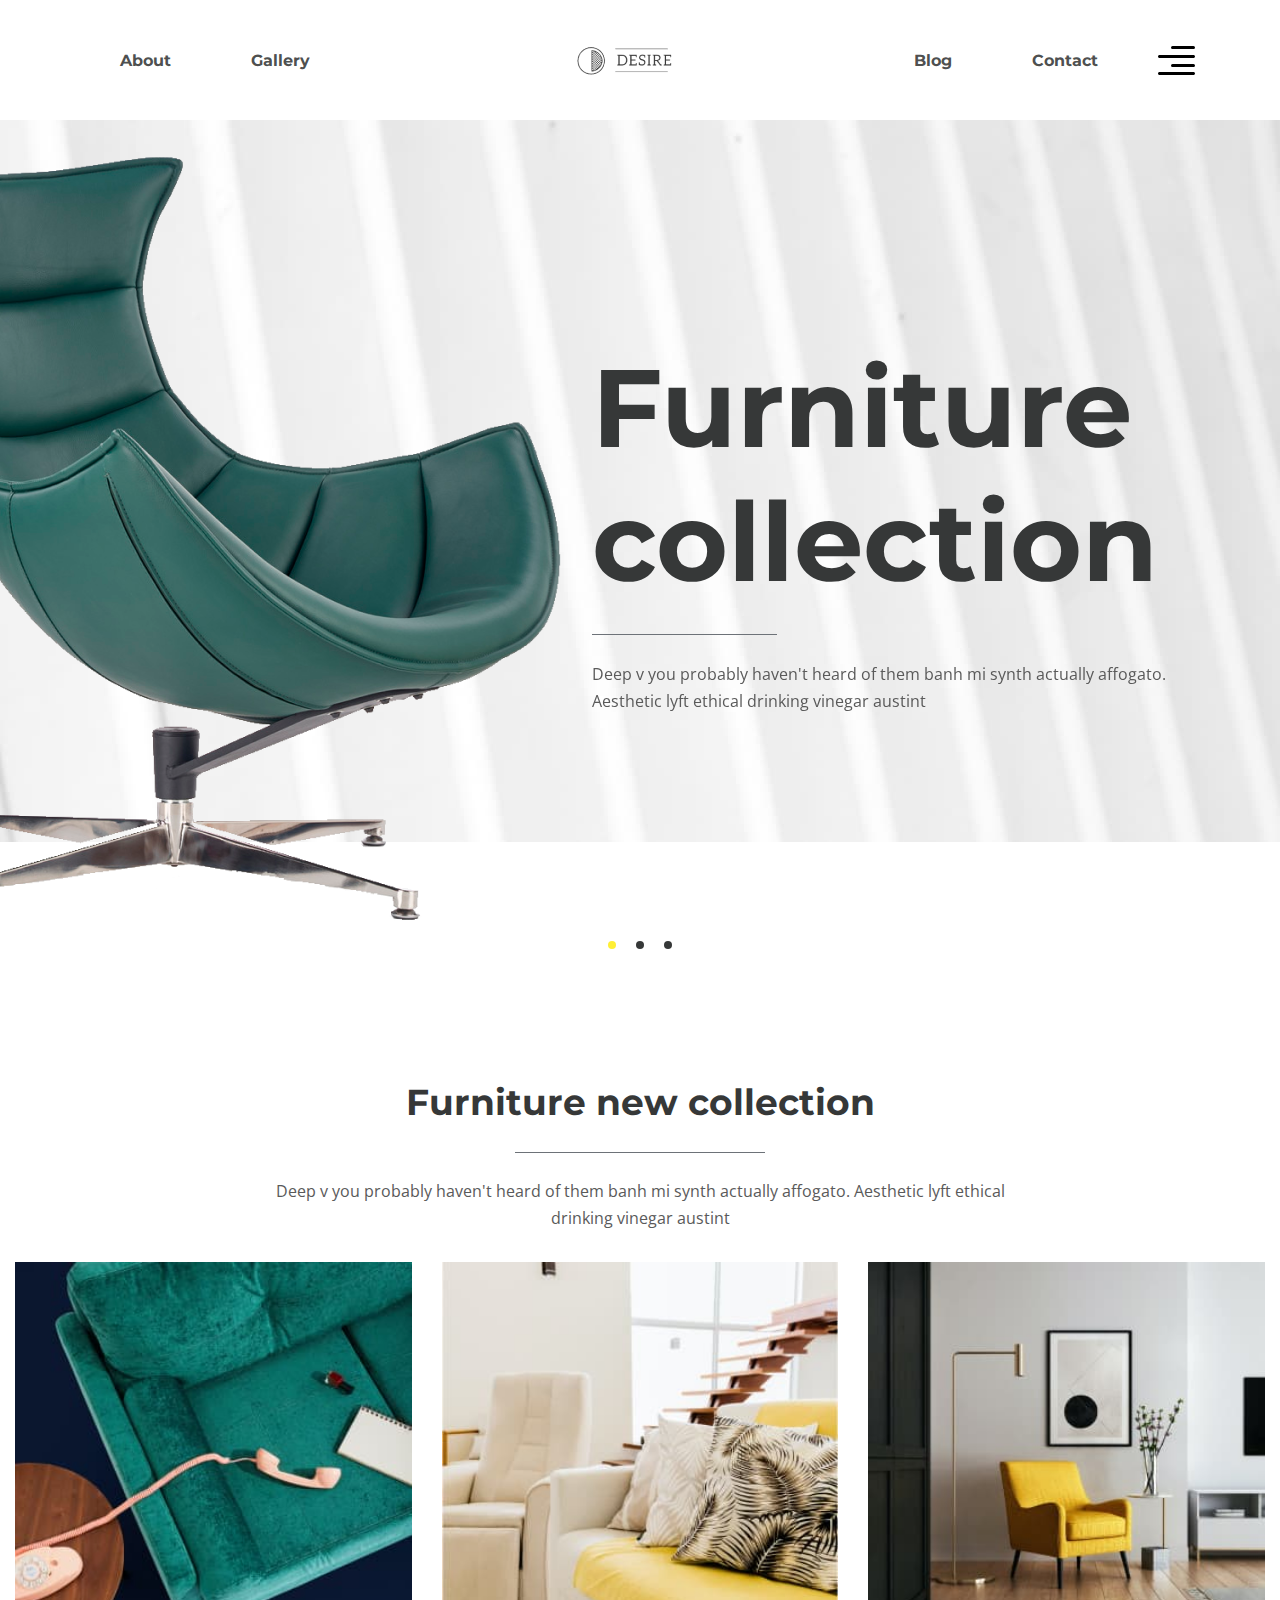
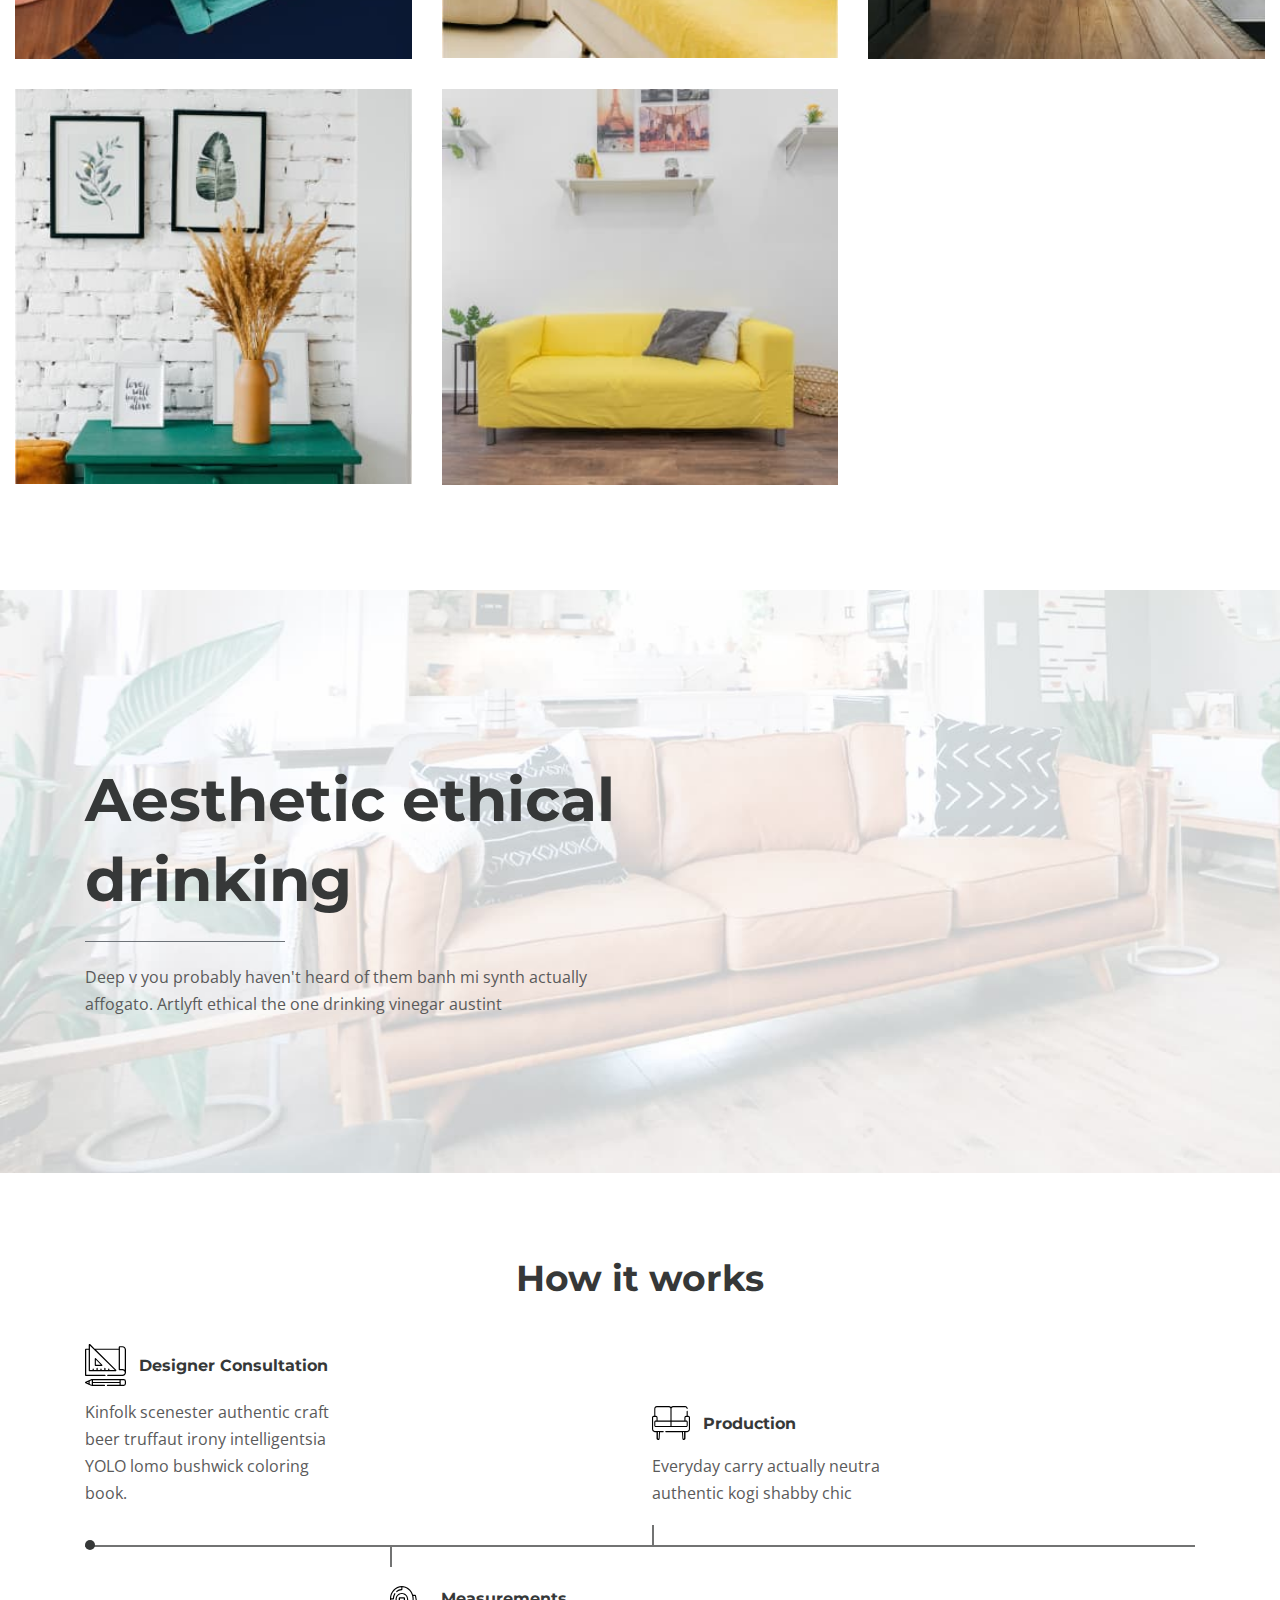
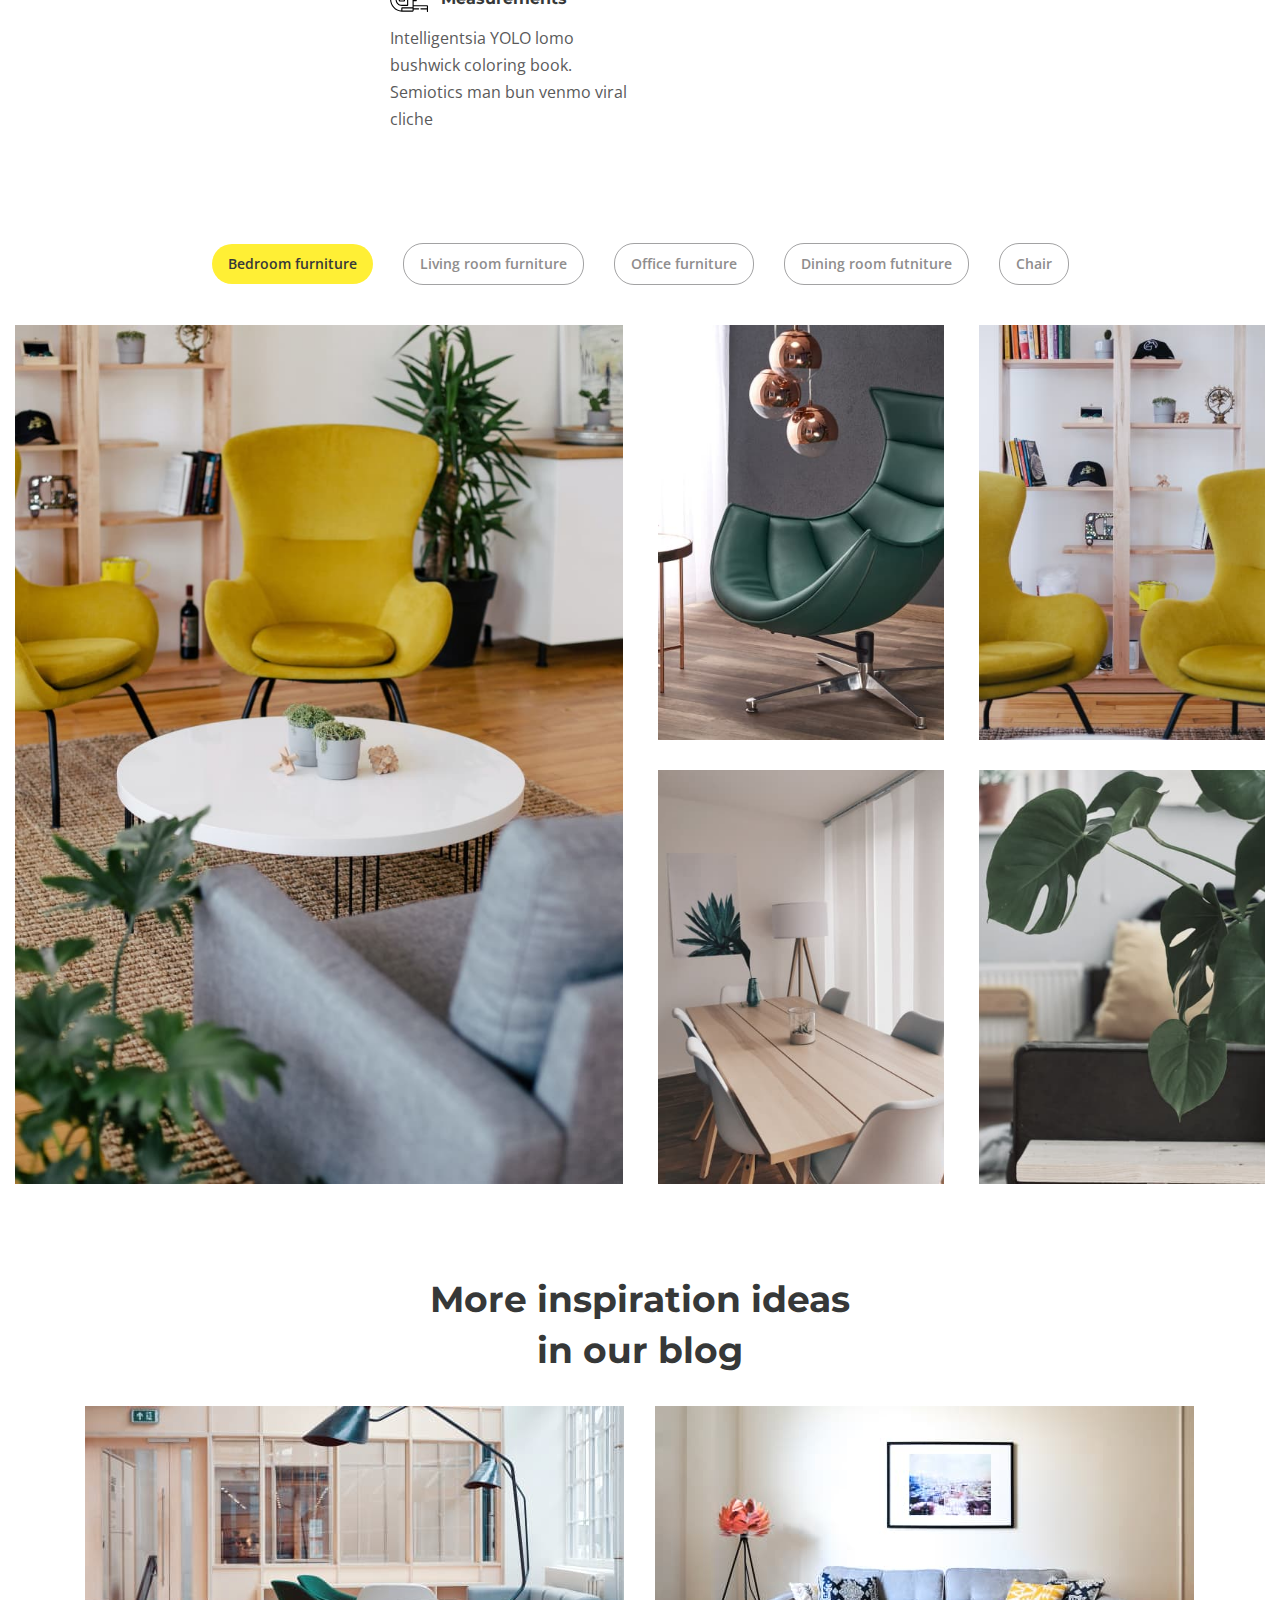
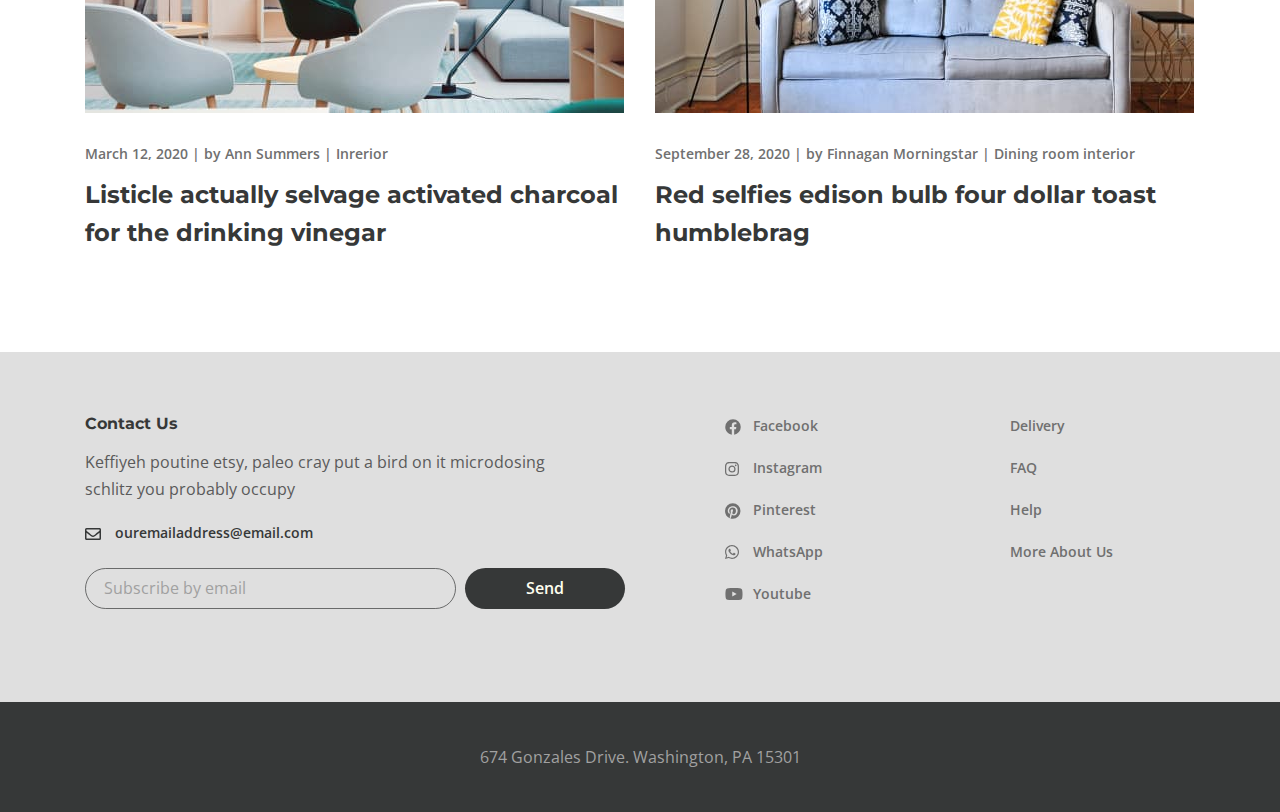
<file: index.html>
<!DOCTYPE html>
<html lang="en">

<head>
  <link rel="apple-touch-icon" sizes="180x180" href="apple-touch-icon.png">
  <link rel="icon" type="image/png" sizes="32x32" href="favicon-32x32.png">
  <link rel="icon" type="image/png" sizes="16x16" href="favicon-16x16.png">
  <link rel="manifest" href="site.webmanifest">
  <meta name="msapplication-TileColor" content="#da532c">
  <meta name="theme-color" content="#ffffff">
  <meta charset="UTF-8">
  <meta name="viewport" content="width=device-width, initial-scale=1.0">
  <title>Desire</title>
  <link rel="preconnect" href="https://fonts.gstatic.com">
  <link href="https://fonts.googleapis.com/css2?family=Montserrat:wght@700&family=Open+Sans:wght@400;600&display=swap" rel="stylesheet">
  <link rel="stylesheet" href="css/style.min.css">
</head>

<body>
  <div class="wrapper">
  <header class="header">
    <div class="container">
      <div class="header__inner">
        <nav class="menu">
          <ul class="menu__list">
            <li class="menu__list-item">
              <a class="menu__list-link" href="about.html">About</a>
            </li>
            <li class="menu__list-item">
              <a class="menu__list-link" href="gallery.html">Gallery</a>
            </li>
          </ul>
        </nav>
        <a class="logo" href="#">
          <img src="images/logo.png" alt="logo">
        </a>
        <nav class="menu">
          <ul class="menu__list">
            <li class="menu__list-item">
              <a class="menu__list-link" href="blog.html">Blog</a>
            </li>
            <li class="menu__list-item">
              <a class="menu__list-link" href="contact.html">Contact</a>
            </li>
          </ul>
        </nav>
        <button class="header__btn-menu">
          <span></span>
          <span></span>
          <span></span>
        </button>
        <button class="header__btn">
          <img src="images/menu-icon.svg" alt="icon">
        </button>

        <div class="rightside-menu rightside-menu--close">
          <button class="rightside-menu__close">
            <img src="images/close.svg" alt="close">
          </button>
          <div class="rightside-menu__content">
            <a class="rightside-menu__logo" href="#">
              <img src="images/logo-big.png" alt="logo">
            </a>
            <h4 class="rightside-menu__title">Furniture for life</h4>
            <p class="rightside-menu__text">
              Sustainable hot chicken skateboard, dreamcatcher meggings actually squid. Slow-carb everyday carry +1 art party microdosing, put a bird on it brooklyn
            </p>
            <img class="rightside-menu__img" src="images/content/rightside-img.jpg" alt="image">
          </div>
          
        </div>
      </div>
    </div>
  </header>
  


    <main class="main">
      
      <section class="top">
          <div class="top__inner">
            <div class="top__slider">
              
              <div class="top__slider-item">
                <img class="top__slider-img" src="images/content/slider-img.png" alt="image">
                <div class="top__slider-info">
                  <h2 class="top__slider-title">
                    Furniture 
                    collection
                  </h2>
                  <p class="top__slider-text">
                    Deep v you probably haven't heard of them banh mi synth actually affogato. Aesthetic lyft ethical drinking vinegar austint
                  </p>
                </div>
              </div>
              
              <div class="top__slider-item">
                <img class="top__slider-img" src="images/content/slider-img.png" alt="image">
                <div class="top__slider-info">
                  <h2 class="top__slider-title">
                    Furniture 
                    collection
                  </h2>
                  <p class="top__slider-text">
                    Deep v you probably haven't heard of them banh mi synth actually affogato. Aesthetic lyft ethical drinking vinegar austint
                  </p>
                </div>
              </div>
              
              <div class="top__slider-item">
                <img class="top__slider-img" src="images/content/slider-img.png" alt="image">
                <div class="top__slider-info">
                  <h2 class="top__slider-title">
                    Furniture 
                    collection
                  </h2>
                  <p class="top__slider-text">
                    Deep v you probably haven't heard of them banh mi synth actually affogato. Aesthetic lyft ethical drinking vinegar austint
                  </p>
                </div>
              </div>

            </div>
        </div>
      </section>



      <section class="new-collection">
        <div class="container-fluid">
          <h2 class="new-collection__title">Furniture new collection</h2>
          <p class="new-collection__text">
            Deep v you probably haven't heard of them banh mi synth actually affogato. Aesthetic lyft ethical drinking vinegar austint
          </p>
          <div class="collection">
            
            <a class="collection__item" href="#">
              <img class="collection__img" src="images/content/collection-1.jpg" alt="image">
              <div class="collection__info">
                <h6 class="collection__info-title">
                Truffaut literally trust
                </h6>
                <p class="collection__info-text">
                  Living room furntiture | Chair
                </p>
              </div>
            </a>
            <a class="collection__item" href="#">
              <img class="collection__img" src="images/content/collection-2.jpg" alt="image">
              <div class="collection__info">
                <h6 class="collection__info-title">
                Truffaut literally trust
                </h6>
                <p class="collection__info-text">
                  Living room furntiture | Chair
                </p>
              </div>
            </a>
            <a class="collection__item" href="#">
              <img class="collection__img" src="images/content/collection-3.jpg" alt="image">
              <div class="collection__info">
                <h6 class="collection__info-title">
                Truffaut literally trust
                </h6>
                <p class="collection__info-text">
                  Living room furntiture | Chair
                </p>
              </div>
            </a>
            <a class="collection__item" href="#">
              <img class="collection__img" src="images/content/collection-4.jpg" alt="image">
              <div class="collection__info">
                <h6 class="collection__info-title">
                Truffaut literally trust
                </h6>
                <p class="collection__info-text">
                  Living room furntiture | Chair
                </p>
              </div>
            </a>
            <a class="collection__item" href="#">
              <img class="collection__img" src="images/content/collection-5.jpg" alt="image">
              <div class="collection__info">
                <h6 class="collection__info-title">
                Truffaut literally trust
                </h6>
                <p class="collection__info-text">
                  Living room furntiture | Chair
                </p>
              </div>
            </a>
          </div>
        </div>
      </section>



      <section class="decor">
        <div class="container">
          <h2 class="decor__title">Aesthetic ethical drinking</h2>
          <p class="decor__text">
            Deep v you probably haven't heard of them banh mi synth actually affogato. Artlyft ethical the one drinking vinegar austint
          </p>
        </div>
      </section>



      <section class="works-path">
        <div class="container">
          <h2 class="works-path__title">How it works</h2>
          <div class="works-path__items">
            <div class="works-path__items-box">
              <div class="works-path__item works-path__item--consultation">
                <img class="works-path__item-img" src="images/works-icon1.svg" alt="icon">
                <h6 class="works-path__item-title">Designer Consultation</h6>
                <p class="works-path__item-text">
                  Kinfolk scenester authentic craft beer truffaut irony intelligentsia YOLO lomo bushwick coloring book.
              </div>
              <div class="works-path__item works-path__item--production">
                <img class="works-path__item-img" src="images/works-icon2.svg" alt="icon">
                <h6 class="works-path__item-title">Production</h6>
                <p class="works-path__item-text">
                  Everyday carry actually neutra authentic kogi shabby chic
                </p>
              </div>
            </div>
            <div class="works-path__item works-path__item--measurements">
              <img class="works-path__item-img" src="images/works-icon3.svg" alt="icon">
              <h6 class="works-path__item-title">Measurements</h6>
              <p class="works-path__item-text">
                Intelligentsia YOLO lomo bushwick coloring book. Semiotics man bun venmo viral cliche
              </p>
            </div>
          </div>
        </div>
      </section>



      <div class="gallery">
        <div class="container-fluid">
          <div class="gallery__buttons">
            <button class="gallery__btn" data-filter=".bedroom">Bedroom furniture</button>
            <button class="gallery__btn" data-filter=".living">Living room furniture</button>
            <button class="gallery__btn" data-filter=".office">Office furniture</button>
            <button class="gallery__btn" data-filter=".dining">Dining room futniture</button>
            <button class="gallery__btn" data-filter=".chair">Chair</button>
          </div>
          <div class="gallery__inner">
            
            <div class="gallery__items mix bedroom">
              <a class="gallery__item" href="#">
                <img class="gallery__item-img" src="images/gallery/1.jpg" alt="image">
              </a>
              <a class="gallery__item" href="#">
                <img class="gallery__item-img" src="images/gallery/2.jpg" alt="image">
              </a>
              <a class="gallery__item" href="#">
                <img class="gallery__item-img" src="images/gallery/3.jpg" alt="image">
              </a>
              <a class="gallery__item" href="#">
                <img class="gallery__item-img" src="images/gallery/4.jpg" alt="image">
              </a>
              <a class="gallery__item" href="#">
                <img class="gallery__item-img" src="images/gallery/5.jpg" alt="image">
              </a>
            </div>

            <div class="gallery__items mix living">
              <a class="gallery__item" href="#">
                <img class="gallery__item-img" src="images/gallery/1.jpg" alt="image">
              </a>
              <a class="gallery__item" href="#">
                <img class="gallery__item-img" src="images/gallery/2.jpg" alt="image">
              </a>
              <a class="gallery__item" href="#">
                <img class="gallery__item-img" src="images/gallery/3.jpg" alt="image">
              </a>
              <a class="gallery__item" href="#">
                <img class="gallery__item-img" src="images/gallery/4.jpg" alt="image">
              </a>
              <a class="gallery__item" href="#">
                <img class="gallery__item-img" src="images/gallery/5.jpg" alt="image">
              </a>
            </div>

            <div class="gallery__items mix office">
              <a class="gallery__item" href="#">
                <img class="gallery__item-img" src="images/gallery/1.jpg" alt="image">
              </a>
              <a class="gallery__item" href="#">
                <img class="gallery__item-img" src="images/gallery/2.jpg" alt="image">
              </a>
              <a class="gallery__item" href="#">
                <img class="gallery__item-img" src="images/gallery/3.jpg" alt="image">
              </a>
              <a class="gallery__item" href="#">
                <img class="gallery__item-img" src="images/gallery/4.jpg" alt="image">
              </a>
              <a class="gallery__item" href="#">
                <img class="gallery__item-img" src="images/gallery/5.jpg" alt="image">
              </a>
            </div>

            <div class="gallery__items mix dining">
              <a class="gallery__item" href="#">
                <img class="gallery__item-img" src="images/gallery/1.jpg" alt="image">
              </a>
              <a class="gallery__item" href="#">
                <img class="gallery__item-img" src="images/gallery/2.jpg" alt="image">
              </a>
              <a class="gallery__item" href="#">
                <img class="gallery__item-img" src="images/gallery/3.jpg" alt="image">
              </a>
              <a class="gallery__item" href="#">
                <img class="gallery__item-img" src="images/gallery/4.jpg" alt="image">
              </a>
              <a class="gallery__item" href="#">
                <img class="gallery__item-img" src="images/gallery/5.jpg" alt="image">
              </a>
            </div>

            <div class="gallery__items mix chair">
              <a class="gallery__item" href="#">
                <img class="gallery__item-img" src="images/gallery/1.jpg" alt="image">
              </a>
              <a class="gallery__item" href="#">
                <img class="gallery__item-img" src="images/gallery/2.jpg" alt="image">
              </a>
              <a class="gallery__item" href="#">
                <img class="gallery__item-img" src="images/gallery/3.jpg" alt="image">
              </a>
              <a class="gallery__item" href="#">
                <img class="gallery__item-img" src="images/gallery/4.jpg" alt="image">
              </a>
              <a class="gallery__item" href="#">
                <img class="gallery__item-img" src="images/gallery/5.jpg" alt="image">
              </a>
            </div>

          </div>
        </div>
      </div>



      <section class="blog-box">
        <div class="container">
          <h2 class="blog-box__title">More inspiration ideas in our blog</h2>
          <div class="blog-box__items">
            
            <div class="blog-box__item">
              <a class="blog-box__img-link" href="blog-one.html">
                <img class="blog-box__img" src="images/blog/1.jpg" alt="image">
              </a>
              <div class="blog-box__links">
                <span class="blog-box__date">March 12, 2020</span> |
                <a class="blog-box__author" href="#">by Ann Summers</a> |
                <a class="blog-box__theme" href="#">Inrerior</a>
              </div>
              <a class="blog-box__item-titlelink" href="blog-one.html">
                <h3 class="blog-box__item-title">
                  Listicle actually selvage activated charcoal for the drinking vinegar
                </h3>
              </a>  
            </div>

            <div class="blog-box__item">
              <a class="blog-box__img-link" href="blog-one.html">
                <img class="blog-box__img" src="images/blog/2.jpg" alt="image">
              </a>
              <div class="blog-box__links">
                <span class="blog-box__date">September 28, 2020</span> |
                <a class="blog-box__author" href="#">by Finnagan Morningstar</a> |
                <a class="blog-box__theme" href="#">Dining room interior</a>
              </div>
              <a class="blog-box__item-titlelink" href="blog-one.html">
                <h3 class="blog-box__item-title">
                  Red selfies edison bulb four dollar toast humblebrag
                </h3>
              </a>  
            </div>
            
          </div>
        </div>
      </section>

    </main>
    


    <footer class="footer">
      <div class="footer__content">
        <div class="container">
          <div class="footer__inner">
            <div class="footer__info">
              <h6 class="footer__info-title">Contact Us</h6>
              <p class="footer__info-text">
                Keffiyeh poutine etsy, paleo cray put a bird on it microdosing schlitz you probably occupy
              </p>
              <a class="info-email" href="mailto:ouremailaddress@email.com">ouremailaddress@email.com</a>
              <form class="footer__form">
                <input class="footer__form-input" type="email" placeholder="Subscribe by email">
                <button class="footer__form-btn" type="submit">Send</button>
              </form>
            </div>
            <ul class="footer__social">
              <li class="footer__social-item">
                <a class="footer__social-link footer__social-link--facebook" href="#">Facebook</a>
              </li>
              <li class="footer__social-item">
                <a class="footer__social-link footer__social-link--instagram" href="#">Instagram</a>
              </li>
              <li class="footer__social-item">
                <a class="footer__social-link footer__social-link--pinterest" href="#">Pinterest</a>
              </li>
              <li class="footer__social-item">
                <a class="footer__social-link footer__social-link--whatsapp" href="#">WhatsApp</a>
              </li>
              <li class="footer__social-item">
                <a class="footer__social-link footer__social-link--youtube" href="#">Youtube</a>
              </li>
            </ul>
            <nav class="footer__menu">
              <ul class="footer__menu-list">
                <li class="footer__menu-item">
                  <a class="footer__menu-link" href="#">Delivery</a>
                </li>
                <li class="footer__menu-item">
                  <a class="footer__menu-link" href="#">FAQ</a>
                </li>
                <li class="footer__menu-item">
                  <a class="footer__menu-link" href="#">Help</a>
                </li>
                <li class="footer__menu-item">
                  <a class="footer__menu-link" href="#">More About Us</a>
                </li>
              </ul>
            </nav>
          </div>
        </div>
      </div>
      <div class="footer__copyright">
        <div class="container">
          <p>674 Gonzales Drive.   Washington, PA 15301</p>
        </div>
        
      </div>
    </footer> 
  </div>



  <script src="js/main.min.js"></script>
</body>

</html>
</file>
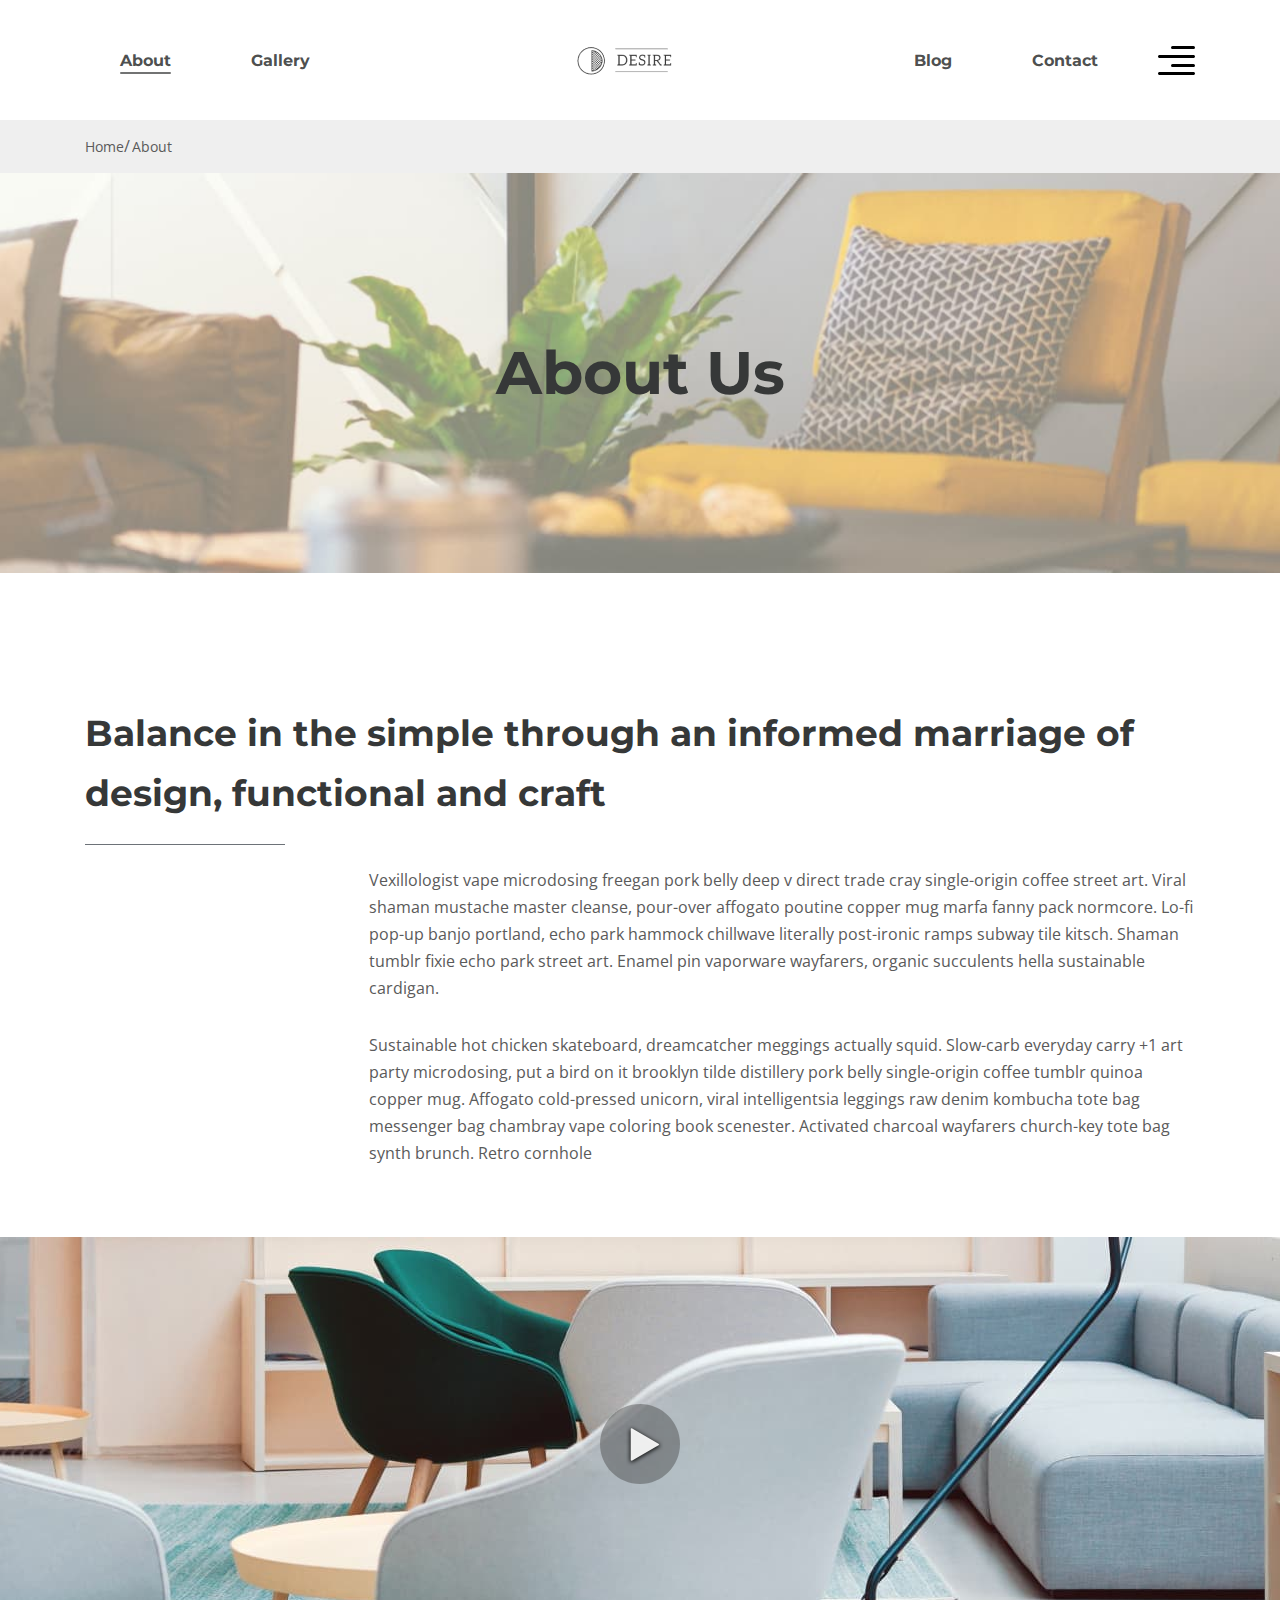
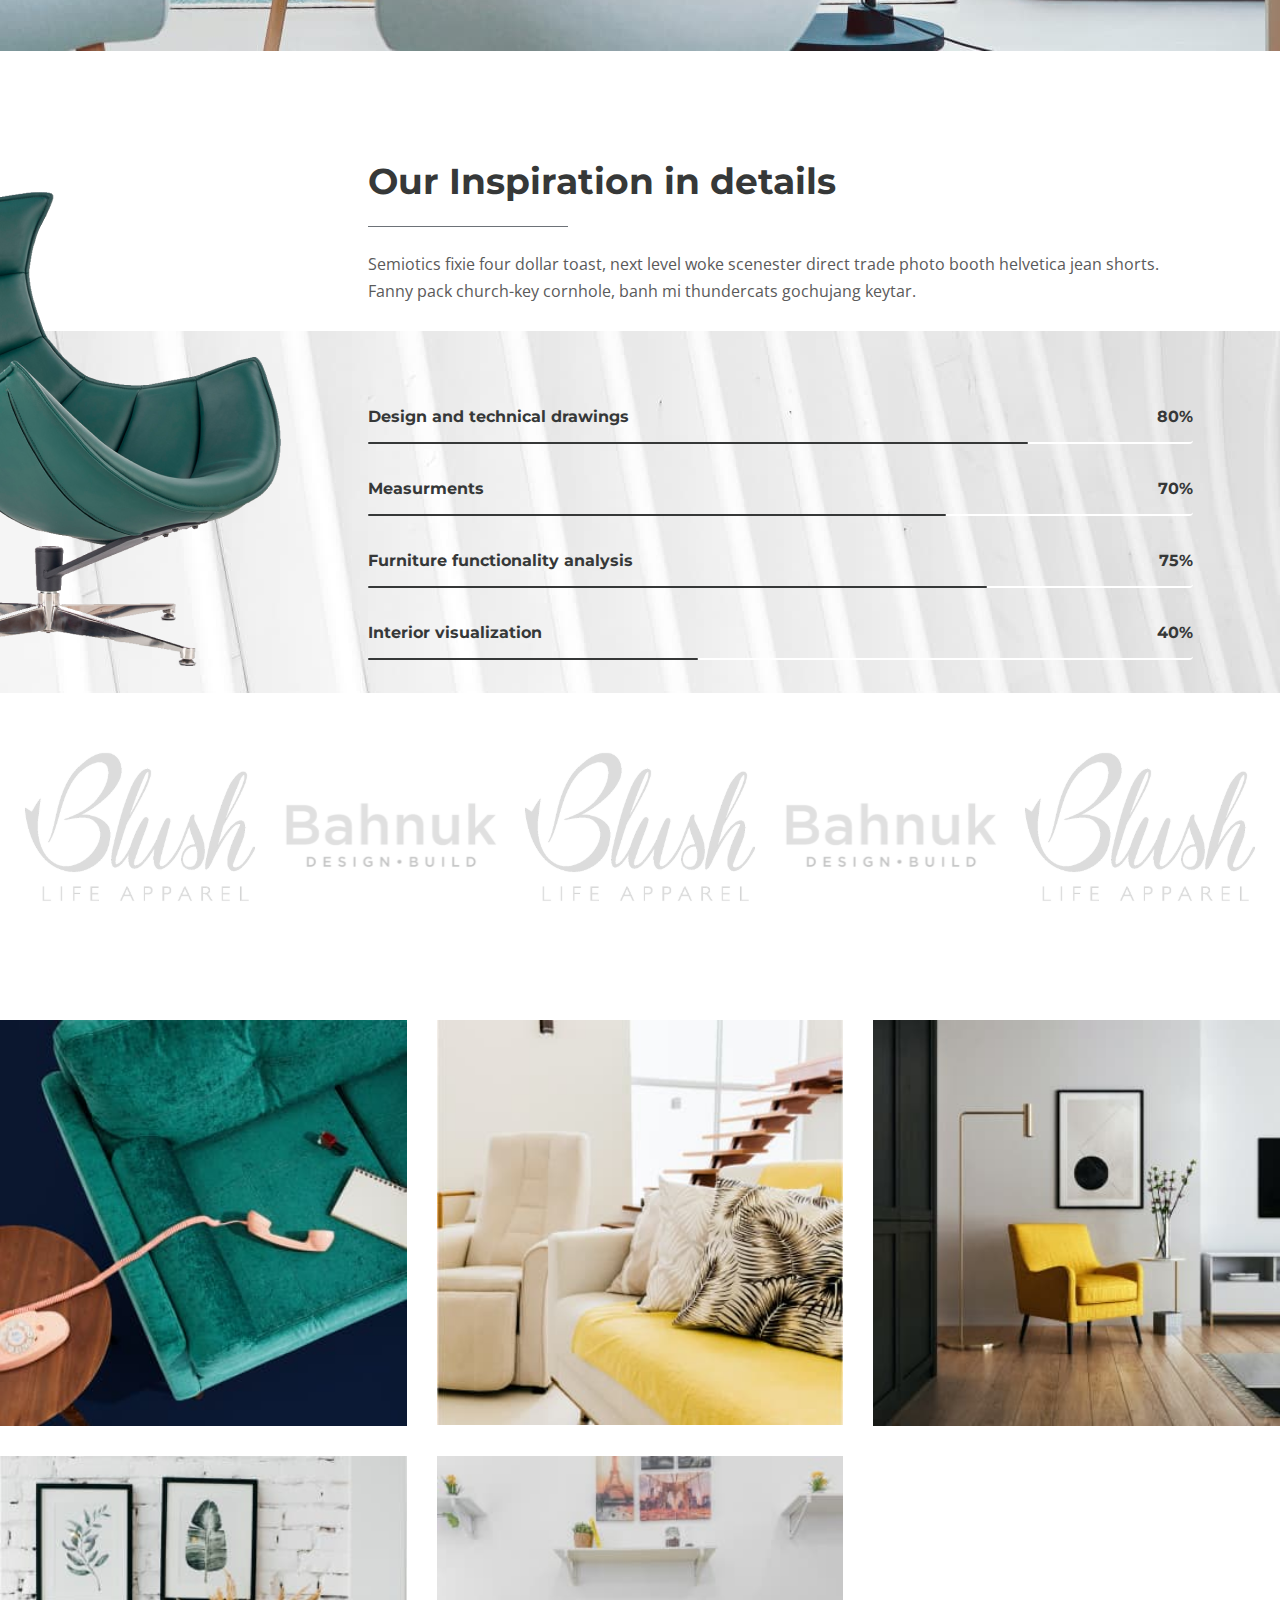
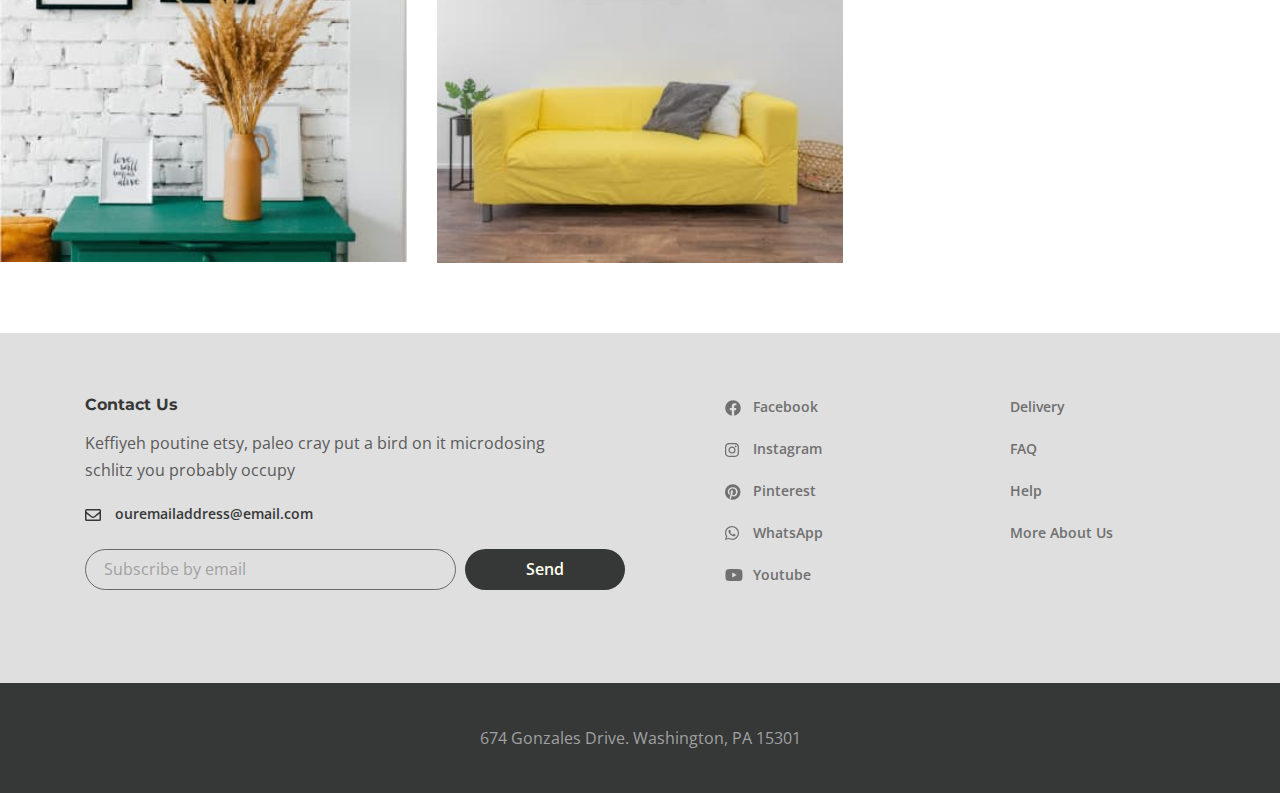
<file: about.html>
<!DOCTYPE html>
<html lang="en">

<head>
  <link rel="apple-touch-icon" sizes="180x180" href="apple-touch-icon.png">
  <link rel="icon" type="image/png" sizes="32x32" href="favicon-32x32.png">
  <link rel="icon" type="image/png" sizes="16x16" href="favicon-16x16.png">
  <link rel="manifest" href="site.webmanifest">
  <meta name="msapplication-TileColor" content="#da532c">
  <meta name="theme-color" content="#ffffff">
  <meta charset="UTF-8">
  <meta name="viewport" content="width=device-width, initial-scale=1.0">
  <title>About us</title>
  <link rel="preconnect" href="https://fonts.gstatic.com">
  <link href="https://fonts.googleapis.com/css2?family=Montserrat:wght@700&family=Open+Sans:wght@400;600&display=swap" rel="stylesheet">
  <link rel="stylesheet" href="css/style.min.css">
</head>

<body>
  <div class="wrapper">
  <header class="header">
    <div class="container">
      <div class="header__inner">
        <nav class="menu">
          <ul class="menu__list">
            <li class="menu__list-item">
              <a class="menu__list-link menu__list-link--active" href="about.html">About</a>
            </li>
            <li class="menu__list-item">
              <a class="menu__list-link" href="gallery.html">Gallery</a>
            </li>
          </ul>
        </nav>
        <a class="logo" href="index.html">
          <img src="images/logo.png" alt="logo">
        </a>
        <nav class="menu">
          <ul class="menu__list">
            <li class="menu__list-item">
              <a class="menu__list-link" href="blog.html">Blog</a>
            </li>
            <li class="menu__list-item">
              <a class="menu__list-link" href="contact.html">Contact</a>
            </li>
          </ul>
        </nav>
        <button class="header__btn-menu">
          <span></span>
          <span></span>
          <span></span>
        </button>
        <button class="header__btn">
          <img src="images/menu-icon.svg" alt="icon">
        </button>

        <div class="rightside-menu rightside-menu--close">
          <button class="rightside-menu__close">
            <img src="images/close.svg" alt="close">
          </button>
          <div class="rightside-menu__content">
            <a class="rightside-menu__logo" href="#">
              <img src="images/logo-big.png" alt="logo">
            </a>
            <h4 class="rightside-menu__title">Furniture for life</h4>
            <p class="rightside-menu__text">
              Sustainable hot chicken skateboard, dreamcatcher meggings actually squid. Slow-carb everyday carry +1 art party microdosing, put a bird on it brooklyn
            </p>
            <img class="rightside-menu__img" src="images/content/rightside-img.jpg" alt="image">
          </div>
          
        </div>
      </div>
    </div>
  </header>
  


    <main class="main">
      <div class="breadcrumbs">
        <div class="container">
          <ul class="breadcrumbs__list">
            
            <li class="breadcrumbs__item">
              <a class="breadcrumbs__item-link" href="index.html">Home</a>
            </li>
            
            <li class="breadcrumbs__item">
              <a class="breadcrumbs__item-link" href="#">About</a>
            </li>

          </ul>
        </div>
      </div>



      <section class="about">
        <div class="about__prev">
          <div class="container">
            <h2 class="about__prev-title">About Us</h2>
          </div>
        </div>
        <div class="about__content">
          <div class="container">
            <h3 class="about__content-title">
              Balance in the simple through an informed marriage of design, functional and craft
            </h3>
            <div class="about__content-text">
              <p>
                Vexillologist vape microdosing freegan pork belly deep v direct trade cray single-origin coffee street art. Viral shaman mustache master cleanse, pour-over affogato poutine copper mug marfa fanny pack normcore. Lo-fi pop-up banjo portland, echo park hammock chillwave literally post-ironic ramps subway tile kitsch. Shaman tumblr fixie echo park street art. Enamel pin vaporware wayfarers, organic succulents hella sustainable cardigan.
              </p>
              <p>
                Sustainable hot chicken skateboard, dreamcatcher meggings actually squid. Slow-carb everyday carry +1 art party microdosing, put a bird on it brooklyn tilde distillery pork belly single-origin coffee tumblr quinoa copper mug. Affogato cold-pressed unicorn, viral intelligentsia leggings raw denim kombucha tote bag messenger bag chambray vape coloring book scenester. Activated charcoal wayfarers church-key tote bag synth brunch. Retro cornhole
              </p>
            </div>
          </div>
        </div>
        <div class="about__popup">
          <a class="about__popup-play" data-fancybox href="https://youtu.be/LUqfWd8eCeU">
            <img class="about__popup-btn" src="images/play-button.svg" alt="play button">
          </a>
        </div>
      </section>


      <section class="inspiration">
        <div class="container-fluid">
          <div class="inspiration__inner">
            <img class="inspiration__img" src="images/inspiration-decor.png" alt="image">
            <div class="inspiration__content">
              <h3 class="inspiration__title">Our Inspiration in details</h3>
              <p class="inspiration__text">
                Semiotics fixie four dollar toast, next level woke scenester direct trade photo booth helvetica jean shorts. Fanny pack church-key cornhole, banh mi thundercats gochujang keytar.
              </p>
              <ul class="inspiration__list">
                
                <li class="inspiration__item">
                  <div class="inspiration__item-content">
                    <p class="inspiration__item-text">Design and technical drawings</p>
                    <p class="inspiration__item-num">80%</p>
                  </div>
                  <div class="inspiration__line" style="width: 80%;"></div>
                </li>

                <li class="inspiration__item">
                  <div class="inspiration__item-content">
                    <p class="inspiration__item-text">Measurments</p>
                    <p class="inspiration__item-num">70%</p>
                  </div>
                  <div class="inspiration__line" style="width: 70%;"></div>
                </li>

                <li class="inspiration__item">
                  <div class="inspiration__item-content">
                    <p class="inspiration__item-text">Furniture functionality analysis</p>
                    <p class="inspiration__item-num">75%</p>
                  </div>
                  <div class="inspiration__line" style="width: 75%;"></div>
                </li>

                <li class="inspiration__item">
                  <div class="inspiration__item-content">
                    <p class="inspiration__item-text">Interior visualization</p>
                    <p class="inspiration__item-num">40%</p>
                  </div>
                  <div class="inspiration__line" style="width: 40%;"></div>
                </li>

              </ul>
            </div>
          </div>
        </div>
      </section>


      <div class="partners">
        <div class="container-fluid">
          <div class="partners__items">
            <img class="partners__item" src="images/partners/blush.svg" alt="image">
            <img class="partners__item" src="images/partners/bahnuk.svg" alt="image">
            <img class="partners__item" src="images/partners/blush.svg" alt="image">
            <img class="partners__item" src="images/partners/bahnuk.svg" alt="image">
            <img class="partners__item" src="images/partners/blush.svg" alt="image">
          </div>
        </div>
      </div>



      <div class="collection">
            
            <a class="collection__item" href="#">
              <img class="collection__img" src="images/content/collection-1.jpg" alt="image">
              <div class="collection__info">
                <h6 class="collection__info-title">
                Truffaut literally trust
                </h6>
                <p class="collection__info-text">
                  Living room furntiture | Chair
                </p>
              </div>
            </a>
            <a class="collection__item" href="#">
              <img class="collection__img" src="images/content/collection-2.jpg" alt="image">
              <div class="collection__info">
                <h6 class="collection__info-title">
                Truffaut literally trust
                </h6>
                <p class="collection__info-text">
                  Living room furntiture | Chair
                </p>
              </div>
            </a>
            <a class="collection__item" href="#">
              <img class="collection__img" src="images/content/collection-3.jpg" alt="image">
              <div class="collection__info">
                <h6 class="collection__info-title">
                Truffaut literally trust
                </h6>
                <p class="collection__info-text">
                  Living room furntiture | Chair
                </p>
              </div>
            </a>
            <a class="collection__item" href="#">
              <img class="collection__img" src="images/content/collection-4.jpg" alt="image">
              <div class="collection__info">
                <h6 class="collection__info-title">
                Truffaut literally trust
                </h6>
                <p class="collection__info-text">
                  Living room furntiture | Chair
                </p>
              </div>
            </a>
            <a class="collection__item" href="#">
              <img class="collection__img" src="images/content/collection-5.jpg" alt="image">
              <div class="collection__info">
                <h6 class="collection__info-title">
                Truffaut literally trust
                </h6>
                <p class="collection__info-text">
                  Living room furntiture | Chair
                </p>
              </div>
            </a>
          </div>
    </main>
    


    <footer class="footer">
      <div class="footer__content">
        <div class="container">
          <div class="footer__inner">
            <div class="footer__info">
              <h6 class="footer__info-title">Contact Us</h6>
              <p class="footer__info-text">
                Keffiyeh poutine etsy, paleo cray put a bird on it microdosing schlitz you probably occupy
              </p>
              <a class="info-email" href="mailto:ouremailaddress@email.com">ouremailaddress@email.com</a>
              <form class="footer__form">
                <input class="footer__form-input" type="email" placeholder="Subscribe by email">
                <button class="footer__form-btn" type="submit">Send</button>
              </form>
            </div>
            <ul class="footer__social">
              <li class="footer__social-item">
                <a class="footer__social-link footer__social-link--facebook" href="#">Facebook</a>
              </li>
              <li class="footer__social-item">
                <a class="footer__social-link footer__social-link--instagram" href="#">Instagram</a>
              </li>
              <li class="footer__social-item">
                <a class="footer__social-link footer__social-link--pinterest" href="#">Pinterest</a>
              </li>
              <li class="footer__social-item">
                <a class="footer__social-link footer__social-link--whatsapp" href="#">WhatsApp</a>
              </li>
              <li class="footer__social-item">
                <a class="footer__social-link footer__social-link--youtube" href="#">Youtube</a>
              </li>
            </ul>
            <nav class="footer__menu">
              <ul class="footer__menu-list">
                <li class="footer__menu-item">
                  <a class="footer__menu-link" href="#">Delivery</a>
                </li>
                <li class="footer__menu-item">
                  <a class="footer__menu-link" href="#">FAQ</a>
                </li>
                <li class="footer__menu-item">
                  <a class="footer__menu-link" href="#">Help</a>
                </li>
                <li class="footer__menu-item">
                  <a class="footer__menu-link" href="#">More About Us</a>
                </li>
              </ul>
            </nav>
          </div>
        </div>
      </div>
      <div class="footer__copyright">
        <div class="container">
          <p>674 Gonzales Drive.   Washington, PA 15301</p>
        </div>
        
      </div>
    </footer> 
  </div>



  <script src="js/main.min.js"></script>
</body>

</html>
</file>
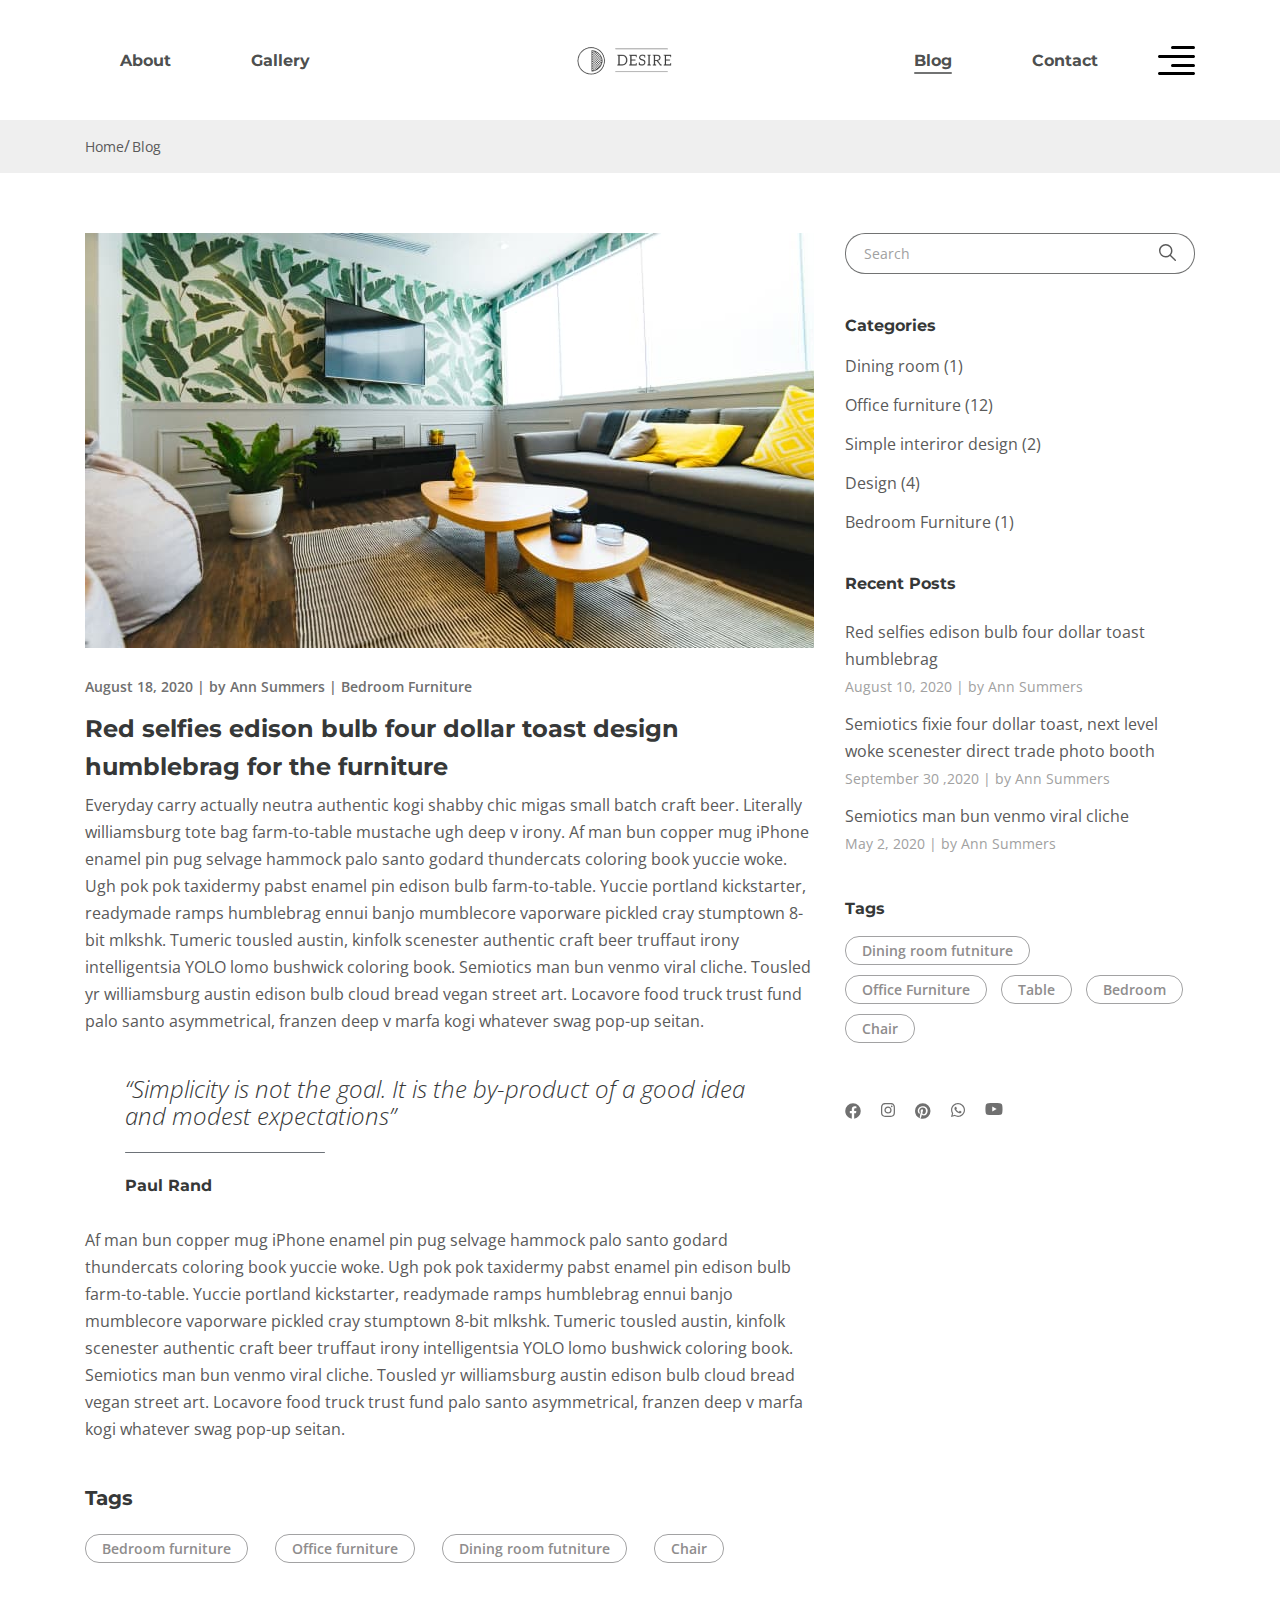
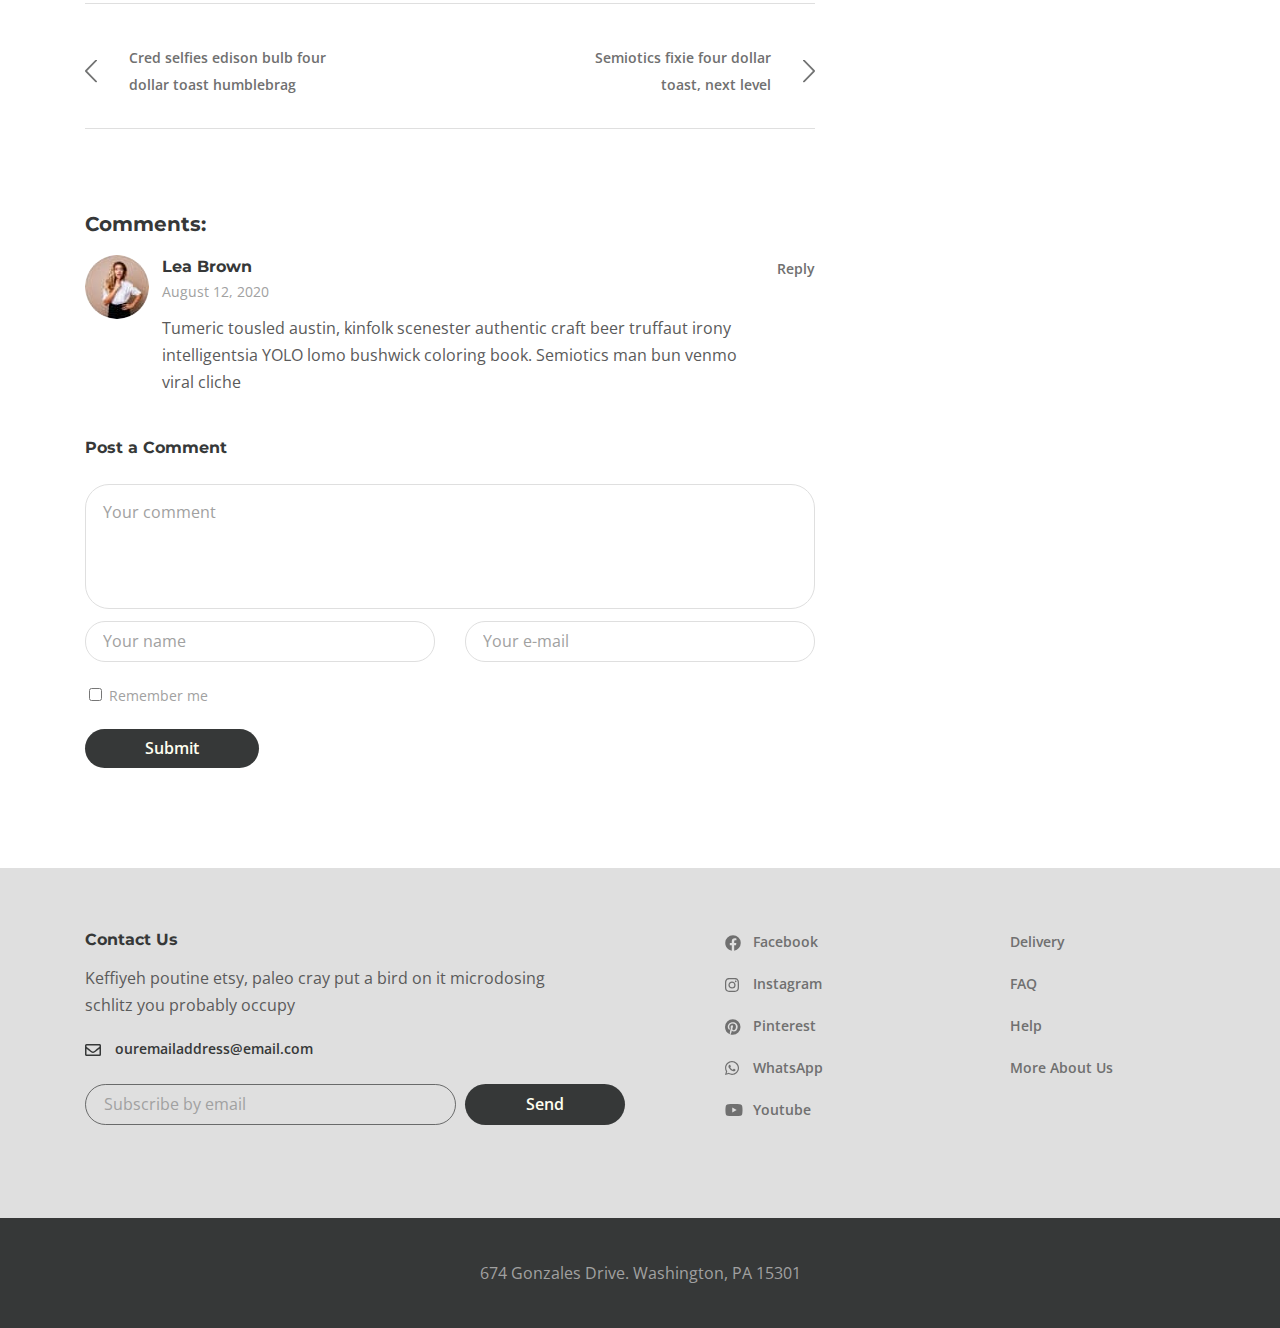
<file: blog-one.html>
<!DOCTYPE html>
<html lang="en">

<head>
  <link rel="apple-touch-icon" sizes="180x180" href="apple-touch-icon.png">
  <link rel="icon" type="image/png" sizes="32x32" href="favicon-32x32.png">
  <link rel="icon" type="image/png" sizes="16x16" href="favicon-16x16.png">
  <link rel="manifest" href="site.webmanifest">
  <meta name="msapplication-TileColor" content="#da532c">
  <meta name="theme-color" content="#ffffff">
  <meta charset="UTF-8">
  <meta name="viewport" content="width=device-width, initial-scale=1.0">
  <title>Article</title>
  <link rel="preconnect" href="https://fonts.gstatic.com">
  <link href="https://fonts.googleapis.com/css2?family=Montserrat:wght@700&family=Open+Sans:wght@400;600&display=swap" rel="stylesheet">
  <link rel="stylesheet" href="css/style.min.css">
</head>

<body>
  <div class="wrapper">
  <header class="header">
    <div class="container">
      <div class="header__inner">
        <nav class="menu">
          <ul class="menu__list">
            <li class="menu__list-item">
              <a class="menu__list-link" href="about.html">About</a>
            </li>
            <li class="menu__list-item">
              <a class="menu__list-link" href="gallery.html">Gallery</a>
            </li>
          </ul>
        </nav>
        <a class="logo" href="index.html">
          <img src="images/logo.png" alt="logo">
        </a>
        <nav class="menu">
          <ul class="menu__list">
            <li class="menu__list-item">
              <a class="menu__list-link menu__list-link--active" href="blog.html">Blog</a>
            </li>
            <li class="menu__list-item">
              <a class="menu__list-link" href="contact.html">Contact</a>
            </li>
          </ul>
        </nav>
        <button class="header__btn-menu">
          <span></span>
          <span></span>
          <span></span>
        </button>
        <button class="header__btn">
          <img src="images/menu-icon.svg" alt="icon">
        </button>

        <div class="rightside-menu rightside-menu--close">
          <button class="rightside-menu__close">
            <img src="images/close.svg" alt="close">
          </button>
          <div class="rightside-menu__content">
            <a class="rightside-menu__logo" href="#">
              <img src="images/logo-big.png" alt="logo">
            </a>
            <h4 class="rightside-menu__title">Furniture for life</h4>
            <p class="rightside-menu__text">
              Sustainable hot chicken skateboard, dreamcatcher meggings actually squid. Slow-carb everyday carry +1 art party microdosing, put a bird on it brooklyn
            </p>
            <img class="rightside-menu__img" src="images/content/rightside-img.jpg" alt="image">
          </div>
          
        </div>
      </div>
    </div>
  </header>
  


    <main class="main">
      <div class="breadcrumbs">
        <div class="container">
          <ul class="breadcrumbs__list">
            
            <li class="breadcrumbs__item">
              <a class="breadcrumbs__item-link" href="index.html">Home</a>
            </li>
            
            <li class="breadcrumbs__item">
              <a class="breadcrumbs__item-link" href="#">Blog</a>
            </li>

          </ul>
        </div>
      </div>



      <section class="blog blog-one">
        <div class="container">
          <div class="blog__inner">
            
            <div class="blog__items">
              <div class="blog__item blog-one__item">
                <img class="blog__item-img" src="images/blog/article-1.jpg" alt="image">
                <div class="blog__item-info">
                  <span class="blog__item-date">August 18, 2020 | </span>
                  <a class="blog__item-author" href="#">by Ann Summers |</a>
                  <a class="blog__item-theme" href="#">Bedroom Furniture</a>
                </div>
                <a class="blog__item-link" href="blog-one.html">
                  <h3 class="blog__item-title">
                  Red selfies edison bulb four dollar toast design humblebrag for the furniture
                </h3>
                </a>
                <div class="blog-one__text">
                  <p>
                    Everyday carry actually neutra authentic kogi shabby chic migas small batch craft beer. Literally williamsburg tote bag farm-to-table mustache ugh deep v irony. Af man bun copper mug iPhone enamel pin pug selvage hammock palo santo godard thundercats coloring book yuccie woke. Ugh pok pok taxidermy pabst enamel pin edison bulb farm-to-table.
                    Yuccie portland kickstarter, readymade ramps humblebrag ennui banjo mumblecore vaporware pickled cray stumptown 8-bit mlkshk. Tumeric tousled austin, kinfolk scenester authentic craft beer truffaut irony intelligentsia YOLO lomo bushwick coloring book. Semiotics man bun venmo viral cliche. Tousled yr williamsburg austin edison bulb cloud bread vegan street art. Locavore food truck trust fund palo santo asymmetrical, franzen deep v marfa kogi whatever swag pop-up seitan.
                  </p>
                  <blockquote>
                    “Simplicity is not the goal. It is the by-product of a good idea and modest expectations” 
                    <div class="blog__quote-author">Paul Rand</div>
                  </blockquote>
                  <p>
                    Af man bun copper mug iPhone enamel pin pug selvage hammock palo santo godard thundercats coloring book yuccie woke. Ugh pok pok taxidermy pabst enamel pin edison bulb farm-to-table.
                    Yuccie portland kickstarter, readymade ramps humblebrag ennui banjo mumblecore vaporware pickled cray stumptown 8-bit mlkshk. Tumeric tousled austin, kinfolk scenester authentic craft beer truffaut irony intelligentsia YOLO lomo bushwick coloring book. Semiotics man bun venmo viral cliche. Tousled yr williamsburg austin edison bulb cloud bread vegan street art. Locavore food truck trust fund palo santo asymmetrical, franzen deep v marfa kogi whatever swag pop-up seitan.
                  </p>
                </div>
                <div class="blog-one__tags">
                  <h4 class="blog-one__tags-title">Tags</h4>
                  <a class="blog-one__tags-link" href="#">Bedroom furniture</a>
                  <a class="blog-one__tags-link" href="#">Office furniture</a>
                  <a class="blog-one__tags-link" href="#">Dining room futniture</a>
                  <a class="blog-one__tags-link" href="#">Chair</a>
                </div>
                <div class="blog-one__links">
                  <a class="blog-one__link blog-one__link-prev" href="#">
                    <span>Cred selfies edison bulb four dollar toast humblebrag</span>
                  </a>
                  <a class="blog-one__link blog-one__link-next" href="#">
                    <span>Semiotics fixie four dollar toast, next level</span>
                  </a>
                </div>
              </div>
                <div class="blog-one__comments">
                  <h4 class="blog-one__comments-title">Comments:</h4>
                  <div class="blog-one__comments-item">
                    <img class="blog-one__comments-avatar" src="images/content/avatar.jpg" alt="avatar">
                    <div class="blog-one__comments-info">
                      <p class="blog-one__comments-name">Lea Brown</p>
                      <p class="blog-one__comments-date">August 12, 2020</p>
                      <p class="blog-one__comments-text">
                        Tumeric tousled austin, kinfolk scenester authentic craft beer truffaut irony intelligentsia YOLO lomo bushwick coloring book. Semiotics man bun venmo viral cliche
                      </p>
                    </div>
                    <button class="blog-one__comments-reply">Reply</button>
                  </div>
                </div>
                <form class="blog-one__form">
                  <h4 class="blog-one__form-title">Post a Comment</h4>
                  <textarea class="blog-one__form-area" placeholder="Your comment"></textarea>
                  <input class="blog-one__form-input" placeholder="Your name" type="text">
                  <input class="blog-one__form-input" placeholder="Your e-mail" type="email">
                  <label class="blog-one__form-label">
                    <input class="blog-one__form-labelinput" type="checkbox">
                    Remember me
                  </label>
                  <button class="blog-one__form-btn" type="submit">Submit</button>
                </form>
            </div>
            


            <aside class="aside">
              <form class="aside__search">
                <input class="aside__search-input" placeholder="Search" type="text">
                <button class="aside__search-btn" type="submit">
                  <img src="images/search-icon.svg" alt="search">
                </button>
              </form>
              <div class="blog__category">
                <h6 class="blog__category-title">Categories</h6>
                <ul class="blog__category-list">
                  <li class="blog__category-item">
                    <a class="blog__category-link" href="#">
                      Dining room (1)
                    </a>
                  </li>
                  <li class="blog__category-item">
                    <a class="blog__category-link" href="#">
                      Office furniture (12)
                    </a>
                  </li>
                  <li class="blog__category-item">
                    <a class="blog__category-link" href="#">
                      Simple interiror design (2)
                    </a>
                  </li>
                  <li class="blog__category-item">
                    <a class="blog__category-link" href="#">
                      Design (4)
                    </a>
                  </li>
                  <li class="blog__category-item">
                    <a class="blog__category-link" href="#">
                      Bedroom Furniture (1)
                    </a>
                  </li>
                </ul>
              </div>
              <div class="recent-posts">
                <h6 class="recent-posts__title">Recent Posts</h6>
                <ul class="recent-posts__list">
                  <li class="recent-posts__item">
                    <a class="recent-posts__item-title" href="#">
                      Red selfies edison bulb four dollar toast humblebrag
                    </a>
                    <span class="recent-posts__date">August 10, 2020 |</span> 
                    <a class="recent-posts__author" href="#">
                      by Ann Summers
                    </a>
                  </li>
                  <li class="recent-posts__item">
                    <a class="recent-posts__item-title" href="#">
                      Semiotics fixie four dollar toast, next level woke scenester direct trade photo booth
                    </a>
                    <span class="recent-posts__date">September 30 ,2020 |</span>
                    <a class="recent-posts__author" href="#">
                      by Ann Summers
                    </a>
                  </li>
                  <li class="recent-posts__item">
                    <a class="recent-posts__item-title" href="#">
                      Semiotics man bun venmo viral cliche
                    </a>
                    <span class="recent-posts__date">May 2, 2020 |</span>
                    <a class="recent-posts__author" href="#">
                      by Ann Summers
                    </a>
                  </li>
                </ul>
              </div>
              <div class="blog__tags">
                <h6 class="blog__tags-title">Tags</h6>
                <a class="blog__tags-link" href="#">Dining room futniture</a>
                <a class="blog__tags-link" href="#">Office Furniture</a>
                <a class="blog__tags-link" href="#">Table</a>
                <a class="blog__tags-link" href="#">Bedroom</a>
                <a class="blog__tags-link" href="#">Chair</a>
              </div>
              <ul class="blog__social">
            <li class="blog__social-item">
              <a class="blog__social-link" href="#">
                <img class="blog__social-img" src="images/facebook.svg" alt="facebook">
              </a></li>
            <li class="blog__social-item">
              <a class="blog__social-link" href="#">
                <img class="blog__social-img" src="images/instagram.svg" alt="instagram">
              </a></li>
            <li class="blog__social-item">
              <a class="blog__social-link" href="#">
                <img class="blog__social-img" src="images/pinterest.svg" alt="pinterest">
              </a></li>
            <li class="blog__social-item">
              <a class="blog__social-link" href="#">
                <img class="blog__social-img" src="images/whatsapp.svg" alt="whatsapp">
              </a></li>
            <li class="blog__social-item">
              <a class="blog__social-link" href="#">
                <img class="blog__social-img" src="images/youtube.svg" alt="youtube">
              </a></li>
          </ul>
            </aside>
          </div>
        </div>
      </section>
    </main>
      


    <footer class="footer">
      <div class="footer__content">
        <div class="container">
          <div class="footer__inner">
            <div class="footer__info">
              <h6 class="footer__info-title">Contact Us</h6>
              <p class="footer__info-text">
                Keffiyeh poutine etsy, paleo cray put a bird on it microdosing schlitz you probably occupy
              </p>
              <a class="info-email" href="mailto:ouremailaddress@email.com">ouremailaddress@email.com</a>
              <form class="footer__form">
                <input class="footer__form-input" type="email" placeholder="Subscribe by email">
                <button class="footer__form-btn" type="submit">Send</button>
              </form>
            </div>
            <ul class="footer__social">
              <li class="footer__social-item">
                <a class="footer__social-link footer__social-link--facebook" href="#">Facebook</a>
              </li>
              <li class="footer__social-item">
                <a class="footer__social-link footer__social-link--instagram" href="#">Instagram</a>
              </li>
              <li class="footer__social-item">
                <a class="footer__social-link footer__social-link--pinterest" href="#">Pinterest</a>
              </li>
              <li class="footer__social-item">
                <a class="footer__social-link footer__social-link--whatsapp" href="#">WhatsApp</a>
              </li>
              <li class="footer__social-item">
                <a class="footer__social-link footer__social-link--youtube" href="#">Youtube</a>
              </li>
            </ul>
            <nav class="footer__menu">
              <ul class="footer__menu-list">
                <li class="footer__menu-item">
                  <a class="footer__menu-link" href="#">Delivery</a>
                </li>
                <li class="footer__menu-item">
                  <a class="footer__menu-link" href="#">FAQ</a>
                </li>
                <li class="footer__menu-item">
                  <a class="footer__menu-link" href="#">Help</a>
                </li>
                <li class="footer__menu-item">
                  <a class="footer__menu-link" href="#">More About Us</a>
                </li>
              </ul>
            </nav>
          </div>
        </div>
      </div>
      <div class="footer__copyright">
        <div class="container">
          <p>674 Gonzales Drive.   Washington, PA 15301</p>
        </div>
        
      </div>
    </footer> 
  </div>



  <script src="js/main.min.js"></script>
</body>

</html>
</file>
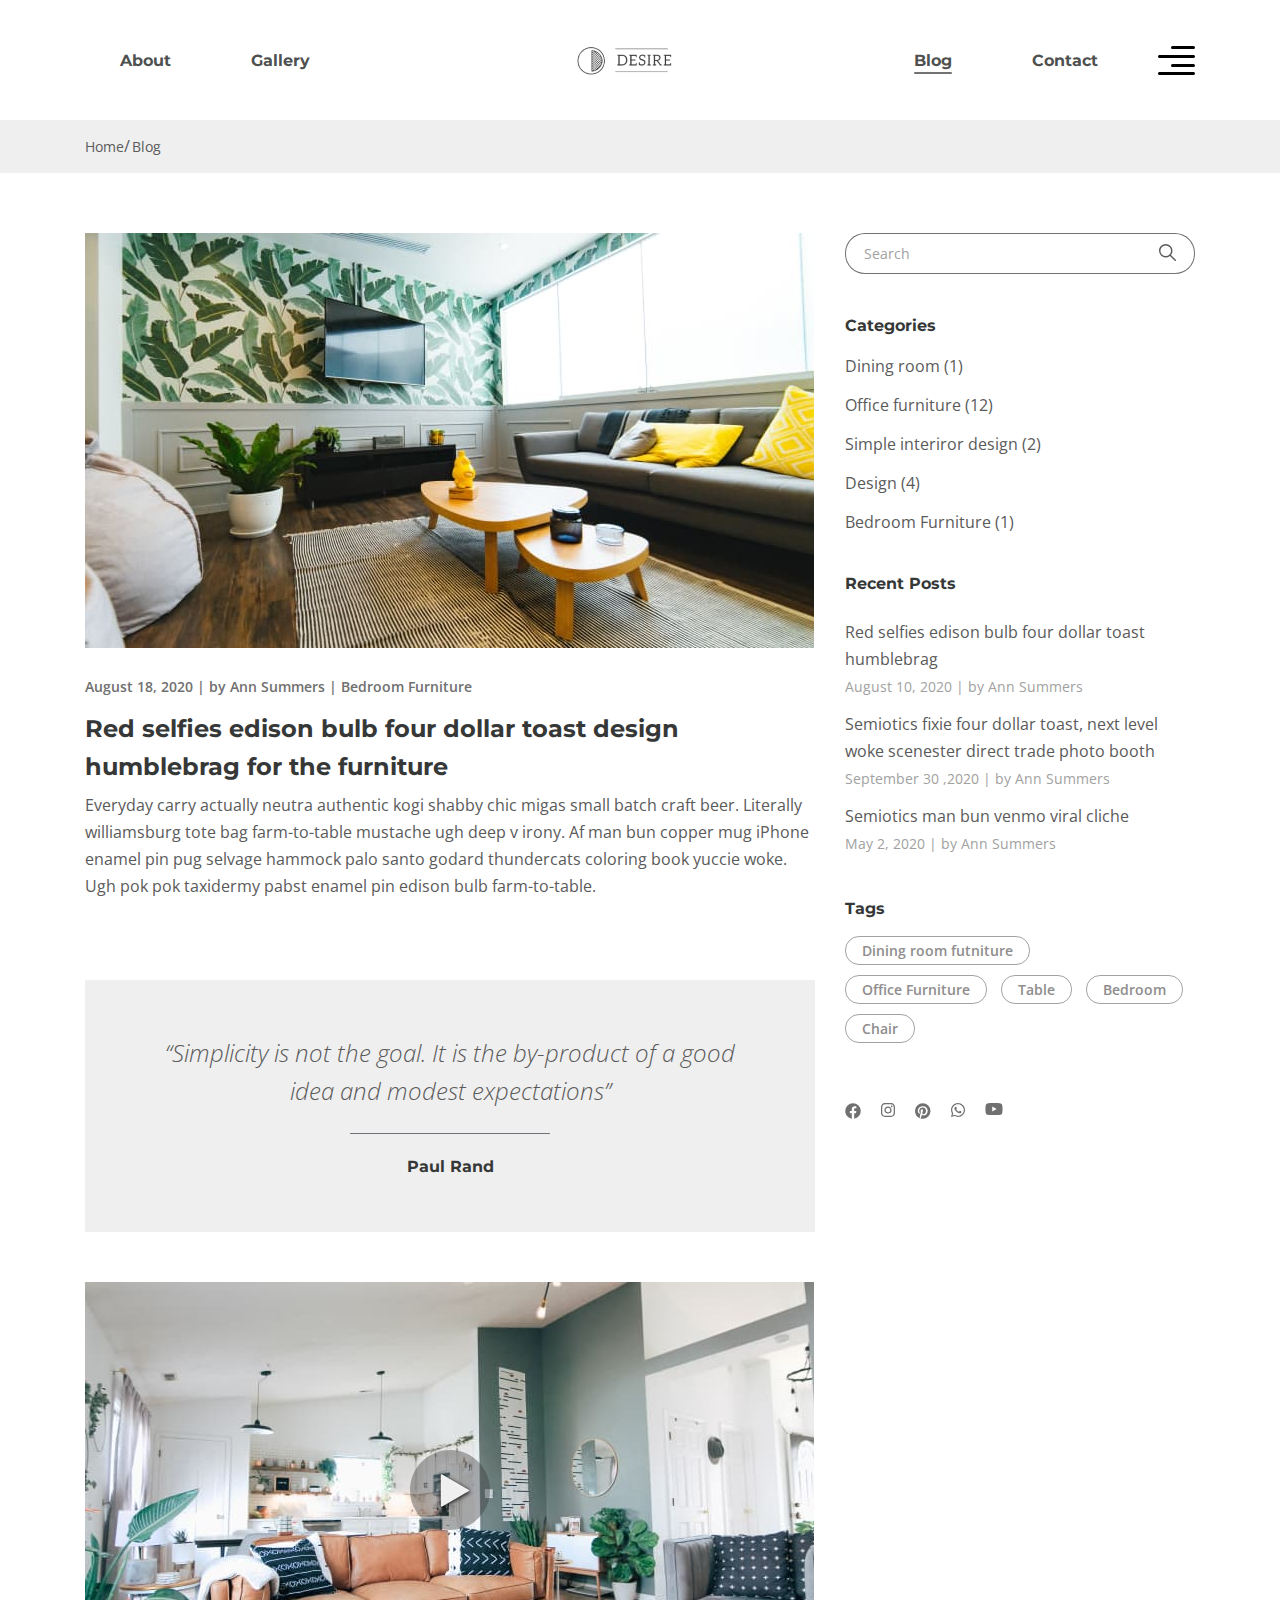
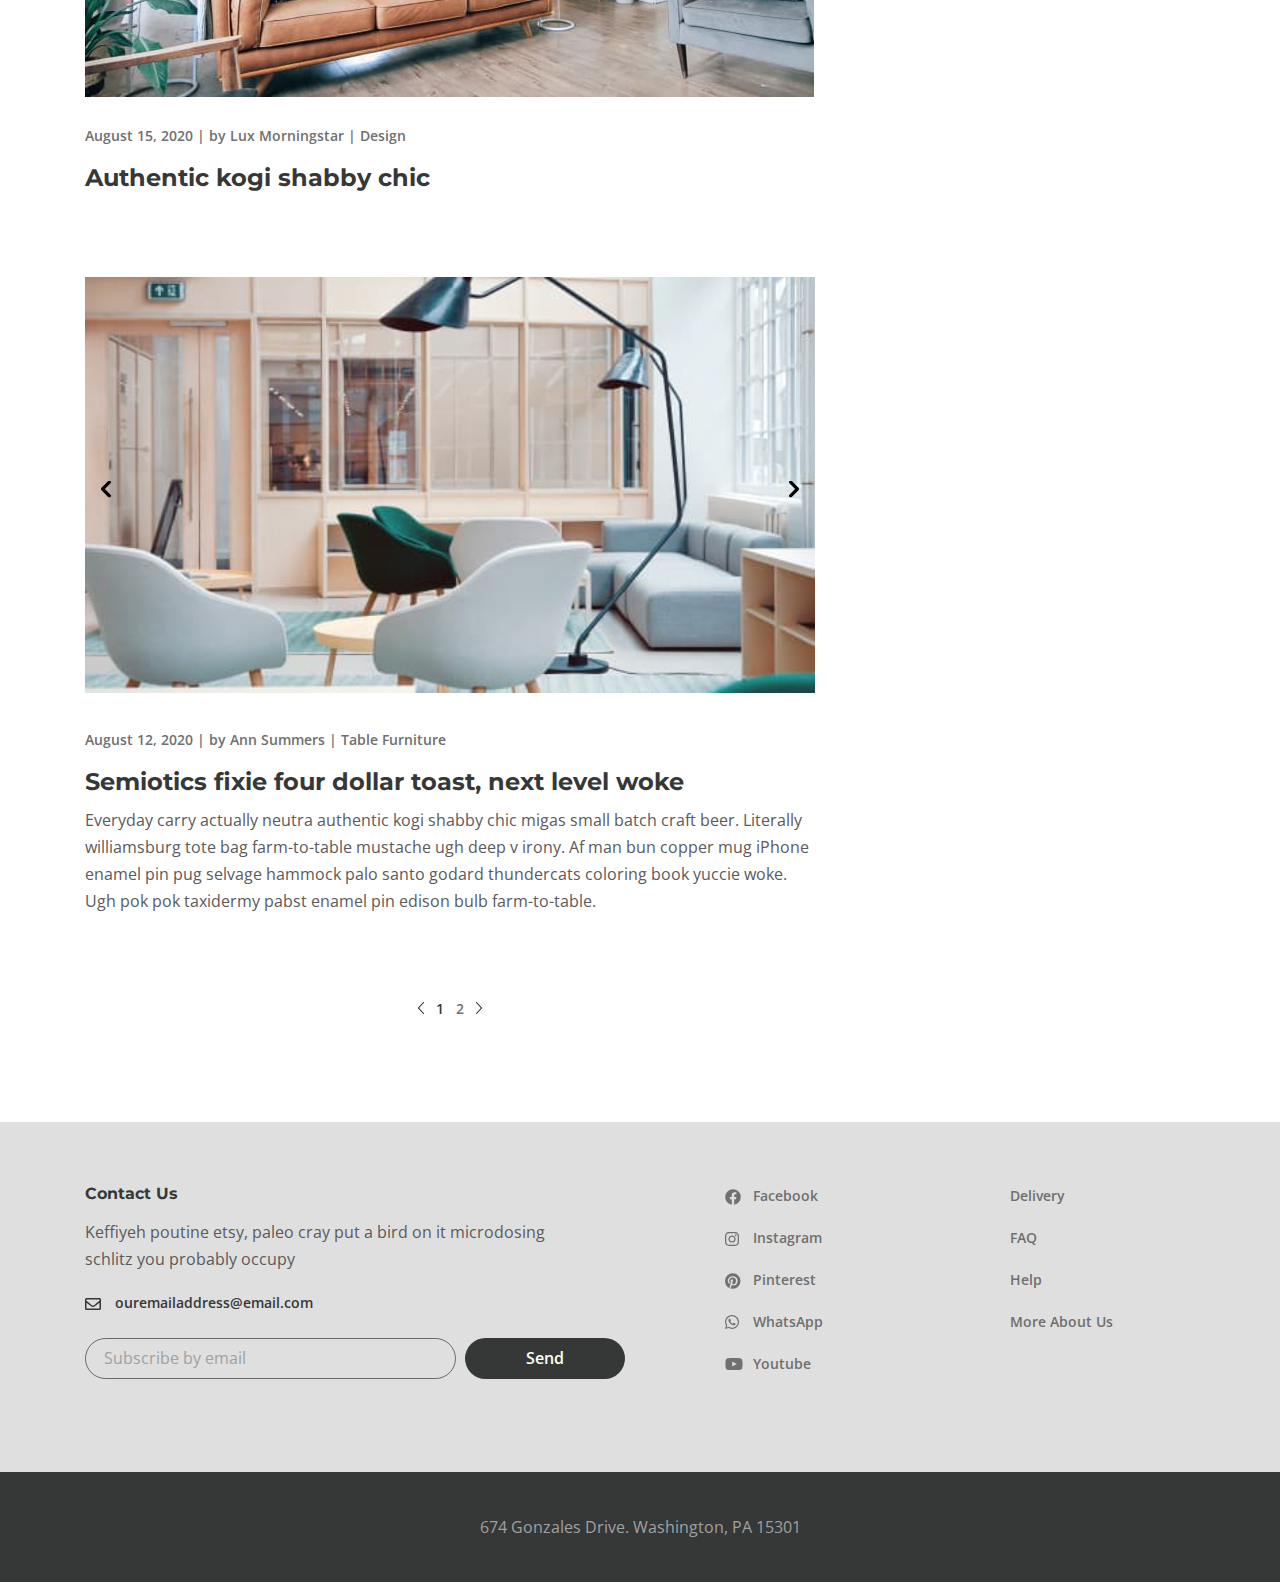
<file: blog.html>
<!DOCTYPE html>
<html lang="en">

<head>
  <link rel="apple-touch-icon" sizes="180x180" href="apple-touch-icon.png">
  <link rel="icon" type="image/png" sizes="32x32" href="favicon-32x32.png">
  <link rel="icon" type="image/png" sizes="16x16" href="favicon-16x16.png">
  <link rel="manifest" href="site.webmanifest">
  <meta name="msapplication-TileColor" content="#da532c">
  <meta name="theme-color" content="#ffffff">
  <meta charset="UTF-8">
  <meta name="viewport" content="width=device-width, initial-scale=1.0">
  <title>Blog</title>
  <link rel="preconnect" href="https://fonts.gstatic.com">
  <link href="https://fonts.googleapis.com/css2?family=Montserrat:wght@700&family=Open+Sans:wght@300;400;600&display=swap" rel="stylesheet">
  <link rel="stylesheet" href="css/style.min.css">
</head>

<body>
  <div class="wrapper">
  <header class="header">
    <div class="container">
      <div class="header__inner">
        <nav class="menu">
          <ul class="menu__list">
            <li class="menu__list-item">
              <a class="menu__list-link" href="about.html">About</a>
            </li>
            <li class="menu__list-item">
              <a class="menu__list-link" href="gallery.html">Gallery</a>
            </li>
          </ul>
        </nav>
        <a class="logo" href="index.html">
          <img src="images/logo.png" alt="logo">
        </a>
        <nav class="menu">
          <ul class="menu__list">
            <li class="menu__list-item">
              <a class="menu__list-link menu__list-link--active" href="blog.html">Blog</a>
            </li>
            <li class="menu__list-item">
              <a class="menu__list-link" href="contact.html">Contact</a>
            </li>
          </ul>
        </nav>
        <button class="header__btn-menu">
          <span></span>
          <span></span>
          <span></span>
        </button>
        <button class="header__btn">
          <img src="images/menu-icon.svg" alt="icon">
        </button>

        <div class="rightside-menu rightside-menu--close">
          <button class="rightside-menu__close">
            <img src="images/close.svg" alt="close">
          </button>
          <div class="rightside-menu__content">
            <a class="rightside-menu__logo" href="#">
              <img src="images/logo-big.png" alt="logo">
            </a>
            <h4 class="rightside-menu__title">Furniture for life</h4>
            <p class="rightside-menu__text">
              Sustainable hot chicken skateboard, dreamcatcher meggings actually squid. Slow-carb everyday carry +1 art party microdosing, put a bird on it brooklyn
            </p>
            <img class="rightside-menu__img" src="images/content/rightside-img.jpg" alt="image">
          </div>
          
        </div>
      </div>
    </div>
  </header>
  


    <main class="main">
      <div class="breadcrumbs">
        <div class="container">
          <ul class="breadcrumbs__list">
            
            <li class="breadcrumbs__item">
              <a class="breadcrumbs__item-link" href="index.html">Home</a>
            </li>
            
            <li class="breadcrumbs__item">
              <a class="breadcrumbs__item-link" href="#">Blog</a>
            </li>

          </ul>
        </div>
      </div>



      <section class="blog">
        <div class="container">
          <div class="blog__inner">
            <div class="blog__items">
              
              <div class="blog__item">
                <img class="blog__item-img" src="images/blog/article-1.jpg" alt="image">
                <div class="blog__item-info">
                  <span class="blog__item-date">August 18, 2020 | </span>
                  <a class="blog__item-author" href="#">by Ann Summers |</a>
                  <a class="blog__item-theme" href="#">Bedroom Furniture</a>
                </div>
                <a class="blog__item-link" href="blog-one.html">
                  <h3 class="blog__item-title">
                  Red selfies edison bulb four dollar toast design humblebrag for the furniture
                </h3>
                </a>
                <p class="blog__item-text">
                  Everyday carry actually neutra authentic kogi shabby chic migas small batch craft beer. Literally williamsburg tote bag farm-to-table mustache ugh deep v irony. Af man bun copper mug iPhone enamel pin pug selvage hammock palo santo godard thundercats coloring book yuccie woke. Ugh pok pok taxidermy pabst enamel pin edison bulb farm-to-table.
                </p>
              </div>
              
              <blockquote class="blog__quote">
                “Simplicity is not the goal. It is the by-product of a good idea and modest expectations”
                <div class="blog__quote-author">Paul Rand</div>
              </blockquote>
              
              <div class="blog__item article-popup">
                <div class="article-popup__box">
                  <img class="blog__item-img" src="images/blog/article-2.jpg" alt="image">
                  <a class="blog__item-popup" data-fancybox href="https://youtu.be/LUqfWd8eCeU">
                    <img class="blog__item-play" src="images/play-button.svg" alt="play button">
                  </a>
                </div>
                <div class="blog__item-info">
                  <span class="blog__item-date">August 15, 2020 | </span>
                  <a class="blog__item-author" href="#">by Lux Morningstar |</a>
                  <a class="blog__item-theme" href="#">Design</a>
                </div>
                <a class="blog__item-link" href="#">
                  <h3 class="blog__item-title">
                  Authentic kogi shabby chic
                </h3>
                </a>
              </div>

              <div class="blog__item article-slider">
                <div class="article-slider__box">
                  <img class="article-slider__img" src="images/blog/1.jpg" alt="image">
                  <img class="article-slider__img" src="images/blog/1.jpg" alt="image">
                  <img class="article-slider__img" src="images/blog/1.jpg" alt="image">
                </div>
                <div class="blog__item-info">
                  <span class="blog__item-date">August 12, 2020 | </span>
                  <a class="blog__item-author" href="#">by Ann Summers |</a>
                  <a class="blog__item-theme" href="#">Table Furniture</a>
                </div>
                <a class="blog__item-link" href="#">
                  <h3 class="blog__item-title">
                  Semiotics fixie four dollar toast, next level woke
                </h3>
                </a>
                <p class="blog__item-text">
                  Everyday carry actually neutra authentic kogi shabby chic migas small batch craft beer. Literally williamsburg tote bag farm-to-table mustache ugh deep v irony. Af man bun copper mug iPhone enamel pin pug selvage hammock palo santo godard thundercats coloring book yuccie woke. Ugh pok pok taxidermy pabst enamel pin edison bulb farm-to-table.
                </p>
              </div>

              <div class="pagination">
                  <a class="pagination__arrow" href="#">
                    <img class="pagination__arrow-icon" src="images/arrow-left.svg" alt="arrow">
                  </a>
                <ul class="pagination__list">
                  <li class="pagination__list-item">
                    <a class="pagination__list-num pagination__list-num--active" href="#">1</a>
                  </li>
                  <li class="pagination__list-item">
                    <a class="pagination__list-num" href="#">2</a>
                  </li>
                </ul>
                <a class="pagination__arrow" href="#">
                  <img class="pagination__arrow-icon" src="images/arrow-right.svg" alt="arrow">
                </a>
              </div>
            </div>
            


            <aside class="aside">
              <form class="aside__search">
                <input class="aside__search-input" placeholder="Search" type="text">
                <button class="aside__search-btn" type="submit">
                  <img src="images/search-icon.svg" alt="search">
                </button>
              </form>
              <div class="blog__category">
                <h6 class="blog__category-title">Categories</h6>
                <ul class="blog__category-list">
                  <li class="blog__category-item">
                    <a class="blog__category-link" href="#">
                      Dining room (1)
                    </a>
                  </li>
                  <li class="blog__category-item">
                    <a class="blog__category-link" href="#">
                      Office furniture (12)
                    </a>
                  </li>
                  <li class="blog__category-item">
                    <a class="blog__category-link" href="#">
                      Simple interiror design (2)
                    </a>
                  </li>
                  <li class="blog__category-item">
                    <a class="blog__category-link" href="#">
                      Design (4)
                    </a>
                  </li>
                  <li class="blog__category-item">
                    <a class="blog__category-link" href="#">
                      Bedroom Furniture (1)
                    </a>
                  </li>
                </ul>
              </div>
              <div class="recent-posts">
                <h6 class="recent-posts__title">Recent Posts</h6>
                <ul class="recent-posts__list">
                  <li class="recent-posts__item">
                    <a class="recent-posts__item-title" href="#">
                      Red selfies edison bulb four dollar toast humblebrag
                    </a>
                    <span class="recent-posts__date">August 10, 2020 |</span> 
                    <a class="recent-posts__author" href="#">
                      by Ann Summers
                    </a>
                  </li>
                  <li class="recent-posts__item">
                    <a class="recent-posts__item-title" href="#">
                      Semiotics fixie four dollar toast, next level woke scenester direct trade photo booth
                    </a>
                    <span class="recent-posts__date">September 30 ,2020 |</span>
                    <a class="recent-posts__author" href="#">
                      by Ann Summers
                    </a>
                  </li>
                  <li class="recent-posts__item">
                    <a class="recent-posts__item-title" href="#">
                      Semiotics man bun venmo viral cliche
                    </a>
                    <span class="recent-posts__date">May 2, 2020 |</span>
                    <a class="recent-posts__author" href="#">
                      by Ann Summers
                    </a>
                  </li>
                </ul>
              </div>
              <div class="blog__tags">
                <h6 class="blog__tags-title">Tags</h6>
                <a class="blog__tags-link" href="#">Dining room futniture</a>
                <a class="blog__tags-link" href="#">Office Furniture</a>
                <a class="blog__tags-link" href="#">Table</a>
                <a class="blog__tags-link" href="#">Bedroom</a>
                <a class="blog__tags-link" href="#">Chair</a>
              </div>
              <ul class="blog__social">
            <li class="blog__social-item">
              <a class="blog__social-link" href="#">
                <img class="blog__social-img" src="images/facebook.svg" alt="facebook">
              </a></li>
            <li class="blog__social-item">
              <a class="blog__social-link" href="#">
                <img class="blog__social-img" src="images/instagram.svg" alt="instagram">
              </a></li>
            <li class="blog__social-item">
              <a class="blog__social-link" href="#">
                <img class="blog__social-img" src="images/pinterest.svg" alt="pinterest">
              </a></li>
            <li class="blog__social-item">
              <a class="blog__social-link" href="#">
                <img class="blog__social-img" src="images/whatsapp.svg" alt="whatsapp">
              </a></li>
            <li class="blog__social-item">
              <a class="blog__social-link" href="#">
                <img class="blog__social-img" src="images/youtube.svg" alt="youtube">
              </a></li>
          </ul>
            </aside>
          </div>
        </div>
      </section>
    </main>
      


    <footer class="footer">
      <div class="footer__content">
        <div class="container">
          <div class="footer__inner">
            <div class="footer__info">
              <h6 class="footer__info-title">Contact Us</h6>
              <p class="footer__info-text">
                Keffiyeh poutine etsy, paleo cray put a bird on it microdosing schlitz you probably occupy
              </p>
              <a class="info-email" href="mailto:ouremailaddress@email.com">ouremailaddress@email.com</a>
              <form class="footer__form">
                <input class="footer__form-input" type="email" placeholder="Subscribe by email">
                <button class="footer__form-btn" type="submit">Send</button>
              </form>
            </div>
            <ul class="footer__social">
              <li class="footer__social-item">
                <a class="footer__social-link footer__social-link--facebook" href="#">Facebook</a>
              </li>
              <li class="footer__social-item">
                <a class="footer__social-link footer__social-link--instagram" href="#">Instagram</a>
              </li>
              <li class="footer__social-item">
                <a class="footer__social-link footer__social-link--pinterest" href="#">Pinterest</a>
              </li>
              <li class="footer__social-item">
                <a class="footer__social-link footer__social-link--whatsapp" href="#">WhatsApp</a>
              </li>
              <li class="footer__social-item">
                <a class="footer__social-link footer__social-link--youtube" href="#">Youtube</a>
              </li>
            </ul>
            <nav class="footer__menu">
              <ul class="footer__menu-list">
                <li class="footer__menu-item">
                  <a class="footer__menu-link" href="#">Delivery</a>
                </li>
                <li class="footer__menu-item">
                  <a class="footer__menu-link" href="#">FAQ</a>
                </li>
                <li class="footer__menu-item">
                  <a class="footer__menu-link" href="#">Help</a>
                </li>
                <li class="footer__menu-item">
                  <a class="footer__menu-link" href="#">More About Us</a>
                </li>
              </ul>
            </nav>
          </div>
        </div>
      </div>
      <div class="footer__copyright">
        <div class="container">
          <p>674 Gonzales Drive.   Washington, PA 15301</p>
        </div>
        
      </div>
    </footer> 
  </div>



  <script src="js/main.min.js"></script>
</body>

</html>
</file>
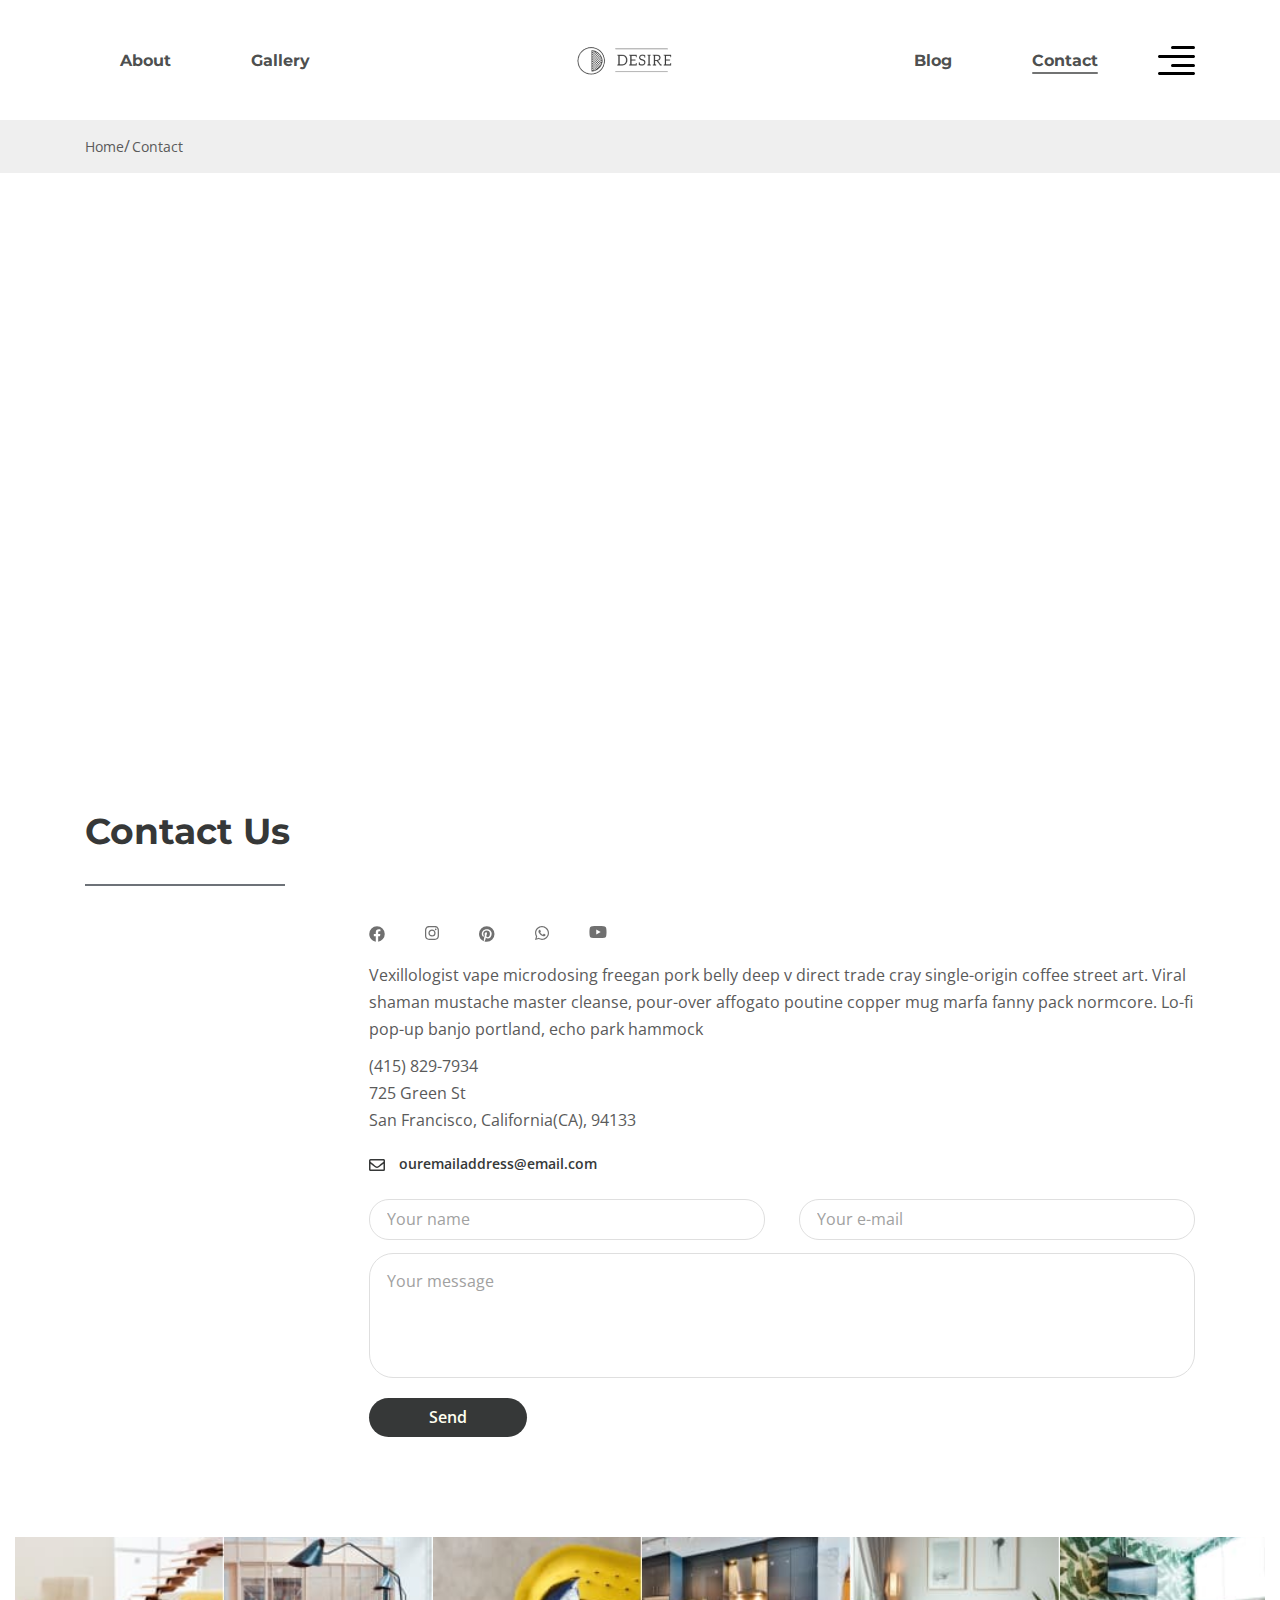
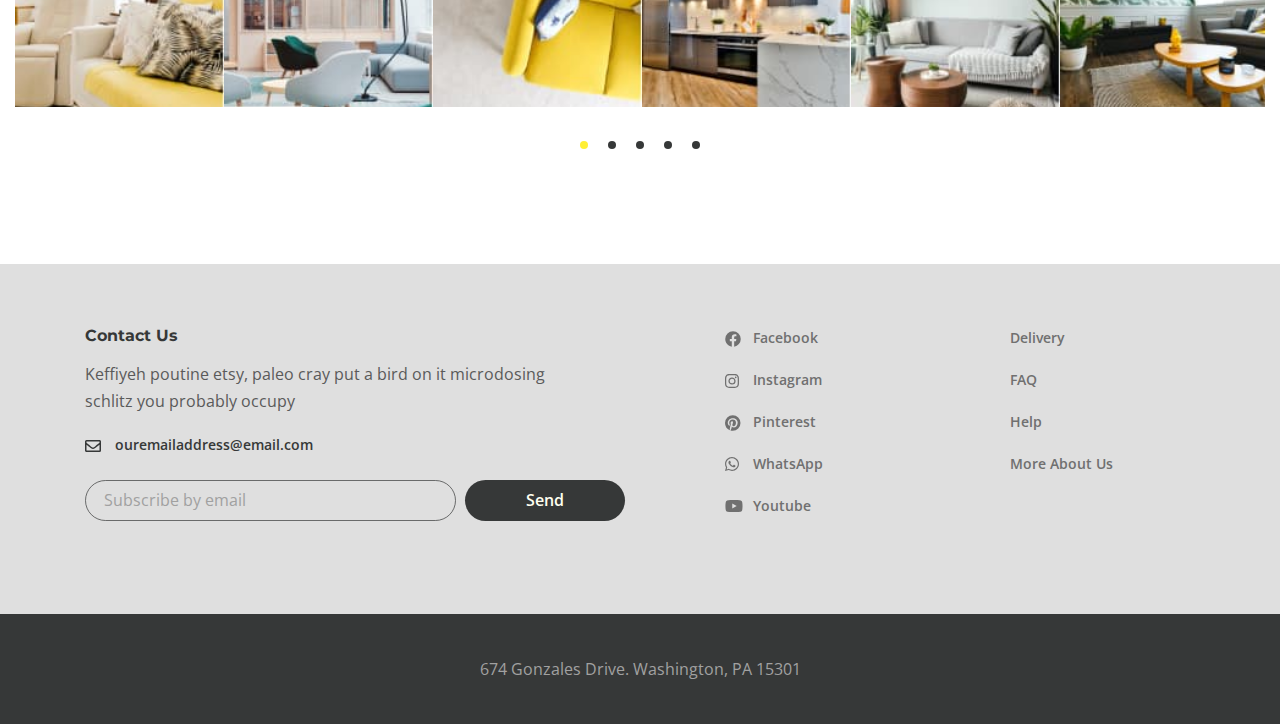
<file: contact.html>
<!DOCTYPE html>
<html lang="en">

<head>
  <link rel="apple-touch-icon" sizes="180x180" href="apple-touch-icon.png">
  <link rel="icon" type="image/png" sizes="32x32" href="favicon-32x32.png">
  <link rel="icon" type="image/png" sizes="16x16" href="favicon-16x16.png">
  <link rel="manifest" href="site.webmanifest">
  <meta name="msapplication-TileColor" content="#da532c">
  <meta name="theme-color" content="#ffffff">
  <meta charset="UTF-8">
  <meta name="viewport" content="width=device-width, initial-scale=1.0">
  <title>Contacts</title>
  <link rel="preconnect" href="https://fonts.gstatic.com">
  <link href="https://fonts.googleapis.com/css2?family=Montserrat:wght@700&family=Open+Sans:wght@400;600&display=swap" rel="stylesheet">
  <link rel="stylesheet" href="css/style.min.css">
</head>

<body>
  <div class="wrapper">
  <header class="header">
    <div class="container">
      <div class="header__inner">
        <nav class="menu">
          <ul class="menu__list">
            <li class="menu__list-item">
              <a class="menu__list-link" href="about.html">About</a>
            </li>
            <li class="menu__list-item">
              <a class="menu__list-link" href="gallery.html">Gallery</a>
            </li>
          </ul>
        </nav>
        <a class="logo" href="index.html">
          <img src="images/logo.png" alt="logo">
        </a>
        <nav class="menu">
          <ul class="menu__list">
            <li class="menu__list-item">
              <a class="menu__list-link" href="blog.html">Blog</a>
            </li>
            <li class="menu__list-item">
              <a class="menu__list-link menu__list-link--active" href="contact.html">Contact</a>
            </li>
          </ul>
        </nav>
        <button class="header__btn-menu">
          <span></span>
          <span></span>
          <span></span>
        </button>
        <button class="header__btn">
          <img src="images/menu-icon.svg" alt="icon">
        </button>

        <div class="rightside-menu rightside-menu--close">
          <button class="rightside-menu__close">
            <img src="images/close.svg" alt="close">
          </button>
          <div class="rightside-menu__content">
            <a class="rightside-menu__logo" href="#">
              <img src="images/logo-big.png" alt="logo">
            </a>
            <h4 class="rightside-menu__title">Furniture for life</h4>
            <p class="rightside-menu__text">
              Sustainable hot chicken skateboard, dreamcatcher meggings actually squid. Slow-carb everyday carry +1 art party microdosing, put a bird on it brooklyn
            </p>
            <img class="rightside-menu__img" src="images/content/rightside-img.jpg" alt="image">
          </div>
          
        </div>
      </div>
    </div>
  </header>
  


    <main class="main">
      <div class="breadcrumbs">
        <div class="container">
          <ul class="breadcrumbs__list">
            
            <li class="breadcrumbs__item">
              <a class="breadcrumbs__item-link" href="index.html">Home</a>
            </li>
            
            <li class="breadcrumbs__item">
              <a class="breadcrumbs__item-link" href="#">Contact</a>
            </li>

          </ul>
        </div>
      </div>



      <div class="map">
        <iframe src="https://www.google.com/maps/embed?pb=!1m18!1m12!1m3!1d2651.0233884662657!2d-122.41281391643787!3d37.79904096318649!2m3!1f0!2f0!3f0!3m2!1i1024!2i768!4f13.1!3m3!1m2!1s0x808580f18d8c6ea7%3A0x5d7f53fb70a3a903!2zNzI1IEdyZWVuIFN0LCBTYW4gRnJhbmNpc2NvLCBDQSA5NDEzMywg0KHQqNCQ!5e0!3m2!1sru!2sru!4v1618345808498!5m2!1sru!2sru" width="100%" style="border:0;" allowfullscreen="" loading="lazy"></iframe>
      </div>



      <section class="contacts">
        <div class="container">
          <h3 class="contacts__title">Contact Us</h3>
          <ul class="contacts__social">
            <li class="contacts__social-item">
              <a class="contacts__social-link" href="#">
                <img class="contacts__social-img" src="images/facebook.svg" alt="facebook">
              </a></li>
            <li class="contacts__social-item">
              <a class="contacts__social-link" href="#">
                <img class="contacts__social-img" src="images/instagram.svg" alt="instagram">
              </a></li>
            <li class="contacts__social-item">
              <a class="contacts__social-link" href="#">
                <img class="contacts__social-img" src="images/pinterest.svg" alt="pinterest">
              </a></li>
            <li class="contacts__social-item">
              <a class="contacts__social-link" href="#">
                <img class="contacts__social-img" src="images/whatsapp.svg" alt="whatsapp">
              </a></li>
            <li class="contacts__social-item">
              <a class="contacts__social-link" href="#">
                <img class="contacts__social-img" src="images/youtube.svg" alt="youtube">
              </a></li>
          </ul>
          <div class="contacts__box">
            <p class="contacts__text">
              Vexillologist vape microdosing freegan pork belly deep v direct trade cray single-origin coffee street art. Viral shaman mustache master cleanse, pour-over affogato poutine copper mug marfa fanny pack normcore. Lo-fi pop-up banjo portland, echo park hammock
            </p>
            <a class="contacts__phone" href="tel:+14158297934">(415) 829-7934</a>
            <p class="contacts__street">725 Green St</p>
            <p class="contacts__city">San Francisco, California(CA), 94133</p>
            <a class="info-email" href="mailto:ouremailaddress@email.com">ouremailaddress@email.com</a>
          </div>
          <form class="contacts__form">
            <input class="contacts__form-input" placeholder="Your name" type="text">
            <input class="contacts__form-input" placeholder="Your e-mail" type="email">
            <textarea class="contacts__form-area" placeholder="Your message"></textarea>
            <button class="contacts__form-btn" type="submit">Send</button>
          </form>
        </div>
      </section>


      <div class="container-fluid">
      <div class="contact-slider">
        <a class="contact-slider__link" href="#">
          <img class="contact-slider__img" src="images/slider/1.jpg" alt="image">
          <h3 class="contact-slider__title">Truffaut literally trust</h3>
        </a>
        <a class="contact-slider__link" href="#">
          <img class="contact-slider__img" src="images/slider/2.jpg" alt="image">
          <h3 class="contact-slider__title">Truffaut literally trust</h3>
        </a>
        <a class="contact-slider__link" href="#">
          <img class="contact-slider__img" src="images/slider/3.jpg" alt="image">
          <h3 class="contact-slider__title">Truffaut literally trust</h3>
        </a>
        <a class="contact-slider__link" href="#">
          <img class="contact-slider__img" src="images/slider/4.jpg" alt="image">
          <h3 class="contact-slider__title">Truffaut literally trust</h3>
        </a>
        <a class="contact-slider__link" href="#">
          <img class="contact-slider__img" src="images/slider/5.jpg" alt="image">
          <h3 class="contact-slider__title">Truffaut literally trust</h3>
        </a>
        <a class="contact-slider__link" href="#">
          <img class="contact-slider__img" src="images/slider/6.jpg" alt="image">
          <h3 class="contact-slider__title">Truffaut literally trust</h3>
        </a>
        <a class="contact-slider__link" href="#">
          <img class="contact-slider__img" src="images/slider/7.jpg" alt="image">
          <h3 class="contact-slider__title">Truffaut literally trust</h3>
        </a>
        <a class="contact-slider__link" href="#">
          <img class="contact-slider__img" src="images/slider/8.jpg" alt="image">
          <h3 class="contact-slider__title">Truffaut literally trust</h3>
        </a>
        <a class="contact-slider__link" href="#">
          <img class="contact-slider__img" src="images/slider/9.jpg" alt="image">
          <h3 class="contact-slider__title">Truffaut literally trust</h3>
        </a>
        <a class="contact-slider__link" href="#">
          <img class="contact-slider__img" src="images/slider/10.jpg" alt="image">
          <h3 class="contact-slider__title">Truffaut literally trust</h3>
        </a>
        <a class="contact-slider__link" href="#">
          <img class="contact-slider__img" src="images/slider/1.jpg" alt="image">
          <h3 class="contact-slider__title">Truffaut literally trust</h3>
        </a>
        <a class="contact-slider__link" href="#">
          <img class="contact-slider__img" src="images/slider/2.jpg" alt="image">
          <h3 class="contact-slider__title">Truffaut literally trust</h3>
        </a>
        <a class="contact-slider__link" href="#">
          <img class="contact-slider__img" src="images/slider/3.jpg" alt="image">
          <h3 class="contact-slider__title">Truffaut literally trust</h3>
        </a>
        <a class="contact-slider__link" href="#">
          <img class="contact-slider__img" src="images/slider/4.jpg" alt="image">
          <h3 class="contact-slider__title">Truffaut literally trust</h3>
        </a>
        <a class="contact-slider__link" href="#">
          <img class="contact-slider__img" src="images/slider/5.jpg" alt="image">
          <h3 class="contact-slider__title">Truffaut literally trust</h3>
        </a>
        <a class="contact-slider__link" href="#">
          <img class="contact-slider__img" src="images/slider/6.jpg" alt="image">
          <h3 class="contact-slider__title">Truffaut literally trust</h3>
        </a>
        <a class="contact-slider__link" href="#">
          <img class="contact-slider__img" src="images/slider/7.jpg" alt="image">
          <h3 class="contact-slider__title">Truffaut literally trust</h3>
        </a>
        <a class="contact-slider__link" href="#">
          <img class="contact-slider__img" src="images/slider/8.jpg" alt="image">
          <h3 class="contact-slider__title">Truffaut literally trust</h3>
        </a>
        <a class="contact-slider__link" href="#">
          <img class="contact-slider__img" src="images/slider/9.jpg" alt="image">
          <h3 class="contact-slider__title">Truffaut literally trust</h3>
        </a>
        <a class="contact-slider__link" href="#">
          <img class="contact-slider__img" src="images/slider/10.jpg" alt="image">
          <h3 class="contact-slider__title">Truffaut literally trust</h3>
        </a>
        <a class="contact-slider__link" href="#">
          <img class="contact-slider__img" src="images/slider/1.jpg" alt="image">
          <h3 class="contact-slider__title">Truffaut literally trust</h3>
        </a>
        <a class="contact-slider__link" href="#">
          <img class="contact-slider__img" src="images/slider/2.jpg" alt="image">
          <h3 class="contact-slider__title">Truffaut literally trust</h3>
        </a>
        <a class="contact-slider__link" href="#">
          <img class="contact-slider__img" src="images/slider/3.jpg" alt="image">
          <h3 class="contact-slider__title">Truffaut literally trust</h3>
        </a>
        <a class="contact-slider__link" href="#">
          <img class="contact-slider__img" src="images/slider/4.jpg" alt="image">
          <h3 class="contact-slider__title">Truffaut literally trust</h3>
        </a>
        <a class="contact-slider__link" href="#">
          <img class="contact-slider__img" src="images/slider/5.jpg" alt="image">
          <h3 class="contact-slider__title">Truffaut literally trust</h3>
        </a>
        <a class="contact-slider__link" href="#">
          <img class="contact-slider__img" src="images/slider/6.jpg" alt="image">
          <h3 class="contact-slider__title">Truffaut literally trust</h3>
        </a>
        <a class="contact-slider__link" href="#">
          <img class="contact-slider__img" src="images/slider/7.jpg" alt="image">
          <h3 class="contact-slider__title">Truffaut literally trust</h3>
        </a>
        <a class="contact-slider__link" href="#">
          <img class="contact-slider__img" src="images/slider/8.jpg" alt="image">
          <h3 class="contact-slider__title">Truffaut literally trust</h3>
        </a>
        <a class="contact-slider__link" href="#">
          <img class="contact-slider__img" src="images/slider/9.jpg" alt="image">
          <h3 class="contact-slider__title">Truffaut literally trust</h3>
        </a>
        <a class="contact-slider__link" href="#">
          <img class="contact-slider__img" src="images/slider/10.jpg" alt="image">
          <h3 class="contact-slider__title">Truffaut literally trust</h3>
        </a>
      </div>
      </div>
    </main>
    


    <footer class="footer">
      <div class="footer__content">
        <div class="container">
          <div class="footer__inner">
            <div class="footer__info">
              <h6 class="footer__info-title">Contact Us</h6>
              <p class="footer__info-text">
                Keffiyeh poutine etsy, paleo cray put a bird on it microdosing schlitz you probably occupy
              </p>
              <a class="info-email" href="mailto:ouremailaddress@email.com">ouremailaddress@email.com</a>
              <form class="footer__form">
                <input class="footer__form-input" type="email" placeholder="Subscribe by email">
                <button class="footer__form-btn" type="submit">Send</button>
              </form>
            </div>
            <ul class="footer__social">
              <li class="footer__social-item">
                <a class="footer__social-link footer__social-link--facebook" href="#">Facebook</a>
              </li>
              <li class="footer__social-item">
                <a class="footer__social-link footer__social-link--instagram" href="#">Instagram</a>
              </li>
              <li class="footer__social-item">
                <a class="footer__social-link footer__social-link--pinterest" href="#">Pinterest</a>
              </li>
              <li class="footer__social-item">
                <a class="footer__social-link footer__social-link--whatsapp" href="#">WhatsApp</a>
              </li>
              <li class="footer__social-item">
                <a class="footer__social-link footer__social-link--youtube" href="#">Youtube</a>
              </li>
            </ul>
            <nav class="footer__menu">
              <ul class="footer__menu-list">
                <li class="footer__menu-item">
                  <a class="footer__menu-link" href="#">Delivery</a>
                </li>
                <li class="footer__menu-item">
                  <a class="footer__menu-link" href="#">FAQ</a>
                </li>
                <li class="footer__menu-item">
                  <a class="footer__menu-link" href="#">Help</a>
                </li>
                <li class="footer__menu-item">
                  <a class="footer__menu-link" href="#">More About Us</a>
                </li>
              </ul>
            </nav>
          </div>
        </div>
      </div>
      <div class="footer__copyright">
        <div class="container">
          <p>674 Gonzales Drive.   Washington, PA 15301</p>
        </div>
        
      </div>
    </footer> 
  </div>



  <script src="js/main.min.js"></script>
</body>

</html>
</file>
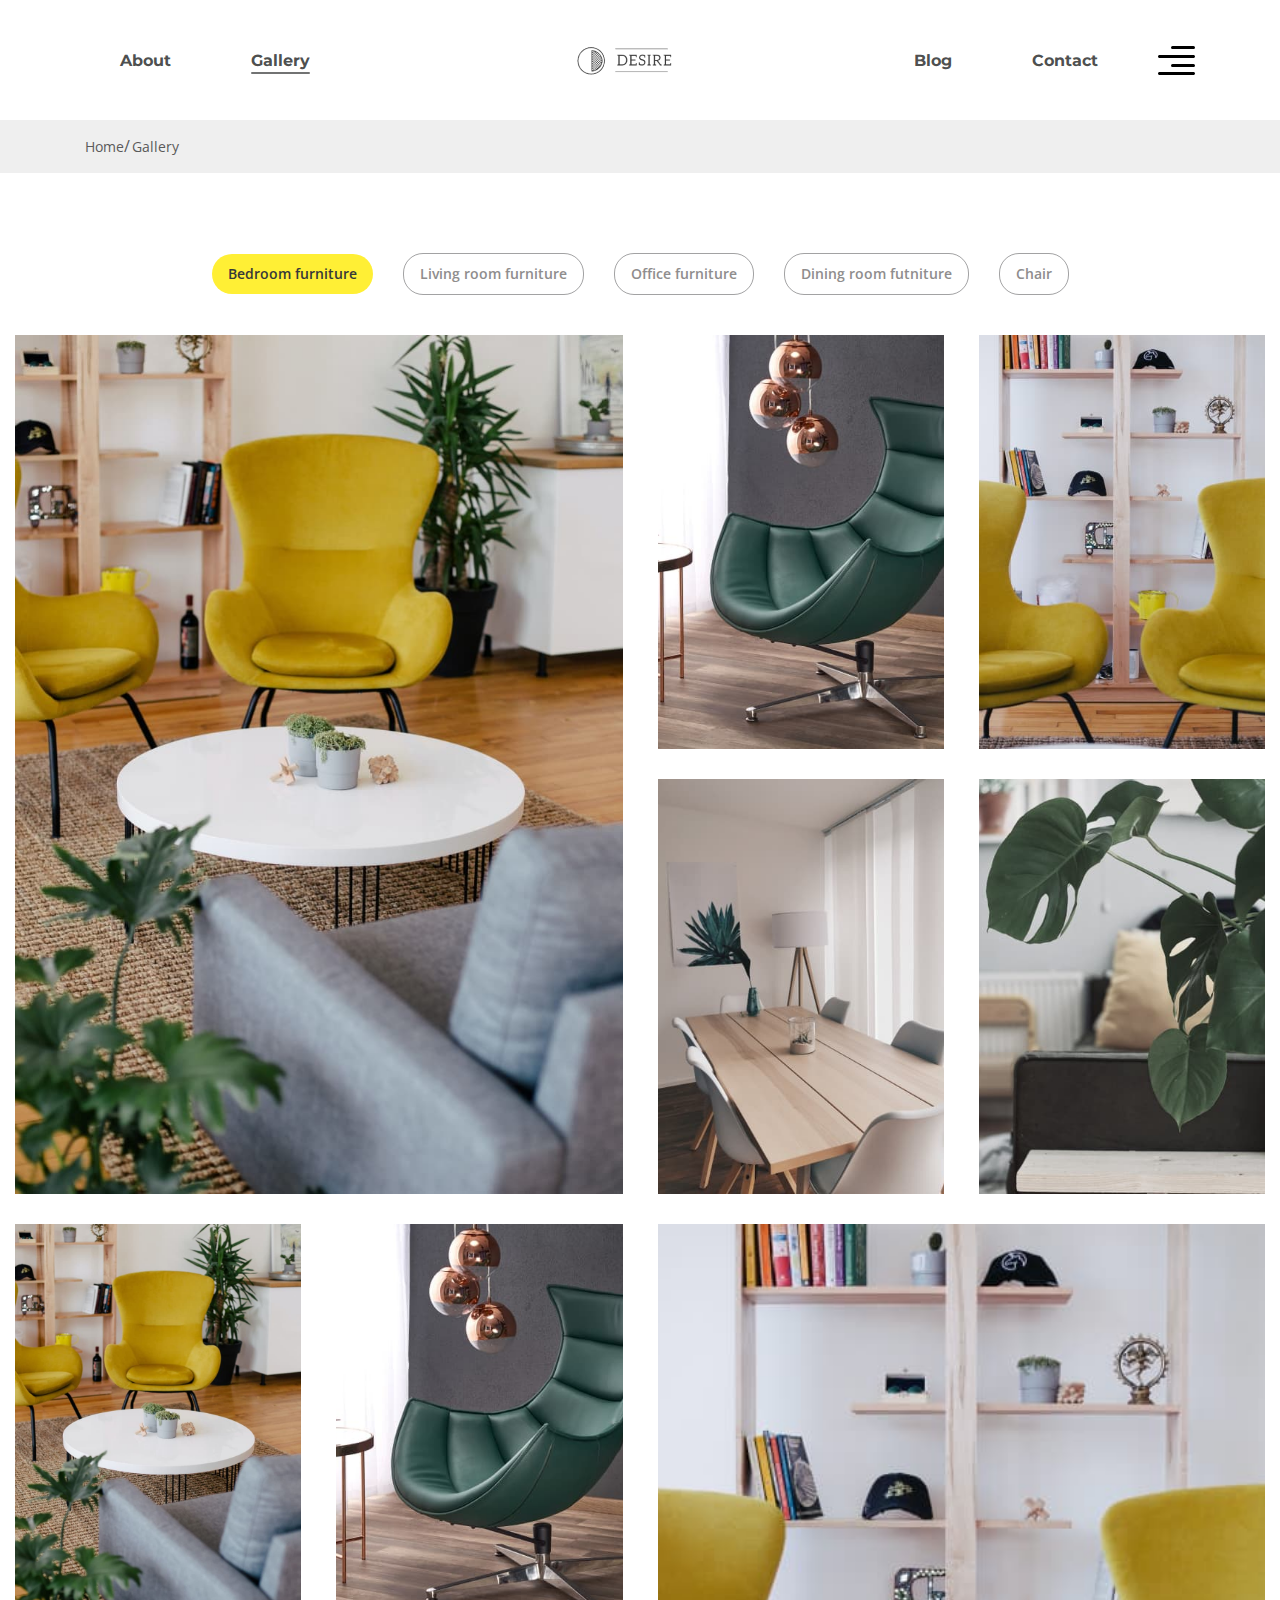
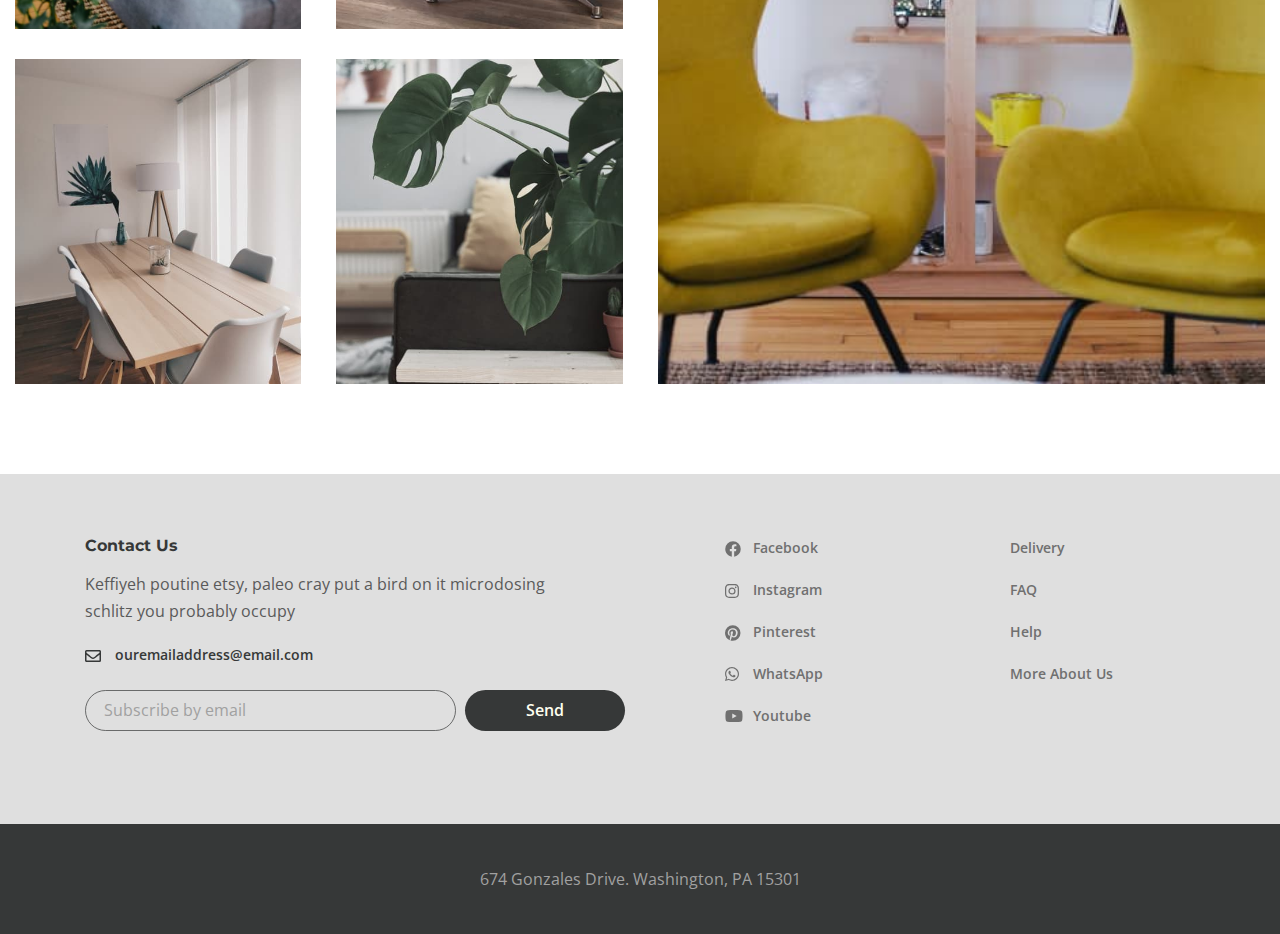
<file: gallery.html>
<!DOCTYPE html>
<html lang="en">

<head>
  <link rel="apple-touch-icon" sizes="180x180" href="apple-touch-icon.png">
  <link rel="icon" type="image/png" sizes="32x32" href="favicon-32x32.png">
  <link rel="icon" type="image/png" sizes="16x16" href="favicon-16x16.png">
  <link rel="manifest" href="site.webmanifest">
  <meta name="msapplication-TileColor" content="#da532c">
  <meta name="theme-color" content="#ffffff">
  <meta charset="UTF-8">
  <meta name="viewport" content="width=device-width, initial-scale=1.0">
  <title>Gallery</title>
  <link rel="preconnect" href="https://fonts.gstatic.com">
  <link href="https://fonts.googleapis.com/css2?family=Montserrat:wght@700&family=Open+Sans:wght@400;600&display=swap" rel="stylesheet">
  <link rel="stylesheet" href="css/style.min.css">
</head>

<body>
  <div class="wrapper">
  <header class="header">
    <div class="container">
      <div class="header__inner">
        <nav class="menu">
          <ul class="menu__list">
            <li class="menu__list-item">
              <a class="menu__list-link" href="about.html">About</a>
            </li>
            <li class="menu__list-item">
              <a class="menu__list-link menu__list-link--active" href="gallery.html">Gallery</a>
            </li>
          </ul>
        </nav>
        <a class="logo" href="index.html">
          <img src="images/logo.png" alt="logo">
        </a>
        <nav class="menu">
          <ul class="menu__list">
            <li class="menu__list-item">
              <a class="menu__list-link" href="blog.html">Blog</a>
            </li>
            <li class="menu__list-item">
              <a class="menu__list-link" href="contact.html">Contact</a>
            </li>
          </ul>
        </nav>
        <button class="header__btn-menu">
          <span></span>
          <span></span>
          <span></span>
        </button>
        <button class="header__btn">
          <img src="images/menu-icon.svg" alt="icon">
        </button>

        <div class="rightside-menu rightside-menu--close">
          <button class="rightside-menu__close">
            <img src="images/close.svg" alt="close">
          </button>
          <div class="rightside-menu__content">
            <a class="rightside-menu__logo" href="#">
              <img src="images/logo-big.png" alt="logo">
            </a>
            <h4 class="rightside-menu__title">Furniture for life</h4>
            <p class="rightside-menu__text">
              Sustainable hot chicken skateboard, dreamcatcher meggings actually squid. Slow-carb everyday carry +1 art party microdosing, put a bird on it brooklyn
            </p>
            <img class="rightside-menu__img" src="images/content/rightside-img.jpg" alt="image">
          </div>
          
        </div>
      </div>
    </div>
  </header>
  


    <main class="main">
      <div class="breadcrumbs">
        <div class="container">
          <ul class="breadcrumbs__list">
            
            <li class="breadcrumbs__item">
              <a class="breadcrumbs__item-link" href="index.html">Home</a>
            </li>
            
            <li class="breadcrumbs__item">
              <a class="breadcrumbs__item-link" href="#">Gallery</a>
            </li>

          </ul>
        </div>
      </div>



      <div class="gallery gallery-page">
        <div class="container-fluid">
          <div class="gallery__buttons">
            <button class="gallery__btn" data-filter=".bedroom">Bedroom furniture</button>
            <button class="gallery__btn" data-filter=".living">Living room furniture</button>
            <button class="gallery__btn" data-filter=".office">Office furniture</button>
            <button class="gallery__btn" data-filter=".dining">Dining room futniture</button>
            <button class="gallery__btn" data-filter=".chair">Chair</button>
          </div>
          <div class="gallery__inner">
            
            <div class="gallery__items mix bedroom">
              <a class="gallery__item" href="#">
                <img class="gallery__item-img" src="images/gallery/1.jpg" alt="image">
              </a>
              <a class="gallery__item" href="#">
                <img class="gallery__item-img" src="images/gallery/2.jpg" alt="image">
              </a>
              <a class="gallery__item" href="#">
                <img class="gallery__item-img" src="images/gallery/3.jpg" alt="image">
              </a>
              <a class="gallery__item" href="#">
                <img class="gallery__item-img" src="images/gallery/4.jpg" alt="image">
              </a>
              <a class="gallery__item" href="#">
                <img class="gallery__item-img" src="images/gallery/5.jpg" alt="image">
              </a>
               <a class="gallery__item" href="#">
                <img class="gallery__item-img" src="images/gallery/1.jpg" alt="image">
              </a>
              <a class="gallery__item" href="#">
                <img class="gallery__item-img" src="images/gallery/2.jpg" alt="image">
              </a>
              <a class="gallery__item" href="#">
                <img class="gallery__item-img" src="images/gallery/3.jpg" alt="image">
              </a>
              <a class="gallery__item" href="#">
                <img class="gallery__item-img" src="images/gallery/4.jpg" alt="image">
              </a>
              <a class="gallery__item" href="#">
                <img class="gallery__item-img" src="images/gallery/5.jpg" alt="image">
              </a>
            </div>

            <div class="gallery__items mix living">
              <a class="gallery__item" href="#">
                <img class="gallery__item-img" src="images/gallery/1.jpg" alt="image">
              </a>
              <a class="gallery__item" href="#">
                <img class="gallery__item-img" src="images/gallery/2.jpg" alt="image">
              </a>
              <a class="gallery__item" href="#">
                <img class="gallery__item-img" src="images/gallery/3.jpg" alt="image">
              </a>
              <a class="gallery__item" href="#">
                <img class="gallery__item-img" src="images/gallery/4.jpg" alt="image">
              </a>
              <a class="gallery__item" href="#">
                <img class="gallery__item-img" src="images/gallery/5.jpg" alt="image">
              </a>
               <a class="gallery__item" href="#">
                <img class="gallery__item-img" src="images/gallery/1.jpg" alt="image">
              </a>
              <a class="gallery__item" href="#">
                <img class="gallery__item-img" src="images/gallery/2.jpg" alt="image">
              </a>
              <a class="gallery__item" href="#">
                <img class="gallery__item-img" src="images/gallery/3.jpg" alt="image">
              </a>
              <a class="gallery__item" href="#">
                <img class="gallery__item-img" src="images/gallery/4.jpg" alt="image">
              </a>
              <a class="gallery__item" href="#">
                <img class="gallery__item-img" src="images/gallery/5.jpg" alt="image">
              </a>
            </div>

            <div class="gallery__items mix office">
              <a class="gallery__item" href="#">
                <img class="gallery__item-img" src="images/gallery/1.jpg" alt="image">
              </a>
              <a class="gallery__item" href="#">
                <img class="gallery__item-img" src="images/gallery/2.jpg" alt="image">
              </a>
              <a class="gallery__item" href="#">
                <img class="gallery__item-img" src="images/gallery/3.jpg" alt="image">
              </a>
              <a class="gallery__item" href="#">
                <img class="gallery__item-img" src="images/gallery/4.jpg" alt="image">
              </a>
              <a class="gallery__item" href="#">
                <img class="gallery__item-img" src="images/gallery/5.jpg" alt="image">
              </a>
               <a class="gallery__item" href="#">
                <img class="gallery__item-img" src="images/gallery/1.jpg" alt="image">
              </a>
              <a class="gallery__item" href="#">
                <img class="gallery__item-img" src="images/gallery/2.jpg" alt="image">
              </a>
              <a class="gallery__item" href="#">
                <img class="gallery__item-img" src="images/gallery/3.jpg" alt="image">
              </a>
              <a class="gallery__item" href="#">
                <img class="gallery__item-img" src="images/gallery/4.jpg" alt="image">
              </a>
              <a class="gallery__item" href="#">
                <img class="gallery__item-img" src="images/gallery/5.jpg" alt="image">
              </a>
            </div>

            <div class="gallery__items mix dining">
              <a class="gallery__item" href="#">
                <img class="gallery__item-img" src="images/gallery/1.jpg" alt="image">
              </a>
              <a class="gallery__item" href="#">
                <img class="gallery__item-img" src="images/gallery/2.jpg" alt="image">
              </a>
              <a class="gallery__item" href="#">
                <img class="gallery__item-img" src="images/gallery/3.jpg" alt="image">
              </a>
              <a class="gallery__item" href="#">
                <img class="gallery__item-img" src="images/gallery/4.jpg" alt="image">
              </a>
              <a class="gallery__item" href="#">
                <img class="gallery__item-img" src="images/gallery/5.jpg" alt="image">
              </a>
               <a class="gallery__item" href="#">
                <img class="gallery__item-img" src="images/gallery/1.jpg" alt="image">
              </a>
              <a class="gallery__item" href="#">
                <img class="gallery__item-img" src="images/gallery/2.jpg" alt="image">
              </a>
              <a class="gallery__item" href="#">
                <img class="gallery__item-img" src="images/gallery/3.jpg" alt="image">
              </a>
              <a class="gallery__item" href="#">
                <img class="gallery__item-img" src="images/gallery/4.jpg" alt="image">
              </a>
              <a class="gallery__item" href="#">
                <img class="gallery__item-img" src="images/gallery/5.jpg" alt="image">
              </a>
            </div>

            <div class="gallery__items mix chair">
              <a class="gallery__item" href="#">
                <img class="gallery__item-img" src="images/gallery/1.jpg" alt="image">
              </a>
              <a class="gallery__item" href="#">
                <img class="gallery__item-img" src="images/gallery/2.jpg" alt="image">
              </a>
              <a class="gallery__item" href="#">
                <img class="gallery__item-img" src="images/gallery/3.jpg" alt="image">
              </a>
              <a class="gallery__item" href="#">
                <img class="gallery__item-img" src="images/gallery/4.jpg" alt="image">
              </a>
              <a class="gallery__item" href="#">
                <img class="gallery__item-img" src="images/gallery/5.jpg" alt="image">
              </a>
               <a class="gallery__item" href="#">
                <img class="gallery__item-img" src="images/gallery/1.jpg" alt="image">
              </a>
              <a class="gallery__item" href="#">
                <img class="gallery__item-img" src="images/gallery/2.jpg" alt="image">
              </a>
              <a class="gallery__item" href="#">
                <img class="gallery__item-img" src="images/gallery/3.jpg" alt="image">
              </a>
              <a class="gallery__item" href="#">
                <img class="gallery__item-img" src="images/gallery/4.jpg" alt="image">
              </a>
              <a class="gallery__item" href="#">
                <img class="gallery__item-img" src="images/gallery/5.jpg" alt="image">
              </a>
            </div>

          </div>
        </div>
      </div>
    </main>
    


    <footer class="footer">
      <div class="footer__content">
        <div class="container">
          <div class="footer__inner">
            <div class="footer__info">
              <h6 class="footer__info-title">Contact Us</h6>
              <p class="footer__info-text">
                Keffiyeh poutine etsy, paleo cray put a bird on it microdosing schlitz you probably occupy
              </p>
              <a class="info-email" href="mailto:ouremailaddress@email.com">ouremailaddress@email.com</a>
              <form class="footer__form">
                <input class="footer__form-input" type="email" placeholder="Subscribe by email">
                <button class="footer__form-btn" type="submit">Send</button>
              </form>
            </div>
            <ul class="footer__social">
              <li class="footer__social-item">
                <a class="footer__social-link footer__social-link--facebook" href="#">Facebook</a>
              </li>
              <li class="footer__social-item">
                <a class="footer__social-link footer__social-link--instagram" href="#">Instagram</a>
              </li>
              <li class="footer__social-item">
                <a class="footer__social-link footer__social-link--pinterest" href="#">Pinterest</a>
              </li>
              <li class="footer__social-item">
                <a class="footer__social-link footer__social-link--whatsapp" href="#">WhatsApp</a>
              </li>
              <li class="footer__social-item">
                <a class="footer__social-link footer__social-link--youtube" href="#">Youtube</a>
              </li>
            </ul>
            <nav class="footer__menu">
              <ul class="footer__menu-list">
                <li class="footer__menu-item">
                  <a class="footer__menu-link" href="#">Delivery</a>
                </li>
                <li class="footer__menu-item">
                  <a class="footer__menu-link" href="#">FAQ</a>
                </li>
                <li class="footer__menu-item">
                  <a class="footer__menu-link" href="#">Help</a>
                </li>
                <li class="footer__menu-item">
                  <a class="footer__menu-link" href="#">More About Us</a>
                </li>
              </ul>
            </nav>
          </div>
        </div>
      </div>
      <div class="footer__copyright">
        <div class="container">
          <p>674 Gonzales Drive.   Washington, PA 15301</p>
        </div>
        
      </div>
    </footer> 
  </div>



  <script src="js/main.min.js"></script>
</body>

</html>
</file>
<file: css/style.min.css>
.menu__list-link,.footer__info-title,.rightside-menu__title,.top__slider-title,.new-collection__title,.collection__info-title,.decor__title,.works-path__title,.works-path__item-title,.blog-box__title,.blog-box__item-title,.about__prev-title,.about__content-title,.inspiration__title,.inspiration__item,.contacts__title,.contact-slider__title,.blog__category-title,.blog__tags-title,.blog__item-title,.blog__quote-author,.recent-posts__title,.blog-one__tags-title,.blog-one__comments-title,.blog-one__comments-name,.blog-one__form-title{font-family:'Montserrat', sans-serif;font-weight:700}html{-webkit-box-sizing:border-box;box-sizing:border-box}*,*::after,*::before{-webkit-box-sizing:inherit;box-sizing:inherit}ul[class],ol[class]{padding:0}body,h1,h2,h3,h4,h5,h6,p,ul,ol,li,figure,figcaption,blockquote,dl,dd{margin:0;font-size:inherit}ul[class]{list-style:none}img{max-width:100%;display:block}input,button,textarea,select{font:inherit}a{text-decoration:none}.slick-slider{position:relative;display:block;-webkit-box-sizing:border-box;box-sizing:border-box;-webkit-touch-callout:none;-webkit-user-select:none;-moz-user-select:none;-ms-user-select:none;user-select:none;-ms-touch-action:pan-y;touch-action:pan-y;-webkit-tap-highlight-color:transparent}.slick-list{position:relative;overflow:hidden;display:block;margin:0;padding:0}.slick-list:focus{outline:none}.slick-list.dragging{cursor:pointer;cursor:hand}.slick-slider .slick-track,.slick-slider .slick-list{-webkit-transform:translate3d(0, 0, 0);-ms-transform:translate3d(0, 0, 0);transform:translate3d(0, 0, 0)}.slick-track{position:relative;left:0;top:0;display:block;margin-left:auto;margin-right:auto}.slick-track:before,.slick-track:after{content:"";display:table}.slick-track:after{clear:both}.slick-loading .slick-track{visibility:hidden}.slick-slide{float:left;height:100%;min-height:1px;display:none}[dir="rtl"] .slick-slide{float:right}.slick-slide img{display:block}.slick-slide.slick-loading img{display:none}.slick-slide.dragging img{pointer-events:none}.slick-initialized .slick-slide{display:block}.slick-loading .slick-slide{visibility:hidden}.slick-vertical .slick-slide{display:block;height:auto;border:1px solid transparent}.slick-arrow.slick-hidden{display:none}body.compensate-for-scrollbar{overflow:hidden}.fancybox-active{height:auto}.fancybox-is-hidden{left:-9999px;margin:0;position:absolute !important;top:-9999px;visibility:hidden}.fancybox-container{-webkit-backface-visibility:hidden;height:100%;left:0;outline:none;position:fixed;-webkit-tap-highlight-color:transparent;top:0;-ms-touch-action:manipulation;touch-action:manipulation;-webkit-transform:translateZ(0);transform:translateZ(0);width:100%;z-index:99992}.fancybox-container *{-webkit-box-sizing:border-box;box-sizing:border-box}.fancybox-outer,.fancybox-inner,.fancybox-bg,.fancybox-stage{bottom:0;left:0;position:absolute;right:0;top:0}.fancybox-outer{-webkit-overflow-scrolling:touch;overflow-y:auto}.fancybox-bg{background:#1e1e1e;opacity:0;-webkit-transition-duration:inherit;-o-transition-duration:inherit;transition-duration:inherit;-webkit-transition-property:opacity;-o-transition-property:opacity;transition-property:opacity;-webkit-transition-timing-function:cubic-bezier(0.47, 0, 0.74, 0.71);-o-transition-timing-function:cubic-bezier(0.47, 0, 0.74, 0.71);transition-timing-function:cubic-bezier(0.47, 0, 0.74, 0.71)}.fancybox-is-open .fancybox-bg{opacity:.9;-webkit-transition-timing-function:cubic-bezier(0.22, 0.61, 0.36, 1);-o-transition-timing-function:cubic-bezier(0.22, 0.61, 0.36, 1);transition-timing-function:cubic-bezier(0.22, 0.61, 0.36, 1)}.fancybox-infobar,.fancybox-toolbar,.fancybox-caption,.fancybox-navigation .fancybox-button{direction:ltr;opacity:0;position:absolute;-webkit-transition:opacity .25s ease, visibility 0s ease .25s;-o-transition:opacity .25s ease, visibility 0s ease .25s;transition:opacity .25s ease, visibility 0s ease .25s;visibility:hidden;z-index:99997}.fancybox-show-infobar .fancybox-infobar,.fancybox-show-toolbar .fancybox-toolbar,.fancybox-show-caption .fancybox-caption,.fancybox-show-nav .fancybox-navigation .fancybox-button{opacity:1;-webkit-transition:opacity .25s ease 0s, visibility 0s ease 0s;-o-transition:opacity .25s ease 0s, visibility 0s ease 0s;transition:opacity .25s ease 0s, visibility 0s ease 0s;visibility:visible}.fancybox-infobar{color:#ccc;font-size:13px;-webkit-font-smoothing:subpixel-antialiased;height:44px;left:0;line-height:44px;min-width:44px;mix-blend-mode:difference;padding:0 10px;pointer-events:none;top:0;-webkit-touch-callout:none;-webkit-user-select:none;-moz-user-select:none;-ms-user-select:none;user-select:none}.fancybox-toolbar{right:0;top:0}.fancybox-stage{direction:ltr;overflow:visible;-webkit-transform:translateZ(0);transform:translateZ(0);z-index:99994}.fancybox-is-open .fancybox-stage{overflow:hidden}.fancybox-slide{-webkit-backface-visibility:hidden;display:none;height:100%;left:0;outline:none;overflow:auto;-webkit-overflow-scrolling:touch;padding:44px;position:absolute;text-align:center;top:0;-webkit-transition-property:opacity, -webkit-transform;transition-property:opacity, -webkit-transform;-o-transition-property:transform, opacity;transition-property:transform, opacity;transition-property:transform, opacity, -webkit-transform;white-space:normal;width:100%;z-index:99994}.fancybox-slide::before{content:'';display:inline-block;font-size:0;height:100%;vertical-align:middle;width:0}.fancybox-is-sliding .fancybox-slide,.fancybox-slide--previous,.fancybox-slide--current,.fancybox-slide--next{display:block}.fancybox-slide--image{overflow:hidden;padding:44px 0}.fancybox-slide--image::before{display:none}.fancybox-slide--html{padding:6px}.fancybox-content{background:#fff;display:inline-block;margin:0;max-width:100%;overflow:auto;-webkit-overflow-scrolling:touch;padding:44px;position:relative;text-align:left;vertical-align:middle}.fancybox-slide--image .fancybox-content{-webkit-animation-timing-function:cubic-bezier(0.5, 0, 0.14, 1);animation-timing-function:cubic-bezier(0.5, 0, 0.14, 1);-webkit-backface-visibility:hidden;background:transparent;background-repeat:no-repeat;background-size:100% 100%;left:0;max-width:none;overflow:visible;padding:0;position:absolute;top:0;-ms-transform-origin:top left;-webkit-transform-origin:top left;transform-origin:top left;-webkit-transition-property:opacity, -webkit-transform;transition-property:opacity, -webkit-transform;-o-transition-property:transform, opacity;transition-property:transform, opacity;transition-property:transform, opacity, -webkit-transform;-webkit-user-select:none;-moz-user-select:none;-ms-user-select:none;user-select:none;z-index:99995}.fancybox-can-zoomOut .fancybox-content{cursor:-webkit-zoom-out;cursor:zoom-out}.fancybox-can-zoomIn .fancybox-content{cursor:-webkit-zoom-in;cursor:zoom-in}.fancybox-can-swipe .fancybox-content,.fancybox-can-pan .fancybox-content{cursor:-webkit-grab;cursor:grab}.fancybox-is-grabbing .fancybox-content{cursor:-webkit-grabbing;cursor:grabbing}.fancybox-container [data-selectable='true']{cursor:text}.fancybox-image,.fancybox-spaceball{background:transparent;border:0;height:100%;left:0;margin:0;max-height:none;max-width:none;padding:0;position:absolute;top:0;-webkit-user-select:none;-moz-user-select:none;-ms-user-select:none;user-select:none;width:100%}.fancybox-spaceball{z-index:1}.fancybox-slide--video .fancybox-content,.fancybox-slide--map .fancybox-content,.fancybox-slide--pdf .fancybox-content,.fancybox-slide--iframe .fancybox-content{height:100%;overflow:visible;padding:0;width:100%}.fancybox-slide--video .fancybox-content{background:#000}.fancybox-slide--map .fancybox-content{background:#e5e3df}.fancybox-slide--iframe .fancybox-content{background:#fff}.fancybox-video,.fancybox-iframe{background:transparent;border:0;display:block;height:100%;margin:0;overflow:hidden;padding:0;width:100%}.fancybox-iframe{left:0;position:absolute;top:0}.fancybox-error{background:#fff;cursor:default;max-width:400px;padding:40px;width:100%}.fancybox-error p{color:#444;font-size:16px;line-height:20px;margin:0;padding:0}.fancybox-button{background:rgba(30,30,30,0.6);border:0;border-radius:0;-webkit-box-shadow:none;box-shadow:none;cursor:pointer;display:inline-block;height:44px;margin:0;padding:10px;position:relative;-webkit-transition:color .2s;-o-transition:color .2s;transition:color .2s;vertical-align:top;visibility:inherit;width:44px}.fancybox-button,.fancybox-button:visited,.fancybox-button:link{color:#ccc}.fancybox-button:hover{color:#fff}.fancybox-button:focus{outline:none}.fancybox-button.fancybox-focus{outline:1px dotted}.fancybox-button[disabled],.fancybox-button[disabled]:hover{color:#888;cursor:default;outline:none}.fancybox-button div{height:100%}.fancybox-button svg{display:block;height:100%;overflow:visible;position:relative;width:100%}.fancybox-button svg path{fill:currentColor;stroke-width:0}.fancybox-button--play svg:nth-child(2),.fancybox-button--fsenter svg:nth-child(2){display:none}.fancybox-button--pause svg:nth-child(1),.fancybox-button--fsexit svg:nth-child(1){display:none}.fancybox-progress{background:#ff5268;height:2px;left:0;position:absolute;right:0;top:0;-ms-transform:scaleX(0);-webkit-transform:scaleX(0);transform:scaleX(0);-ms-transform-origin:0;-webkit-transform-origin:0;transform-origin:0;-webkit-transition-property:-webkit-transform;transition-property:-webkit-transform;-o-transition-property:transform;transition-property:transform;transition-property:transform, -webkit-transform;-webkit-transition-timing-function:linear;-o-transition-timing-function:linear;transition-timing-function:linear;z-index:99998}.fancybox-close-small{background:transparent;border:0;border-radius:0;color:#ccc;cursor:pointer;opacity:.8;padding:8px;position:absolute;right:-12px;top:-44px;z-index:401}.fancybox-close-small:hover{color:#fff;opacity:1}.fancybox-slide--html .fancybox-close-small{color:currentColor;padding:10px;right:0;top:0}.fancybox-slide--image.fancybox-is-scaling .fancybox-content{overflow:hidden}.fancybox-is-scaling .fancybox-close-small,.fancybox-is-zoomable.fancybox-can-pan .fancybox-close-small{display:none}.fancybox-navigation .fancybox-button{background-clip:content-box;height:100px;opacity:0;position:absolute;top:calc(50% - 50px);width:70px}.fancybox-navigation .fancybox-button div{padding:7px}.fancybox-navigation .fancybox-button--arrow_left{left:0;left:env(safe-area-inset-left);padding:31px 26px 31px 6px}.fancybox-navigation .fancybox-button--arrow_right{padding:31px 6px 31px 26px;right:0;right:env(safe-area-inset-right)}.fancybox-caption{background:-webkit-gradient(linear, left bottom, left top, from(rgba(0,0,0,0.85)), color-stop(50%, rgba(0,0,0,0.3)), color-stop(65%, rgba(0,0,0,0.15)), color-stop(75.5%, rgba(0,0,0,0.075)), color-stop(82.85%, rgba(0,0,0,0.037)), color-stop(88%, rgba(0,0,0,0.019)), to(rgba(0,0,0,0)));background:-o-linear-gradient(bottom, rgba(0,0,0,0.85) 0%, rgba(0,0,0,0.3) 50%, rgba(0,0,0,0.15) 65%, rgba(0,0,0,0.075) 75.5%, rgba(0,0,0,0.037) 82.85%, rgba(0,0,0,0.019) 88%, rgba(0,0,0,0) 100%);background:linear-gradient(to top, rgba(0,0,0,0.85) 0%, rgba(0,0,0,0.3) 50%, rgba(0,0,0,0.15) 65%, rgba(0,0,0,0.075) 75.5%, rgba(0,0,0,0.037) 82.85%, rgba(0,0,0,0.019) 88%, rgba(0,0,0,0) 100%);bottom:0;color:#eee;font-size:14px;font-weight:400;left:0;line-height:1.5;padding:75px 44px 25px 44px;pointer-events:none;right:0;text-align:center;z-index:99996}@supports (padding: max(0px)){.fancybox-caption{padding:75px max(44px,env(safe-area-inset-right)) max(25px,env(safe-area-inset-bottom)) max(44px,env(safe-area-inset-left))}}.fancybox-caption--separate{margin-top:-50px}.fancybox-caption__body{max-height:50vh;overflow:auto;pointer-events:all}.fancybox-caption a,.fancybox-caption a:link,.fancybox-caption a:visited{color:#ccc;text-decoration:none}.fancybox-caption a:hover{color:#fff;text-decoration:underline}.fancybox-loading{-webkit-animation:fancybox-rotate 1s linear infinite;animation:fancybox-rotate 1s linear infinite;background:transparent;border:4px solid #888;border-bottom-color:#fff;border-radius:50%;height:50px;left:50%;margin:-25px 0 0 -25px;opacity:.7;padding:0;position:absolute;top:50%;width:50px;z-index:99999}@-webkit-keyframes fancybox-rotate{100%{-webkit-transform:rotate(360deg);transform:rotate(360deg)}}@keyframes fancybox-rotate{100%{-webkit-transform:rotate(360deg);transform:rotate(360deg)}}.fancybox-animated{-webkit-transition-timing-function:cubic-bezier(0, 0, 0.25, 1);-o-transition-timing-function:cubic-bezier(0, 0, 0.25, 1);transition-timing-function:cubic-bezier(0, 0, 0.25, 1)}.fancybox-fx-slide.fancybox-slide--previous{opacity:0;-webkit-transform:translate3d(-100%, 0, 0);transform:translate3d(-100%, 0, 0)}.fancybox-fx-slide.fancybox-slide--next{opacity:0;-webkit-transform:translate3d(100%, 0, 0);transform:translate3d(100%, 0, 0)}.fancybox-fx-slide.fancybox-slide--current{opacity:1;-webkit-transform:translate3d(0, 0, 0);transform:translate3d(0, 0, 0)}.fancybox-fx-fade.fancybox-slide--previous,.fancybox-fx-fade.fancybox-slide--next{opacity:0;-webkit-transition-timing-function:cubic-bezier(0.19, 1, 0.22, 1);-o-transition-timing-function:cubic-bezier(0.19, 1, 0.22, 1);transition-timing-function:cubic-bezier(0.19, 1, 0.22, 1)}.fancybox-fx-fade.fancybox-slide--current{opacity:1}.fancybox-fx-zoom-in-out.fancybox-slide--previous{opacity:0;-webkit-transform:scale3d(1.5, 1.5, 1.5);transform:scale3d(1.5, 1.5, 1.5)}.fancybox-fx-zoom-in-out.fancybox-slide--next{opacity:0;-webkit-transform:scale3d(0.5, 0.5, 0.5);transform:scale3d(0.5, 0.5, 0.5)}.fancybox-fx-zoom-in-out.fancybox-slide--current{opacity:1;-webkit-transform:scale3d(1, 1, 1);transform:scale3d(1, 1, 1)}.fancybox-fx-rotate.fancybox-slide--previous{opacity:0;-ms-transform:rotate(-360deg);-webkit-transform:rotate(-360deg);transform:rotate(-360deg)}.fancybox-fx-rotate.fancybox-slide--next{opacity:0;-ms-transform:rotate(360deg);-webkit-transform:rotate(360deg);transform:rotate(360deg)}.fancybox-fx-rotate.fancybox-slide--current{opacity:1;-ms-transform:rotate(0deg);-webkit-transform:rotate(0deg);transform:rotate(0deg)}.fancybox-fx-circular.fancybox-slide--previous{opacity:0;-webkit-transform:scale3d(0, 0, 0) translate3d(-100%, 0, 0);transform:scale3d(0, 0, 0) translate3d(-100%, 0, 0)}.fancybox-fx-circular.fancybox-slide--next{opacity:0;-webkit-transform:scale3d(0, 0, 0) translate3d(100%, 0, 0);transform:scale3d(0, 0, 0) translate3d(100%, 0, 0)}.fancybox-fx-circular.fancybox-slide--current{opacity:1;-webkit-transform:scale3d(1, 1, 1) translate3d(0, 0, 0);transform:scale3d(1, 1, 1) translate3d(0, 0, 0)}.fancybox-fx-tube.fancybox-slide--previous{-webkit-transform:translate3d(-100%, 0, 0) scale(0.1) skew(-10deg);transform:translate3d(-100%, 0, 0) scale(0.1) skew(-10deg)}.fancybox-fx-tube.fancybox-slide--next{-webkit-transform:translate3d(100%, 0, 0) scale(0.1) skew(10deg);transform:translate3d(100%, 0, 0) scale(0.1) skew(10deg)}.fancybox-fx-tube.fancybox-slide--current{-webkit-transform:translate3d(0, 0, 0) scale(1);transform:translate3d(0, 0, 0) scale(1)}@media all and (max-height: 576px){.fancybox-slide{padding-left:6px;padding-right:6px}.fancybox-slide--image{padding:6px 0}.fancybox-close-small{right:-6px}.fancybox-slide--image .fancybox-close-small{background:#4e4e4e;color:#f2f4f6;height:36px;opacity:1;padding:6px;right:0;top:0;width:36px}.fancybox-caption{padding-left:12px;padding-right:12px}@supports (padding: max(0px)){.fancybox-caption{padding-left:max(12px,env(safe-area-inset-left));padding-right:max(12px,env(safe-area-inset-right))}}}.fancybox-share{background:#f4f4f4;border-radius:3px;max-width:90%;padding:30px;text-align:center}.fancybox-share h1{color:#222;font-size:35px;font-weight:700;margin:0 0 20px 0}.fancybox-share p{margin:0;padding:0}.fancybox-share__button{border:0;border-radius:3px;display:inline-block;font-size:14px;font-weight:700;line-height:40px;margin:0 5px 10px 5px;min-width:130px;padding:0 15px;text-decoration:none;-webkit-transition:all .2s;-o-transition:all .2s;transition:all .2s;-webkit-user-select:none;-moz-user-select:none;-ms-user-select:none;user-select:none;white-space:nowrap}.fancybox-share__button:visited,.fancybox-share__button:link{color:#fff}.fancybox-share__button:hover{text-decoration:none}.fancybox-share__button--fb{background:#3b5998}.fancybox-share__button--fb:hover{background:#344e86}.fancybox-share__button--pt{background:#bd081d}.fancybox-share__button--pt:hover{background:#aa0719}.fancybox-share__button--tw{background:#1da1f2}.fancybox-share__button--tw:hover{background:#0d95e8}.fancybox-share__button svg{height:25px;margin-right:7px;position:relative;top:-1px;vertical-align:middle;width:25px}.fancybox-share__button svg path{fill:#fff}.fancybox-share__input{background:transparent;border:0;border-bottom:1px solid #d7d7d7;border-radius:0;color:#5d5b5b;font-size:14px;margin:10px 0 0 0;outline:none;padding:10px 15px;width:100%}.fancybox-thumbs{background:#ddd;bottom:0;display:none;margin:0;-webkit-overflow-scrolling:touch;-ms-overflow-style:-ms-autohiding-scrollbar;padding:2px 2px 4px 2px;position:absolute;right:0;-webkit-tap-highlight-color:rgba(0,0,0,0);top:0;width:212px;z-index:99995}.fancybox-thumbs-x{overflow-x:auto;overflow-y:hidden}.fancybox-show-thumbs .fancybox-thumbs{display:block}.fancybox-show-thumbs .fancybox-inner{right:212px}.fancybox-thumbs__list{font-size:0;height:100%;list-style:none;margin:0;overflow-x:hidden;overflow-y:auto;padding:0;position:absolute;position:relative;white-space:nowrap;width:100%}.fancybox-thumbs-x .fancybox-thumbs__list{overflow:hidden}.fancybox-thumbs-y .fancybox-thumbs__list::-webkit-scrollbar{width:7px}.fancybox-thumbs-y .fancybox-thumbs__list::-webkit-scrollbar-track{background:#fff;border-radius:10px;-webkit-box-shadow:inset 0 0 6px rgba(0,0,0,0.3);box-shadow:inset 0 0 6px rgba(0,0,0,0.3)}.fancybox-thumbs-y .fancybox-thumbs__list::-webkit-scrollbar-thumb{background:#2a2a2a;border-radius:10px}.fancybox-thumbs__list a{-webkit-backface-visibility:hidden;backface-visibility:hidden;background-color:rgba(0,0,0,0.1);background-position:center center;background-repeat:no-repeat;background-size:cover;cursor:pointer;float:left;height:75px;margin:2px;max-height:calc(100% - 8px);max-width:calc(50% - 4px);outline:none;overflow:hidden;padding:0;position:relative;-webkit-tap-highlight-color:transparent;width:100px}.fancybox-thumbs__list a::before{border:6px solid #ff5268;bottom:0;content:'';left:0;opacity:0;position:absolute;right:0;top:0;-webkit-transition:all 0.2s cubic-bezier(0.25, 0.46, 0.45, 0.94);-o-transition:all 0.2s cubic-bezier(0.25, 0.46, 0.45, 0.94);transition:all 0.2s cubic-bezier(0.25, 0.46, 0.45, 0.94);z-index:99991}.fancybox-thumbs__list a:focus::before{opacity:.5}.fancybox-thumbs__list a.fancybox-thumbs-active::before{opacity:1}@media all and (max-width: 576px){.fancybox-thumbs{width:110px}.fancybox-show-thumbs .fancybox-inner{right:110px}.fancybox-thumbs__list a{max-width:calc(100% - 10px)}}html,body{height:100%}body{min-width:300px;font-family:'Open Sans', sans-serif;font-weight:400;font-size:16px;line-height:27px;color:#5A5A5A;overflow-x:hidden}.wrapper{display:-webkit-box;display:-ms-flexbox;display:flex;-webkit-box-orient:vertical;-webkit-box-direction:normal;-ms-flex-direction:column;flex-direction:column;min-height:100%}.main{-webkit-box-flex:1;-ms-flex:1 0 auto;flex:1 0 auto}.footer{-webkit-box-flex:0;-ms-flex:0 0 auto;flex:0 0 auto}.container{max-width:1140px;margin:0 auto;padding:0 15px}.container-fluid{max-width:1920px;margin:0 auto;padding:0 15px}.slick-dots{display:-webkit-box;display:-ms-flexbox;display:flex;-webkit-box-pack:center;-ms-flex-pack:center;justify-content:center;-webkit-box-align:center;-ms-flex-align:center;align-items:center}.slick-dots li{margin:0 10px}.slick-dots button{width:8px;height:8px;background-color:#363838;border:none;border-radius:50%;font-size:0;padding:0;cursor:pointer;outline:none}.slick-dots li.slick-active button{background-color:#FFEF35}.info-email{display:inline-block;font-size:14px;font-weight:600;color:#363838;margin-bottom:22px;padding-left:30px;position:relative}.info-email::before{content:"";background-image:url("../images/mail.svg");position:absolute;top:9px;left:0;width:16px;height:12px}.header__inner{display:-webkit-box;display:-ms-flexbox;display:flex;-webkit-box-pack:justify;-ms-flex-pack:justify;justify-content:space-between;-webkit-box-align:center;-ms-flex-align:center;align-items:center;height:120px}.header__btn{padding:0;background-color:transparent;border:none;cursor:pointer;outline:none}.header__btn-menu{display:none}.logo{margin:0 auto}.menu{padding-left:35px;padding-right:60px}.menu__list{display:-webkit-box;display:-ms-flexbox;display:flex}.menu__list-item+.menu__list-item{padding-left:80px}.menu__list-link{color:rgba(54,56,56,0.9);line-height:22px;-webkit-transition:all .3s;-o-transition:all .3s;transition:all .3s}.menu__list-link:hover{color:#707070}.menu__list-link--active{padding-bottom:4px;position:relative}.menu__list-link--active::after{content:"";height:2px;position:absolute;left:0;right:0;bottom:0;border-radius:1px;background-color:rgba(54,56,56,0.7)}.footer__content{background-color:#DFDFDF;padding:60px 0 80px}.footer__inner{display:-webkit-box;display:-ms-flexbox;display:flex;-webkit-box-pack:justify;-ms-flex-pack:justify;justify-content:space-between}.footer__info{width:540px}.footer__info-title{color:#363838;margin-bottom:14px;line-height:23px}.footer__info-text{margin-bottom:16px;max-width:475px}.footer__form{display:-webkit-box;display:-ms-flexbox;display:flex}.footer__form-input{width:100%;padding:6px 10px 6px 18px;background-color:transparent;border:1px solid rgba(54,56,56,0.7);border-radius:21px;outline:none}.footer__form-input::-webkit-input-placeholder{font-family:'Open Sans', sans-serif;font-weight:400;font-size:16px;line-height:27px;color:#A1A1A1}.footer__form-input::-moz-placeholder{font-family:'Open Sans', sans-serif;font-weight:400;font-size:16px;line-height:27px;color:#A1A1A1}.footer__form-input:-ms-input-placeholder{font-family:'Open Sans', sans-serif;font-weight:400;font-size:16px;line-height:27px;color:#A1A1A1}.footer__form-input::-ms-input-placeholder{font-family:'Open Sans', sans-serif;font-weight:400;font-size:16px;line-height:27px;color:#A1A1A1}.footer__form-input::placeholder{font-family:'Open Sans', sans-serif;font-weight:400;font-size:16px;line-height:27px;color:#A1A1A1}.footer__form-btn{min-width:160px;padding:6px 12px;background-color:#363838;color:#fffff0;font-weight:600;border:none;border-radius:21px;margin-left:9px;cursor:pointer;outline:none}.footer__menu{width:125px;margin-right:60px}.footer__social{width:125px;margin-right:auto;margin-left:100px}.footer__social-link{padding-left:28px;position:relative}.footer__social-link::before{content:"";position:absolute;top:3px;left:0;width:16px;height:16px}.footer__social-link--facebook::before{background-image:url("../images/facebook.svg")}.footer__social-link--instagram::before{background-image:url("../images/instagram.svg");width:14px;height:14px;top:4px}.footer__social-link--pinterest::before{background-image:url("../images/pinterest.svg")}.footer__social-link--whatsapp::before{background-image:url("../images/whatsapp.svg");width:14px;height:14px}.footer__social-link--youtube::before{background-image:url("../images/youtube.svg");width:18px;height:12px;top:4px}.footer__menu-item,.footer__social-item{margin-bottom:15px;font-size:14px;font-weight:600}.footer__menu-link,.footer__social-link{color:#707070}.footer__copyright{background-color:#363838;text-align:center;color:#A1A1A1;padding:42px 0 41px}.rightside-menu{max-width:694px;width:100%;position:absolute;top:0;right:0;bottom:0;z-index:5;background-color:#fff;padding-top:40px;-webkit-box-shadow:-2px 3px 15px 0px #000;box-shadow:-2px 3px 15px 0px #000;-webkit-transition:all .5s;-o-transition:all .5s;transition:all .5s}.rightside-menu.rightside-menu--close{-webkit-transform:translateY(-500%);-ms-transform:translateY(-500%);transform:translateY(-500%)}.rightside-menu__close{margin-left:50px;margin-bottom:60px;background-color:transparent;border:none;padding:0;cursor:pointer;outline:none}.rightside-menu__content{max-width:485px;margin:0 auto;text-align:center}.rightside-menu__logo{display:inline-block;margin-bottom:40px}.rightside-menu__title{color:#363838;font-size:36px;line-height:51px;position:relative;margin-bottom:17px;padding-bottom:17px}.rightside-menu__title::after{content:"";position:absolute;left:0;right:0;bottom:0;max-width:252px;margin:0 auto;height:1px;background:#6D7278}.rightside-menu__text{margin-bottom:75px}.rightside-menu__img{max-width:485px}.breadcrumbs{padding:13px 14px;background:rgba(223,223,223,0.5)}.breadcrumbs__list{display:-webkit-box;display:-ms-flexbox;display:flex}.breadcrumbs__item{position:relative;padding-right:8px;overflow-x:auto}.breadcrumbs__item::after{content:"/";position:absolute}.breadcrumbs__item:last-child::after{display:none}.breadcrumbs__item-link{font-size:14px;color:#5A5A5A}.top__inner{padding-bottom:70px;position:relative}.top__inner::after{content:"";background-image:url("../images/slider-bg.jpg");width:100%;height:722px;position:absolute;top:0;z-index:-1}.top__slider-item{display:-webkit-box !important;display:-ms-flexbox !important;display:flex !important;-webkit-box-pack:center;-ms-flex-pack:center;justify-content:center;-webkit-box-align:center;-ms-flex-align:center;align-items:center}.top__slider-img{margin-left:-14%;max-width:703px;height:815px;-o-object-fit:cover;object-fit:cover}.top__slider-info{max-width:645px;margin-left:25px}.top__slider-title{color:#363838;font-size:110px;line-height:134px;padding-bottom:26px;margin-bottom:26px;position:relative}.top__slider-title::after{content:"";position:absolute;left:0;bottom:0;width:185px;height:1px;background:#6D7278}.top__slider-text{max-width:585px}.new-collection{text-align:center;padding:45px 0 35px}.new-collection__title{color:#363838;font-size:36px;line-height:51px;padding-bottom:25px;margin-bottom:25px;position:relative}.new-collection__title::after{content:"";width:250px;height:1px;position:absolute;left:0;right:0;bottom:0;margin:0 auto;background:#6D7278}.new-collection__text{max-width:730px;margin:0 auto 30px}.collection{display:-ms-grid;display:grid;-ms-grid-columns:(1fr)[5];grid-template-columns:repeat(5, 1fr);grid-gap:30px;padding-bottom:70px}.collection__item{position:relative}.collection__item:hover .collection__info{opacity:1}.collection__img{min-height:350px;-o-object-fit:cover;object-fit:cover}.collection__info{padding:10px;position:absolute;top:0;left:0;right:0;bottom:0;background-color:rgba(255,255,255,0.7);display:-webkit-box;display:-ms-flexbox;display:flex;-webkit-box-orient:vertical;-webkit-box-direction:normal;-ms-flex-direction:column;flex-direction:column;-webkit-box-pack:center;-ms-flex-pack:center;justify-content:center;-webkit-box-align:center;-ms-flex-align:center;align-items:center;opacity:0;-webkit-transition:all .4s;-o-transition:all .4s;transition:all .4s}.collection__info-title{padding-bottom:19px;margin-bottom:19px;color:#363838;font-size:20px;line-height:24px;position:relative}.collection__info-title::after{content:"";width:80%;height:1px;position:absolute;left:0;right:0;bottom:0;margin:0 auto;background:#6D7278}.collection__info-text{font-weight:600;font-size:14px;color:#707070}.decor{padding:170px 0 155px;background-image:url("../images/decor-bg.jpg");background-size:cover;background-repeat:no-repeat}.decor__title{max-width:730px;color:#363838;font-size:60px;line-height:80px;padding-bottom:22px;margin-bottom:22px;position:relative}.decor__title::after{content:"";width:200px;height:1px;background:#6D7278;position:absolute;left:0;bottom:0}.decor__text{max-width:540px}.works-path{padding:80px 0 30px}.works-path__title{margin-bottom:40px;color:#363838;text-align:center;font-size:36px;line-height:51px}.works-path__items-box{display:-webkit-box;display:-ms-flexbox;display:flex;-webkit-box-align:end;-ms-flex-align:end;align-items:flex-end;border-bottom:2px solid rgba(54,56,56,0.7);position:relative}.works-path__items-box::before{content:"";width:10px;height:10px;position:absolute;left:0;bottom:-5px;border-radius:50%;background-color:#363838}.works-path__item{width:250px;height:100%;display:-webkit-box;display:-ms-flexbox;display:flex;-ms-flex-wrap:wrap;flex-wrap:wrap;-webkit-box-align:center;-ms-flex-align:center;align-items:center;position:relative}.works-path__item--consultation,.works-path__item--production{padding-bottom:38px}.works-path__item--production{margin-left:317px}.works-path__item--production::after{content:"";width:2px;height:20px;position:absolute;left:0;bottom:0;background:rgba(54,56,56,0.7)}.works-path__item--measurements{margin-left:305px;padding-top:38px}.works-path__item--measurements::before{content:"";width:2px;height:20px;position:absolute;left:0;top:0;background:rgba(54,56,56,0.7)}.works-path__item-title{margin-left:13px;color:#363838}.works-path__item-text{margin-top:13px}.gallery{padding:80px 0 90px}.gallery__buttons{margin-bottom:40px;text-align:center}.gallery__btn{margin:0 13px;padding:6px 16px;font-weight:600;font-size:14px;line-height:28px;color:#8F8D8D;background-color:transparent;border:1px solid rgba(69,70,71,0.5);border-radius:20px;outline:none;cursor:pointer}.gallery .mixitup-control-active{background:#FFEF35;color:#363838;border:transparent}.gallery__items{display:-ms-grid;display:grid;-ms-grid-columns:(1fr)[4];grid-template-columns:repeat(4, 1fr);-ms-grid-rows:(1fr)[2];grid-template-rows:repeat(2, 1fr);grid-gap:30px 35px}.gallery__item:first-child{-ms-grid-column-span:2;grid-column:span 2;-ms-grid-row-span:2;grid-row:span 2}.gallery__item-img{-o-object-fit:cover;object-fit:cover;width:100%;height:100%;max-height:1150px}.gallery.gallery-page .gallery__item img{max-height:1165px}.gallery.gallery-page .gallery__item:nth-child(8){-ms-grid-column-span:2;grid-column:span 2;-ms-grid-row-span:2;grid-row:span 2}.blog-box{padding-bottom:100px}.blog-box__title{max-width:430px;margin:0 auto 30px;color:#363838;font-size:36px;line-height:51px;text-align:center}.blog-box__items{display:-ms-grid;display:grid;-ms-grid-columns:1fr 1fr;grid-template-columns:1fr 1fr;grid-gap:30px}.blog-box__img-link{display:inline-block;margin-bottom:19px}.blog-box__links{margin-bottom:9px;color:#707070;font-weight:600;font-size:14px}.blog-box__date,.blog-box__author,.blog-box__theme{color:inherit}.blog-box__item-title{color:#363838;font-size:24px;line-height:38px}.about__prev{background-image:url("../images/about-bg.jpg");background-repeat:no-repeat;background-position:top center;background-size:cover;text-align:center;padding:160px 0}.about__prev-title{color:#363838;font-size:60px;line-height:80px}.about__content{padding:130px 0 40px}.about__content-title{margin-bottom:22px;padding-bottom:22px;color:#363838;font-size:36px;line-height:60px;position:relative}.about__content-title::after{content:"";width:200px;height:1px;position:absolute;left:0;bottom:0;background:#6D7278}.about__content-text{padding-left:284px}.about__content-text p{margin-bottom:30px}.about__popup{min-height:414px;display:-webkit-box;display:-ms-flexbox;display:flex;-webkit-box-pack:center;-ms-flex-pack:center;justify-content:center;-webkit-box-align:center;-ms-flex-align:center;align-items:center;background-image:url("../images/popup-bg.jpg");background-repeat:no-repeat;background-position:top center;background-size:cover}.inspiration{padding-top:100px;position:relative}.inspiration::after{content:"";height:362px;background-image:url("../images/inspiration-bg.jpg");position:absolute;left:0;right:0;bottom:0;z-index:-1}.inspiration__inner{display:-webkit-box;display:-ms-flexbox;display:flex;-webkit-box-pack:center;-ms-flex-pack:center;justify-content:center;-webkit-box-align:center;-ms-flex-align:center;align-items:center}.inspiration__img{margin-right:78px;margin-left:-230px}.inspiration__content{max-width:825px}.inspiration__title{margin-bottom:24px;padding-bottom:16px;color:#363838;font-size:36px;line-height:60px;position:relative}.inspiration__title::after{content:"";width:200px;height:1px;position:absolute;left:0;bottom:0;background:#6D7278}.inspiration__text{margin-bottom:100px}.inspiration__item{margin-bottom:33px;color:#363838;line-height:23px}.inspiration__item-content{display:-webkit-box;display:-ms-flexbox;display:flex;-webkit-box-pack:justify;-ms-flex-pack:justify;justify-content:space-between;padding-bottom:14px;border-bottom:2px solid #fff;border-radius:4px}.inspiration__line{margin-top:-2px;height:2px;background-color:#363838;border-radius:4px}.partners{padding:16px 0 60px}.partners__items{display:-ms-grid;display:grid;-ms-grid-columns:(1fr)[5];grid-template-columns:repeat(5, 1fr)}.partners__item{margin:0 auto}.map{margin-bottom:50px}.map iframe{height:570px}.contacts{padding-bottom:100px}.contacts__title{margin-bottom:40px;padding-bottom:25px;color:#363838;font-size:36px;line-height:60px;position:relative}.contacts__title::after{content:"";width:200px;height:2px;position:absolute;left:0;bottom:0;background-color:#6D7278}.contacts .contacts__social{margin-bottom:20px;padding-left:284px;display:-webkit-box;display:-ms-flexbox;display:flex}.contacts__social-item+.contacts__social-item{padding-left:40px}.contacts__box{padding-left:284px}.contacts__text{margin-bottom:10px}.contacts__phone{color:#5A5A5A}.contacts__city{margin-bottom:16px}.contacts__form{padding-left:284px;display:-webkit-box;display:-ms-flexbox;display:flex;-webkit-box-pack:justify;-ms-flex-pack:justify;justify-content:space-between;-ms-flex-wrap:wrap;flex-wrap:wrap}.contacts__form-input{width:48%;margin-bottom:13px;padding:6px 17px;border:1px solid #DFDFDF;border-radius:20px;outline:none;cursor:pointer}.contacts__form-input::-webkit-input-placeholder{font-family:'Open Sans', sans-serif;font-weight:400;font-size:16px;line-height:27px;color:#A1A1A1}.contacts__form-input::-moz-placeholder{font-family:'Open Sans', sans-serif;font-weight:400;font-size:16px;line-height:27px;color:#A1A1A1}.contacts__form-input:-ms-input-placeholder{font-family:'Open Sans', sans-serif;font-weight:400;font-size:16px;line-height:27px;color:#A1A1A1}.contacts__form-input::-ms-input-placeholder{font-family:'Open Sans', sans-serif;font-weight:400;font-size:16px;line-height:27px;color:#A1A1A1}.contacts__form-input::placeholder{font-family:'Open Sans', sans-serif;font-weight:400;font-size:16px;line-height:27px;color:#A1A1A1}.contacts__form-area{width:100%;min-height:125px;margin-bottom:20px;padding:14px 17px;resize:none;border:1px solid #DFDFDF;border-radius:24px}.contacts__form-area::-webkit-input-placeholder{font-family:'Open Sans', sans-serif;font-weight:400;font-size:16px;line-height:27px;color:#A1A1A1}.contacts__form-area::-moz-placeholder{font-family:'Open Sans', sans-serif;font-weight:400;font-size:16px;line-height:27px;color:#A1A1A1}.contacts__form-area:-ms-input-placeholder{font-family:'Open Sans', sans-serif;font-weight:400;font-size:16px;line-height:27px;color:#A1A1A1}.contacts__form-area::-ms-input-placeholder{font-family:'Open Sans', sans-serif;font-weight:400;font-size:16px;line-height:27px;color:#A1A1A1}.contacts__form-area::placeholder{font-family:'Open Sans', sans-serif;font-weight:400;font-size:16px;line-height:27px;color:#A1A1A1}.contacts__form-btn{padding:6px 60px;font-weight:600;color:#fffff0;background-color:#363838;border:none;border-radius:21px;outline:none;cursor:pointer}.contact-slider{padding-bottom:102px}.contact-slider__link{margin-bottom:20px;outline:none;position:relative}.contact-slider__link:hover .contact-slider__title{opacity:1}.contact-slider__img{width:170px;height:170px;-o-object-fit:cover;object-fit:cover}.contact-slider__title{padding:0 5px;position:absolute;top:0;left:0;right:0;bottom:0;display:-webkit-box;display:-ms-flexbox;display:flex;-webkit-box-pack:center;-ms-flex-pack:center;justify-content:center;-webkit-box-align:center;-ms-flex-align:center;align-items:center;background-color:rgba(255,255,255,0.6);color:#363838;text-align:center;opacity:0;-webkit-transition:all .5s;-o-transition:all .5s;transition:all .5s}.blog{padding:60px 0 100px}.blog__inner{display:-webkit-box;display:-ms-flexbox;display:flex;-webkit-box-pack:justify;-ms-flex-pack:justify;justify-content:space-between}.blog__category{margin-bottom:36px}.blog__category-title,.blog__tags-title{margin-bottom:16px;color:#363838;line-height:23px}.blog__category-item{margin-bottom:12px}.blog__category-link{color:inherit}.blog__tags{margin-bottom:50px}.blog__tags-link{display:inline-block;margin-bottom:10px;margin-right:10px;padding:0 16px;font-size:14px;font-weight:600;color:#8F8D8D;border:1px solid rgba(69,70,71,0.5);border-radius:14px}.blog__social{display:-webkit-box;display:-ms-flexbox;display:flex}.blog__social-item{margin-right:20px}.blog__items{max-width:730px}.blog__item{margin-bottom:80px}.blog__item-img{max-width:730px}.blog__item-info{padding:25px 0 10px;font-weight:600;font-size:14px;color:#707070}.blog__item-info a{color:inherit}.blog__item-title{margin-bottom:6px;color:#363838;font-size:24px;line-height:38px}.blog__quote{margin-bottom:50px;padding:54px 64px;background:rgba(223,223,223,0.5);font-weight:300;font-size:24px;line-height:38px;font-style:italic;text-align:center}.blog__quote-author{margin-top:23px;padding-top:23px;color:#363838;font-size:16px;line-height:22px;font-style:normal;position:relative}.blog__quote-author::before{content:"";width:200px;height:1px;margin:0 auto;position:absolute;top:0;left:0;right:0;background:#6D7278;border-radius:1px}.blog__item-popup{position:absolute;top:50%;left:50%;-webkit-transform:translate(-50%, -50%);-ms-transform:translate(-50%, -50%);transform:translate(-50%, -50%)}.article-popup__box{position:relative}.article-slider__arrow{padding:0;background:transparent;border:none;position:absolute;top:50%;-webkit-transform:translateY(-50%);-ms-transform:translateY(-50%);transform:translateY(-50%);outline:none;cursor:pointer;z-index:10}.article-slider__prev-arrow{left:16px}.article-slider__next-arrow{right:16px}.recent-posts{margin-bottom:40px}.recent-posts__title{margin-bottom:24px;color:#363838;line-height:23px}.recent-posts__item{margin-bottom:11px}.recent-posts__item-title{display:block;color:inherit}.recent-posts__date,.recent-posts__author{font-size:14px;color:#A1A1A1}.pagination{display:-webkit-box;display:-ms-flexbox;display:flex;-webkit-box-pack:center;-ms-flex-pack:center;justify-content:center;-webkit-box-align:center;-ms-flex-align:center;align-items:center}.pagination__list{display:-webkit-box;display:-ms-flexbox;display:flex}.pagination__list-item{margin:0 6px}.pagination__arrow{margin:0 6px}.pagination__arrow--disabled{display:none}.pagination__list-num{font-weight:600;font-size:14px;color:#707070}.pagination__list-num--active{color:#363838}.aside{width:350px;margin-left:30px}.aside__search{position:relative;margin-bottom:40px}.aside__search-input{width:100%;display:block;padding:6px 38px 6px 18px;border:1px solid rgba(54,56,56,0.7);border-radius:20px;outline:none}.aside__search-input::-webkit-input-placeholder{font-family:'Open Sans', sans-serif;font-weight:400;font-size:14px;line-height:27px;color:#A1A1A1}.aside__search-input::-moz-placeholder{font-family:'Open Sans', sans-serif;font-weight:400;font-size:14px;line-height:27px;color:#A1A1A1}.aside__search-input:-ms-input-placeholder{font-family:'Open Sans', sans-serif;font-weight:400;font-size:14px;line-height:27px;color:#A1A1A1}.aside__search-input::-ms-input-placeholder{font-family:'Open Sans', sans-serif;font-weight:400;font-size:14px;line-height:27px;color:#A1A1A1}.aside__search-input::placeholder{font-family:'Open Sans', sans-serif;font-weight:400;font-size:14px;line-height:27px;color:#A1A1A1}.aside__search-btn{position:absolute;top:10px;right:13px;border:none;background-color:transparent;outline:none;cursor:pointer}.blog-one__item p{margin-bottom:40px}.blog-one__item blockquote{margin-bottom:30px;padding:0 40px;font-weight:300;font-size:24px;font-style:italic;color:#363838}.blog-one__item .blog__quote-author::before{margin-right:auto;margin-left:0}.blog-one__tags{margin-bottom:30px}.blog-one__tags-title{color:#363838;margin-bottom:20px;font-size:20px;line-height:31px}.blog-one__tags-link{display:inline-block;margin-right:23px;margin-bottom:10px;padding:0 16px;font-weight:600;font-size:14px;color:#8F8D8D;border:1px solid rgba(69,70,71,0.5);border-radius:14px}.blog-one__links{padding:40px 0 30px;border-top:1px solid #DFDFDF;border-bottom:1px solid #DFDFDF;display:-webkit-box;display:-ms-flexbox;display:flex;-webkit-box-pack:justify;-ms-flex-pack:justify;justify-content:space-between;margin-bottom:35px}.blog-one__link{width:243px;position:relative;font-weight:600;font-size:14px;color:#707070}.blog-one__link::before{width:12px;height:23px;content:"";position:absolute;top:50%;-webkit-transform:translateY(-50%);-ms-transform:translateY(-50%);transform:translateY(-50%)}.blog-one__link-prev{padding-left:44px}.blog-one__link-prev::before{background-image:url("../images/arrow-prev.svg");left:0}.blog-one__link-next{padding-right:44px;text-align:right}.blog-one__link-next::before{background-image:url("../images/arrow-next.svg");right:0}.blog-one__comments-title{margin-bottom:15px;color:#363838;font-size:20px;line-height:31px}.blog-one__comments-item{display:-webkit-box;display:-ms-flexbox;display:flex;-webkit-box-pack:justify;-ms-flex-pack:justify;justify-content:space-between;-webkit-box-align:start;-ms-flex-align:start;align-items:start;margin-bottom:40px}.blog-one__comments-avatar{width:64px;height:64px;margin-right:13px;border-radius:50%;-o-object-fit:cover;object-fit:cover}.blog-one__comments-name{color:#363838;line-height:23px}.blog-one__comments-date{margin-bottom:10px;font-size:14px;color:#a1a1a1}.blog-one__comments-reply{margin-left:5px;padding:0;font-weight:600;font-size:14px;border:none;color:#707070;background-color:transparent}.blog-one__form{display:-webkit-box;display:-ms-flexbox;display:flex;-webkit-box-pack:justify;-ms-flex-pack:justify;justify-content:space-between;-ms-flex-wrap:wrap;flex-wrap:wrap}.blog-one__form-title{margin-bottom:25px;color:#363838;line-height:23px}.blog-one__form-area{width:100%;min-height:125px;margin-bottom:12px;padding:14px 17px;resize:none;border:1px solid #DFDFDF;border-radius:24px}.blog-one__form-area::-webkit-input-placeholder{font-family:'Open Sans', sans-serif;font-weight:400;font-size:16px;line-height:27px;color:#A1A1A1}.blog-one__form-area::-moz-placeholder{font-family:'Open Sans', sans-serif;font-weight:400;font-size:16px;line-height:27px;color:#A1A1A1}.blog-one__form-area:-ms-input-placeholder{font-family:'Open Sans', sans-serif;font-weight:400;font-size:16px;line-height:27px;color:#A1A1A1}.blog-one__form-area::-ms-input-placeholder{font-family:'Open Sans', sans-serif;font-weight:400;font-size:16px;line-height:27px;color:#A1A1A1}.blog-one__form-area::placeholder{font-family:'Open Sans', sans-serif;font-weight:400;font-size:16px;line-height:27px;color:#A1A1A1}.blog-one__form-input{width:48%;margin-bottom:20px;padding:6px 17px;border:1px solid #DFDFDF;border-radius:20px;outline:none;cursor:pointer}.blog-one__form-input::-webkit-input-placeholder{font-family:'Open Sans', sans-serif;font-weight:400;font-size:16px;line-height:27px;color:#A1A1A1}.blog-one__form-input::-moz-placeholder{font-family:'Open Sans', sans-serif;font-weight:400;font-size:16px;line-height:27px;color:#A1A1A1}.blog-one__form-input:-ms-input-placeholder{font-family:'Open Sans', sans-serif;font-weight:400;font-size:16px;line-height:27px;color:#A1A1A1}.blog-one__form-input::-ms-input-placeholder{font-family:'Open Sans', sans-serif;font-weight:400;font-size:16px;line-height:27px;color:#A1A1A1}.blog-one__form-input::placeholder{font-family:'Open Sans', sans-serif;font-weight:400;font-size:16px;line-height:27px;color:#A1A1A1}.blog-one__form-label{width:100%;margin-bottom:20px;font-size:14px;color:#a1a1a1}.blog-one__form-btn{padding:6px 60px;font-weight:600;color:#fffff0;background-color:#363838;border:none;border-radius:21px;outline:none;cursor:pointer}@media (max-width: 1700px){.contact-slider__img{width:100%}}@media (max-width: 1366px){.collection{-ms-grid-columns:(1fr)[3];grid-template-columns:repeat(3, 1fr)}.collection__img{width:100%}}@media (max-width: 1200px){.top__slider-title{font-size:62px;line-height:74px}.top__slider-img{height:640px}.contact-slider__img{height:240px}}@media (max-width: 1040px){.blog__inner{-ms-flex-wrap:wrap;flex-wrap:wrap}.blog__items{max-width:100%}.blog__item-img{max-width:100%;width:100%}.aside{width:100%;margin-left:0;margin-bottom:50px;-webkit-box-ordinal-group:0;-ms-flex-order:-1;order:-1}}@media (max-width: 992px){.gallery__items{grid-gap:10px}.gallery__btn{margin:0;padding:6px 10px}.footer__info{width:380px}.about__content{padding:40px 0}.about__content-text{padding-left:0}}@media (max-width: 840px){.top__inner::after{height:100%}.top__slider-title{font-size:44px;line-height:54px}.top__slider-img{height:540px}.collection{-ms-grid-columns:(1fr)[2];grid-template-columns:repeat(2, 1fr)}.works-path__item{width:350px}.works-path__item--production{margin-left:50px}.contacts__box,.contacts__form,.contacts .contacts__social{padding-left:0}}@media (max-width: 768px){.header__btn{display:none}.menu{padding-left:0;padding-right:0}.logo{margin:0}.footer__inner{-ms-flex-wrap:wrap;flex-wrap:wrap;-webkit-box-pack:center;-ms-flex-pack:center;justify-content:center}.footer__info{width:100%;margin-bottom:50px}.footer__info-text{max-width:100%}.footer__menu{margin-left:auto;margin-right:auto}.footer__social{margin-left:auto;margin-right:auto}.decor{padding:70px 0 55px}.works-path__item--measurements{margin-left:100px}.gallery__buttons{display:-ms-grid;display:grid}.gallery__btn{margin-bottom:10px}.about__prev{padding:80px 0}.inspiration__img{display:none}.partners__items{-ms-grid-columns:(1fr)[3];grid-template-columns:repeat(3, 1fr)}.map iframe{height:350px}}@media (max-width: 650px){.top__inner{padding-top:30px;padding-bottom:25px}.top__slider-item .top__slider-img{display:none}.top__slider-text{margin-bottom:15px}.works-path__items-box::before,.works-path__item--production::after,.works-path__item--measurements::before{display:none}.works-path__items-box{-ms-flex-wrap:wrap;flex-wrap:wrap;border:none}.works-path__item--measurements{margin-left:0;padding-top:0;padding-bottom:38px}.works-path__item--production{margin-left:0;-webkit-box-ordinal-group:2;-ms-flex-order:1;order:1}.works-path__item{width:100%}.blog-box{padding-bottom:50px}.blog-box__items{display:block}.blog-box__item{margin-bottom:35px}.blog-box__img-link{display:block}.blog-box__img{width:100%}.contacts__form-input{width:100%}}@media (max-width: 540px){.logo{margin-left:15px;-webkit-box-ordinal-group:0;-ms-flex-order:-1;order:-1;position:relative;z-index:12}.header__inner{-ms-flex-wrap:wrap;flex-wrap:wrap;margin-left:-15px;margin-right:-15px;padding-top:42px}.header__btn-menu{display:block;margin-right:15px;background-color:transparent;border:none;outline:none;cursor:pointer;-webkit-box-ordinal-group:0;-ms-flex-order:-1;order:-1;position:relative;z-index:12}.header__btn-menu span{width:37px;height:3px;margin:6px 0;display:block;background-color:#000;border-radius:4px}.menu{width:100%;background-color:#fff;position:relative;z-index:11;text-align:center;-webkit-transform:translateY(-350px);-ms-transform:translateY(-350px);transform:translateY(-350px);-webkit-transition:all .5s;-o-transition:all .5s;transition:all .5s}.menu--open{-webkit-transform:translateY(30px);-ms-transform:translateY(30px);transform:translateY(30px)}.menu__list{display:block}.menu__list-item{padding-right:0}.menu__list-item+.menu__list-item{padding-left:0}.menu__list-link{display:block;padding:15px 0}.collection{-ms-grid-columns:(1fr)[1];grid-template-columns:repeat(1, 1fr)}.menu__list-link,.footer__info-title,.rightside-menu__title,.top__slider-title,.new-collection__title,.collection__info-title,.decor__title,.works-path__title,.works-path__item-title,.blog-box__title,.blog-box__item-title,.about__prev-title,.about__content-title,.inspiration__title,.inspiration__item,.contacts__title,.contact-slider__title,.blog__category-title,.blog__tags-title,.blog__item-title,.blog__quote-author,.recent-posts__title,.blog-one__tags-title,.blog-one__comments-title,.blog-one__comments-name,.blog-one__form-title{font-size:28px;line-height:36px}.blog-box__item-title{font-size:22px;line-height:36px}.works-path__item-title{font-size:16px;line-height:27px}.gallery__items{-ms-grid-columns:(1fr)[1];grid-template-columns:repeat(1, 1fr)}.gallery__item:first-child{-ms-grid-column:1;grid-column:1;-ms-grid-row:1;grid-row:1}.about__prev-title{font-size:40px;line-height:48px}.blog__category-title,.recent-posts__title,.blog__tags-title,.blog__quote-author{font-size:16px;line-height:23px}.blog__item-title{font-size:24px;line-height:38px}.blog-one__links{padding:30px 0}.blog-one__link span{display:none}.blog-one__form-input{width:100%}.blog-one__form-title,.blog-one__comments-name{font-size:16px;line-height:27px}.blog-one__comments-title{margin-bottom:20px}.blog-one__comments-item{-ms-flex-wrap:wrap;flex-wrap:wrap}.blog-one__comments-avatar{width:45px;height:45px}.blog-one__comments-name,.blog-one__comments-date{margin-left:55px}.blog-one__comments-info{margin-top:-50px}.blog-one__comments-reply{margin-left:0}.inspiration__item-num,.inspiration__item-text{font-size:16px;line-height:23px}.inspiration__item-text{margin-right:10px}}@media (max-width: 375px){.footer__inner{-webkit-box-pack:justify;-ms-flex-pack:justify;justify-content:space-between}.footer__social{margin-left:0}.footer__form{display:block}.footer__form-btn{width:100%;margin-left:0;margin-top:10px}}
</file>
